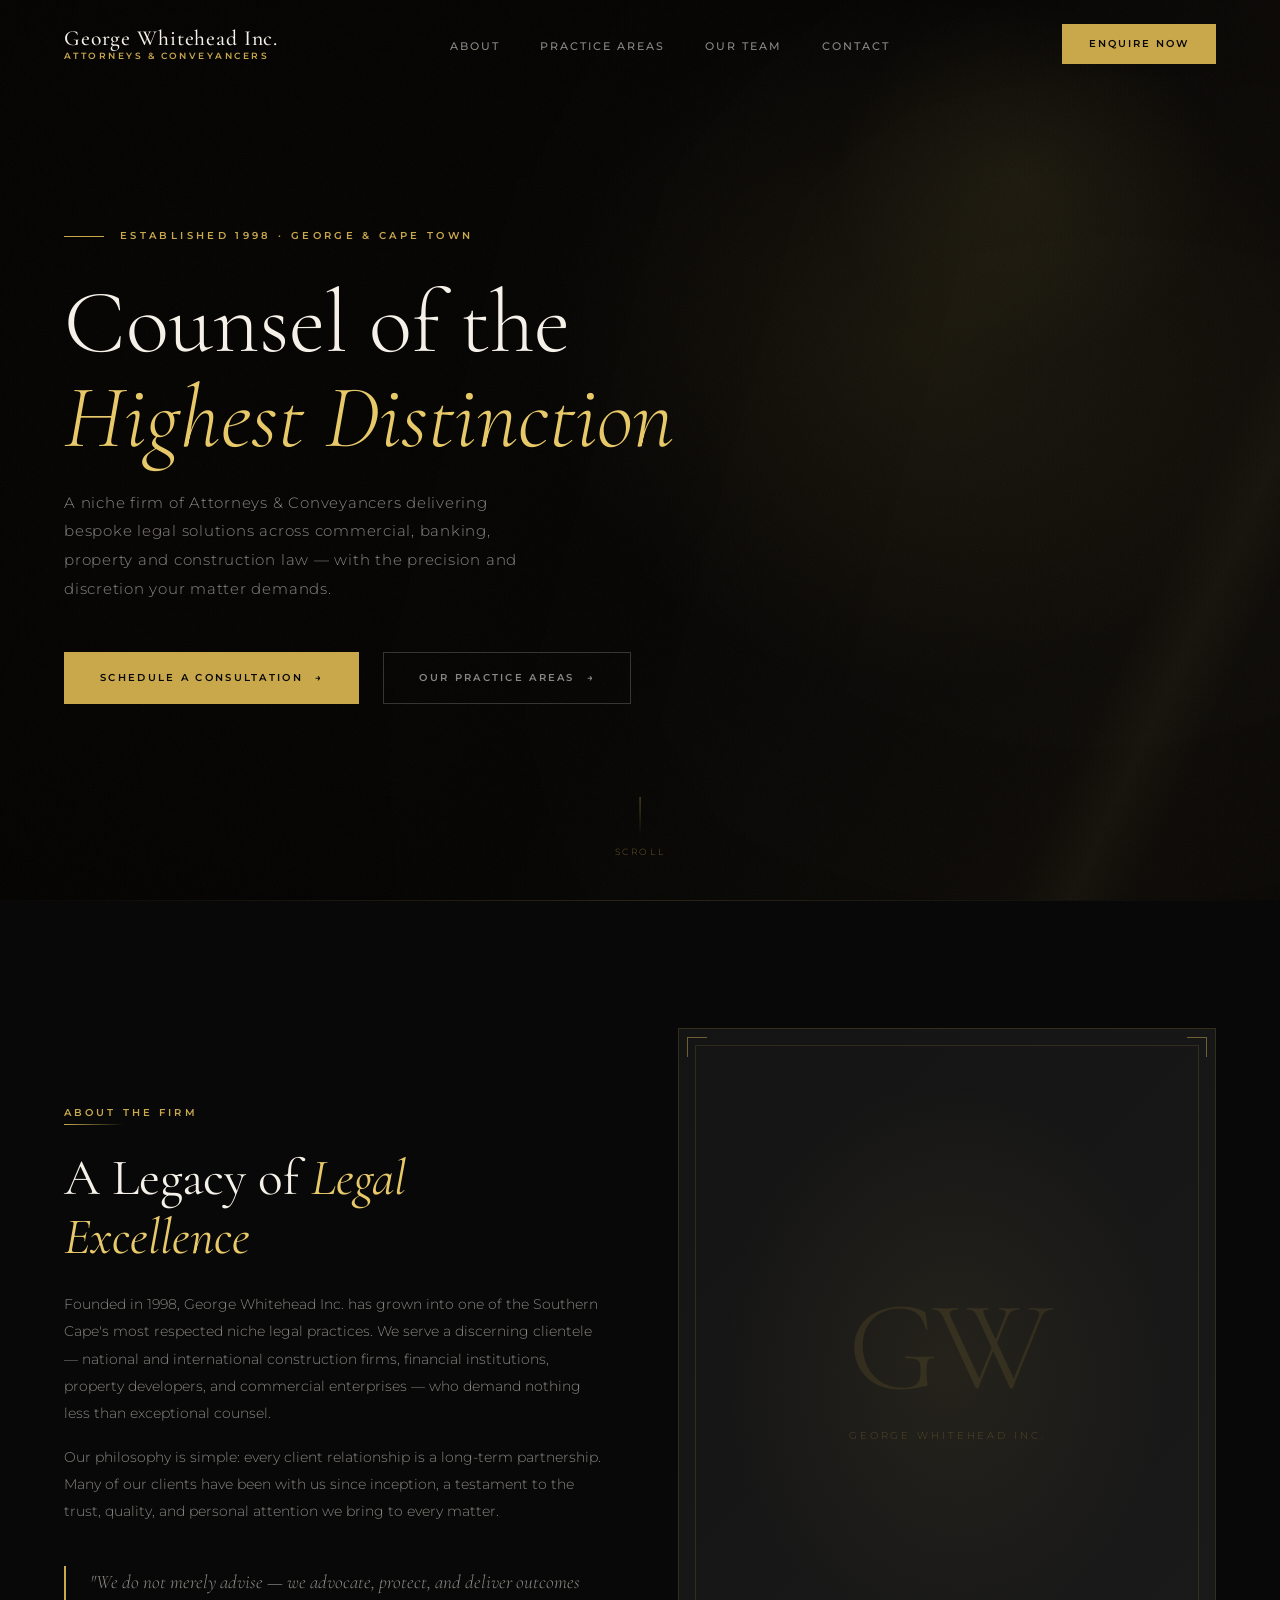
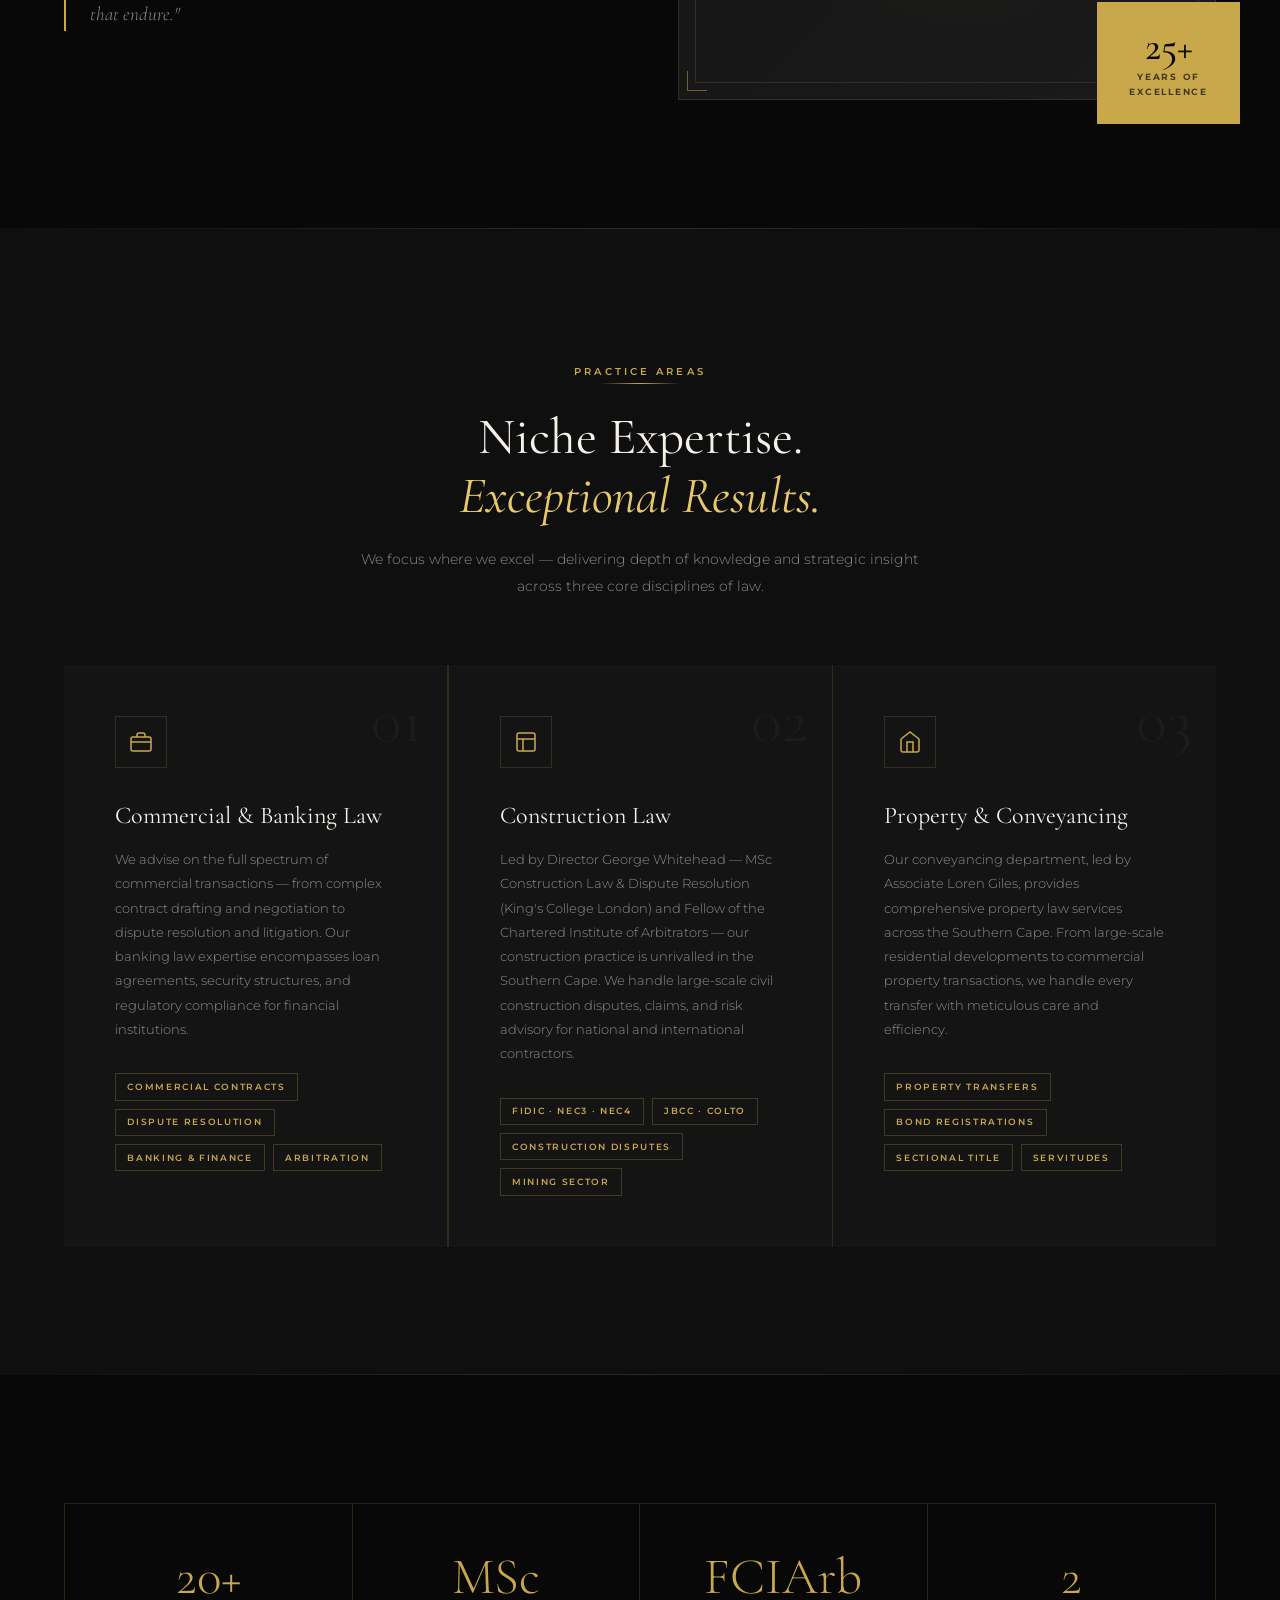
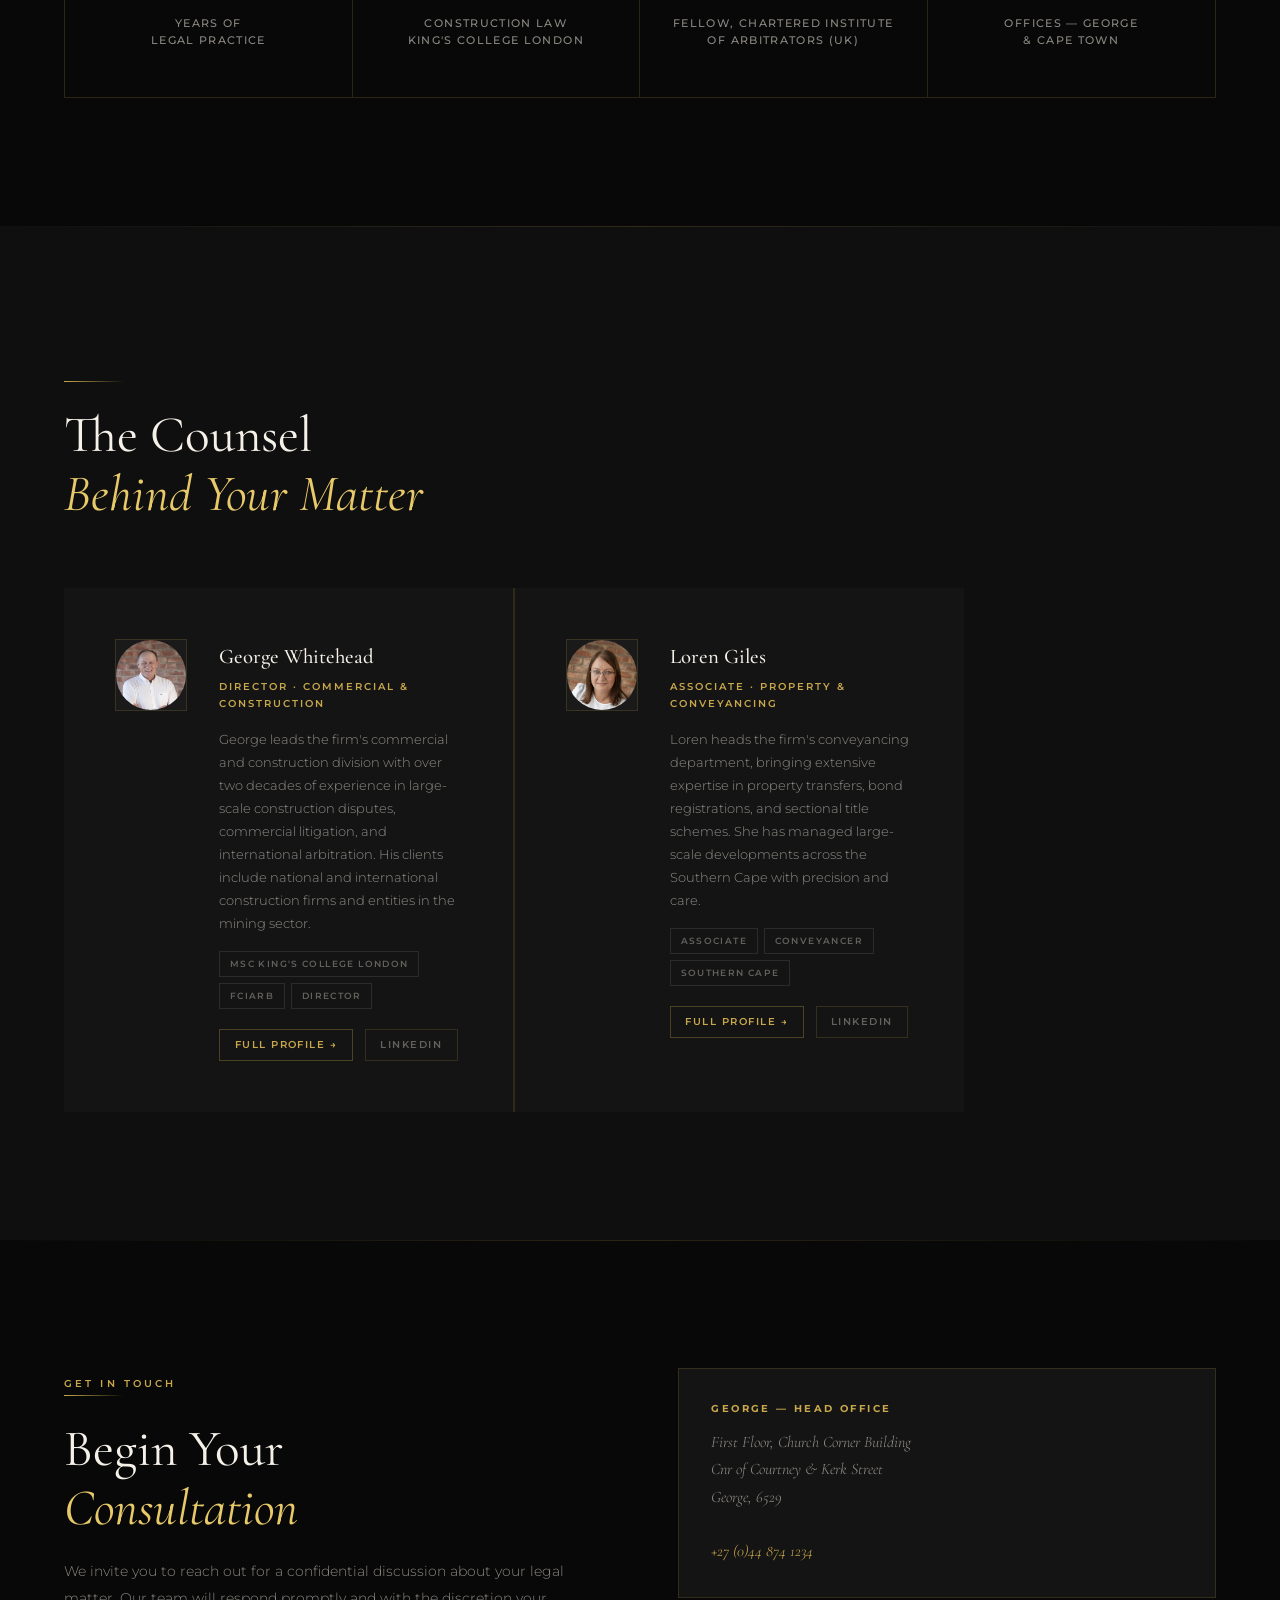
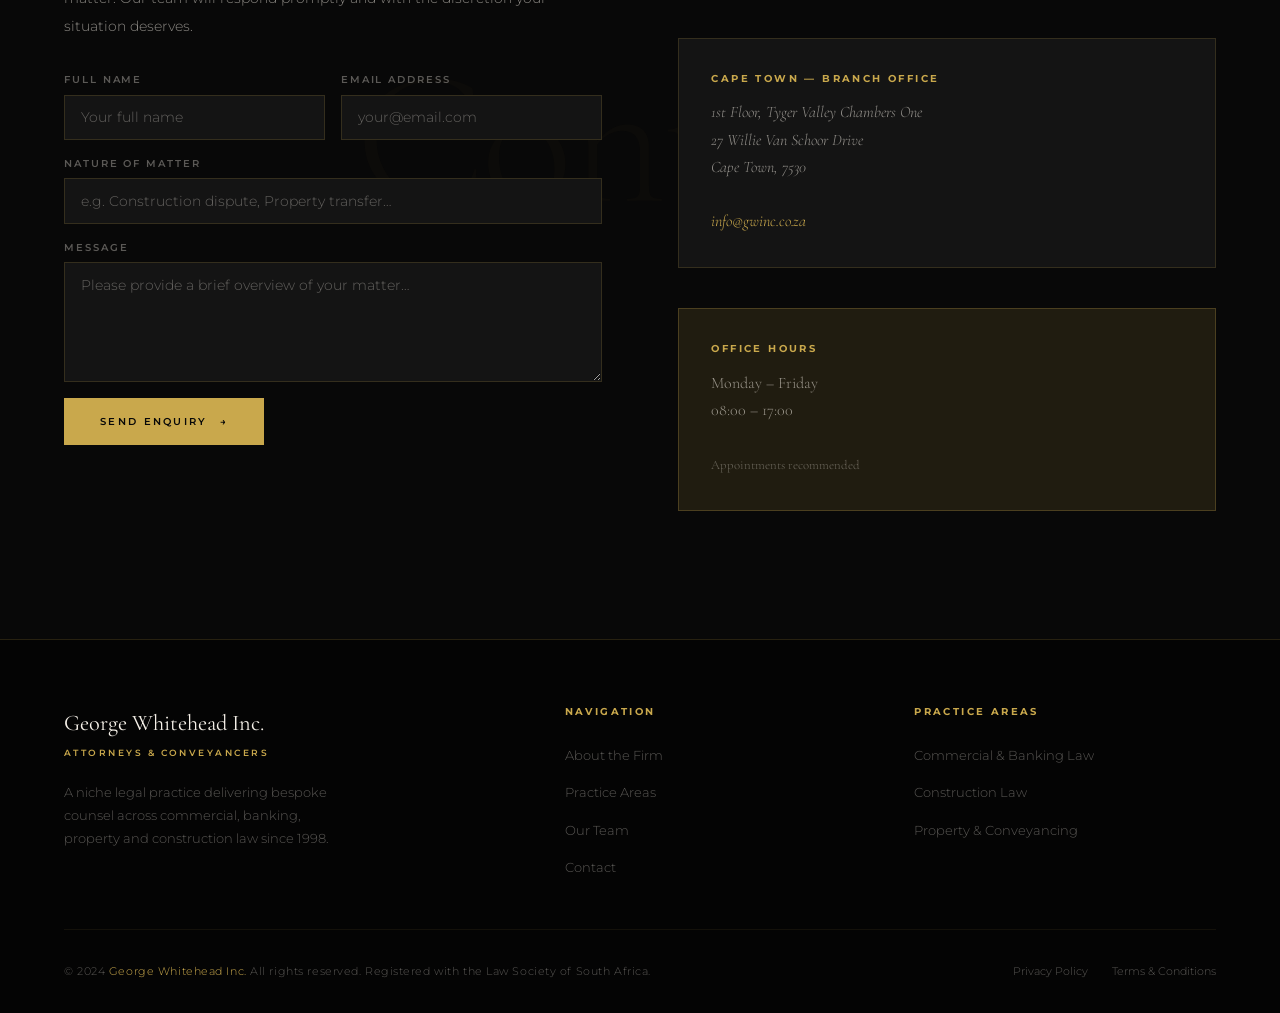
<file: index.html>
<!DOCTYPE html>
<html lang="en">

<head>
  <meta charset="UTF-8" />
  <meta name="viewport" content="width=device-width, initial-scale=1.0" />
  <title>George Whitehead Inc. | Attorneys & Conveyancers | George &amp; Cape Town</title>
  <meta name="description"
    content="George Whitehead Inc. — a niche firm of Attorneys & Conveyancers established in 1998, specialising in commercial, banking, property and construction law. Offices in George and Cape Town, South Africa." />
  <link rel="stylesheet" href="styles.css" />
  <link rel="preconnect" href="https://fonts.googleapis.com" />
  <link rel="preconnect" href="https://fonts.gstatic.com" crossorigin />
</head>

<body>

  <!-- ══════════════════════════════════════════
       NAVIGATION
  ══════════════════════════════════════════ -->
  <header class="nav" role="banner">
    <div class="container">
      <div class="nav__inner">

        <a href="#home" class="nav__logo" aria-label="George Whitehead Inc. — Home">
          <span class="nav__logo-main">George Whitehead Inc.</span>
          <span class="nav__logo-sub">Attorneys &amp; Conveyancers</span>
        </a>

        <nav aria-label="Primary navigation">
          <ul class="nav__links">
            <li><a href="about.html" class="nav__link">About</a></li>
            <li><a href="practice.html" class="nav__link">Practice Areas</a></li>
            <li><a href="team.html" class="nav__link">Our Team</a></li>
            <li><a href="contact.html" class="nav__link">Contact</a></li>
          </ul>
        </nav>

        <a href="contact.html" class="nav__cta" id="nav-cta">Enquire Now</a>

        <button class="nav__hamburger" aria-label="Open menu" aria-expanded="false" aria-controls="nav-links">
          <span></span>
          <span></span>
          <span></span>
        </button>

      </div>
    </div>
  </header>

  <main>

    <!-- ══════════════════════════════════════════
         HERO
    ══════════════════════════════════════════ -->
    <section class="hero" id="home" aria-label="Hero">

      <div class="hero__photo" aria-hidden="true"></div>
      <div class="hero__bg" aria-hidden="true"></div>


      <div class="container hero__content">

        <div class="hero__est reveal">
          <span class="hero__est-line" aria-hidden="true"></span>
          <span class="hero__est-text">Established 1998 · George &amp; Cape Town</span>
        </div>

        <h1 class="hero__title reveal reveal-delay-1">
          Counsel of the
          <em>Highest Distinction</em>
        </h1>

        <p class="hero__subtitle reveal reveal-delay-2">
          A niche firm of Attorneys &amp; Conveyancers delivering bespoke legal solutions across commercial, banking,
          property and construction law — with the precision and discretion your matter demands.
        </p>

        <div class="hero__actions reveal reveal-delay-3">
          <a href="#contact" class="btn-primary" id="hero-cta-primary">
            Schedule a Consultation
            <span class="btn-arrow" aria-hidden="true">→</span>
          </a>
          <a href="#practice" class="btn-ghost" id="hero-cta-secondary">
            Our Practice Areas
            <span class="btn-arrow" aria-hidden="true">→</span>
          </a>
        </div>

      </div>

      <div class="hero__scroll" aria-hidden="true">
        <span class="hero__scroll-line"></span>
        <span class="hero__scroll-text">Scroll</span>
      </div>

    </section>

    <!-- ══════════════════════════════════════════
         ABOUT
    ══════════════════════════════════════════ -->
    <section class="about" id="about" aria-labelledby="about-heading">
      <div class="container">
        <div class="about__grid">

          <div class="about__left">
            <span class="section-label reveal">About the Firm</span>
            <span class="gold-line reveal reveal-delay-1" aria-hidden="true"></span>
            <h2 class="section-title reveal reveal-delay-1" id="about-heading">
              A Legacy of <em>Legal Excellence</em>
            </h2>
            <div class="about__body">
              <p class="section-body reveal reveal-delay-2">
                Founded in 1998, George Whitehead Inc. has grown into one of the Southern Cape's most respected niche
                legal practices. We serve a discerning clientele — national and international construction firms,
                financial institutions, property developers, and commercial enterprises — who demand nothing less than
                exceptional counsel.
              </p>
              <p class="section-body reveal reveal-delay-3" style="margin-top:1rem;">
                Our philosophy is simple: every client relationship is a long-term partnership. Many of our clients have
                been with us since inception, a testament to the trust, quality, and personal attention we bring to
                every matter.
              </p>
            </div>

            <blockquote class="about__quote reveal reveal-delay-4">
              <p class="about__quote-text">
                "We do not merely advise — we advocate, protect, and deliver outcomes that endure."
              </p>
            </blockquote>
          </div>

          <div class="about__right reveal reveal-delay-2">
            <div class="about__image-frame">
              <div class="about__corner about__corner--tl" aria-hidden="true"></div>
              <div class="about__corner about__corner--tr" aria-hidden="true"></div>
              <div class="about__corner about__corner--bl" aria-hidden="true"></div>
              <div class="about__corner about__corner--br" aria-hidden="true"></div>
              <div class="about__frame-inner">
                <span class="about__monogram" aria-hidden="true">GW</span>
                <span class="about__frame-text">George Whitehead Inc.</span>
              </div>
            </div>
            <div class="about__stat-strip" aria-label="25 years of legal excellence">
              <span class="about__stat-num">25+</span>
              <span class="about__stat-label">Years of<br>Excellence</span>
            </div>
          </div>

        </div>
      </div>
    </section>

    <!-- ══════════════════════════════════════════
         PRACTICE AREAS
    ══════════════════════════════════════════ -->
    <section class="practice" id="practice" aria-labelledby="practice-heading">
      <div class="container">

        <header class="practice__header">
          <span class="section-label reveal">Practice Areas</span>
          <span class="gold-line gold-line--center reveal reveal-delay-1" aria-hidden="true"></span>
          <h2 class="section-title reveal reveal-delay-1" id="practice-heading">
            Niche Expertise.<br><em>Exceptional Results.</em>
          </h2>
          <p class="section-body reveal reveal-delay-2">
            We focus where we excel — delivering depth of knowledge and strategic insight across three core disciplines
            of law.
          </p>
        </header>

        <div class="practice__grid">

          <!-- Card 1: Commercial & Banking -->
          <article class="practice-card reveal" aria-labelledby="pa-commercial">
            <span class="practice-card__num" aria-hidden="true">01</span>
            <div class="practice-card__icon" aria-hidden="true">
              <!-- Briefcase icon -->
              <svg viewBox="0 0 24 24" aria-hidden="true">
                <rect x="2" y="7" width="20" height="14" rx="2" ry="2" />
                <path d="M16 7V5a2 2 0 0 0-2-2h-4a2 2 0 0 0-2 2v2" />
                <line x1="12" y1="12" x2="12" y2="12" />
                <line x1="2" y1="12" x2="22" y2="12" />
              </svg>
            </div>
            <h3 class="practice-card__title" id="pa-commercial">Commercial &amp; Banking Law</h3>
            <p class="practice-card__body">
              We advise on the full spectrum of commercial transactions — from complex contract drafting and negotiation
              to dispute resolution and litigation. Our banking law expertise encompasses loan agreements, security
              structures, and regulatory compliance for financial institutions.
            </p>
            <ul class="practice-card__tags" aria-label="Areas of focus">
              <li class="practice-card__tag">Commercial Contracts</li>
              <li class="practice-card__tag">Dispute Resolution</li>
              <li class="practice-card__tag">Banking &amp; Finance</li>
              <li class="practice-card__tag">Arbitration</li>
            </ul>
          </article>

          <!-- Card 2: Construction Law -->
          <article class="practice-card reveal reveal-delay-1" aria-labelledby="pa-construction">
            <span class="practice-card__num" aria-hidden="true">02</span>
            <div class="practice-card__icon" aria-hidden="true">
              <!-- Building icon -->
              <svg viewBox="0 0 24 24" aria-hidden="true">
                <rect x="3" y="3" width="18" height="18" rx="2" />
                <path d="M3 9h18" />
                <path d="M9 21V9" />
              </svg>
            </div>
            <h3 class="practice-card__title" id="pa-construction">Construction Law</h3>
            <p class="practice-card__body">
              Led by Director George Whitehead — MSc Construction Law &amp; Dispute Resolution (King's College London)
              and Fellow of the Chartered Institute of Arbitrators — our construction practice is unrivalled in the
              Southern Cape. We handle large-scale civil construction disputes, claims, and risk advisory for national
              and international contractors.
            </p>
            <ul class="practice-card__tags" aria-label="Areas of focus">
              <li class="practice-card__tag">FIDIC · NEC3 · NEC4</li>
              <li class="practice-card__tag">JBCC · COLTO</li>
              <li class="practice-card__tag">Construction Disputes</li>
              <li class="practice-card__tag">Mining Sector</li>
            </ul>
          </article>

          <!-- Card 3: Property & Conveyancing -->
          <article class="practice-card reveal reveal-delay-2" aria-labelledby="pa-property">
            <span class="practice-card__num" aria-hidden="true">03</span>
            <div class="practice-card__icon" aria-hidden="true">
              <!-- Home icon -->
              <svg viewBox="0 0 24 24" aria-hidden="true">
                <path d="M3 9l9-7 9 7v11a2 2 0 0 1-2 2H5a2 2 0 0 1-2-2z" />
                <polyline points="9 22 9 12 15 12 15 22" />
              </svg>
            </div>
            <h3 class="practice-card__title" id="pa-property">Property &amp; Conveyancing</h3>
            <p class="practice-card__body">
              Our conveyancing department, led by Associate Loren Giles, provides comprehensive property law services
              across the Southern Cape. From large-scale residential developments to commercial property transactions,
              we handle every transfer with meticulous care and efficiency.
            </p>
            <ul class="practice-card__tags" aria-label="Areas of focus">
              <li class="practice-card__tag">Property Transfers</li>
              <li class="practice-card__tag">Bond Registrations</li>
              <li class="practice-card__tag">Sectional Title</li>
              <li class="practice-card__tag">Servitudes</li>
            </ul>
          </article>

        </div>
      </div>
    </section>

    <!-- ══════════════════════════════════════════
         STATS / DIFFERENTIATORS
    ══════════════════════════════════════════ -->
    <section class="stats" aria-label="Firm credentials and statistics">
      <div class="container">
        <div class="stats__grid">

          <div class="stat-item reveal">
            <div class="stat-item__num" data-count="25" data-suffix="+">25+</div>
            <div class="stat-item__label">Years of<br>Legal Practice</div>
          </div>

          <div class="stat-item reveal reveal-delay-1">
            <div class="stat-item__num">MSc</div>
            <div class="stat-item__label">Construction Law<br>King's College London</div>
          </div>

          <div class="stat-item reveal reveal-delay-2">
            <div class="stat-item__num">FCIArb</div>
            <div class="stat-item__label">Fellow, Chartered Institute<br>of Arbitrators (UK)</div>
          </div>

          <div class="stat-item reveal reveal-delay-3">
            <div class="stat-item__num">2</div>
            <div class="stat-item__label">Offices — George<br>&amp; Cape Town</div>
          </div>

        </div>
      </div>
    </section>

    <!-- ══════════════════════════════════════════
         TEAM
    ══════════════════════════════════════════ -->
    <section class="team" id="team" aria-labelledby="team-heading">
      <div class="container">

        <header class="team__header">
          <span class="section-label reveal">Our Team</span>
          <span class="gold-line reveal reveal-delay-1" aria-hidden="true"></span>
          <h2 class="section-title reveal reveal-delay-1" id="team-heading">
            The Counsel<br><em>Behind Your Matter</em>
          </h2>
        </header>

        <div class="team__grid">

          <!-- George Whitehead -->
          <article class="team-card reveal" aria-labelledby="team-gw">
            <div class="team-card__avatar" aria-hidden="true">
              <img src="George-Whitehead.jpg" alt="George Whitehead"
                style="width:100%;height:100%;object-fit:cover;object-position:top;border-radius:50%;"
                onerror="this.style.display='none';this.parentElement.querySelector('.team-card__initials').style.display='flex';" />
              <span class="team-card__initials" style="display:none;">GW</span>
            </div>
            <div class="team-card__info">
              <h3 class="team-card__name" id="team-gw">George Whitehead</h3>
              <p class="team-card__role">Director · Commercial &amp; Construction</p>
              <p class="team-card__bio">
                George leads the firm's commercial and construction division with over two decades of experience in
                large-scale construction disputes, commercial litigation, and international arbitration. His clients
                include national and international construction firms and entities in the mining sector.
              </p>
              <ul class="team-card__credentials" aria-label="Credentials">
                <li class="team-card__cred">MSc King's College London</li>
                <li class="team-card__cred">FCIArb</li>
                <li class="team-card__cred">Director</li>
              </ul>
              <div style="display:flex;gap:0.75rem;margin-top:1.25rem;flex-wrap:wrap;">
                <a href="team.html"
                  style="font-size:0.62rem;font-weight:600;letter-spacing:0.15em;text-transform:uppercase;color:var(--clr-gold);border:1px solid rgba(201,168,76,0.3);padding:0.4rem 0.9rem;transition:background 0.3s,color 0.3s;"
                  onmouseover="this.style.background='var(--clr-gold)';this.style.color='var(--clr-bg)';"
                  onmouseout="this.style.background='';this.style.color='var(--clr-gold)';">Full Profile →</a>
                <a href="https://www.linkedin.com/in/george-whitehead-80679b160/" target="_blank"
                  rel="noopener noreferrer"
                  style="font-size:0.62rem;font-weight:600;letter-spacing:0.15em;text-transform:uppercase;color:var(--clr-text-subtle);border:1px solid var(--clr-border);padding:0.4rem 0.9rem;transition:color 0.3s;"
                  onmouseover="this.style.color='var(--clr-gold)';"
                  onmouseout="this.style.color='var(--clr-text-subtle)';">LinkedIn</a>
              </div>
            </div>
          </article>

          <!-- Loren Giles -->
          <article class="team-card reveal reveal-delay-1" aria-labelledby="team-lg">
            <div class="team-card__avatar" aria-hidden="true">
              <img src="Loren-Giles.jpg" alt="Loren Giles"
                style="width:100%;height:100%;object-fit:cover;object-position:top;border-radius:50%;"
                onerror="this.style.display='none';this.parentElement.querySelector('.team-card__initials').style.display='flex';" />
              <span class="team-card__initials" style="display:none;">LG</span>
            </div>
            <div class="team-card__info">
              <h3 class="team-card__name" id="team-lg">Loren Giles</h3>
              <p class="team-card__role">Associate · Property &amp; Conveyancing</p>
              <p class="team-card__bio">
                Loren heads the firm's conveyancing department, bringing extensive expertise in property transfers, bond
                registrations, and sectional title schemes. She has managed large-scale developments across the Southern
                Cape with precision and care.
              </p>
              <ul class="team-card__credentials" aria-label="Credentials">
                <li class="team-card__cred">Associate</li>
                <li class="team-card__cred">Conveyancer</li>
                <li class="team-card__cred">Southern Cape</li>
              </ul>
              <div style="display:flex;gap:0.75rem;margin-top:1.25rem;flex-wrap:wrap;">
                <a href="team.html"
                  style="font-size:0.62rem;font-weight:600;letter-spacing:0.15em;text-transform:uppercase;color:var(--clr-gold);border:1px solid rgba(201,168,76,0.3);padding:0.4rem 0.9rem;transition:background 0.3s,color 0.3s;"
                  onmouseover="this.style.background='var(--clr-gold)';this.style.color='var(--clr-bg)';"
                  onmouseout="this.style.background='';this.style.color='var(--clr-gold)';">Full Profile →</a>
                <a href="https://www.linkedin.com/in/loren-giles-1b86869a/" target="_blank" rel="noopener noreferrer"
                  style="font-size:0.62rem;font-weight:600;letter-spacing:0.15em;text-transform:uppercase;color:var(--clr-text-subtle);border:1px solid var(--clr-border);padding:0.4rem 0.9rem;transition:color 0.3s;"
                  onmouseover="this.style.color='var(--clr-gold)';"
                  onmouseout="this.style.color='var(--clr-text-subtle)';">LinkedIn</a>
              </div>
            </div>
          </article>

        </div>

      </div>
    </section>

    <!-- ══════════════════════════════════════════
         CONTACT
    ══════════════════════════════════════════ -->
    <section class="contact" id="contact" aria-labelledby="contact-heading">
      <div class="container">

        <div class="contact__bg-text" aria-hidden="true">Contact</div>

        <div class="contact__inner">

          <div class="contact__left">
            <span class="section-label reveal">Get in Touch</span>
            <span class="gold-line reveal reveal-delay-1" aria-hidden="true"></span>
            <h2 class="section-title reveal reveal-delay-1" id="contact-heading">
              Begin Your<br><em>Consultation</em>
            </h2>
            <p class="section-body reveal reveal-delay-2" style="margin-top:1.25rem;">
              We invite you to reach out for a confidential discussion about your legal matter. Our team will respond
              promptly and with the discretion your situation deserves.
            </p>

            <form class="contact__form reveal reveal-delay-3" novalidate aria-label="Contact form">
              <div class="form-row">
                <div class="form-group">
                  <label class="form-label" for="form-name">Full Name</label>
                  <input class="form-input" type="text" id="form-name" name="name" placeholder="Your full name" required
                    autocomplete="name" />
                </div>
                <div class="form-group">
                  <label class="form-label" for="form-email">Email Address</label>
                  <input class="form-input" type="email" id="form-email" name="email" placeholder="your@email.com"
                    required autocomplete="email" />
                </div>
              </div>
              <div class="form-group">
                <label class="form-label" for="form-matter">Nature of Matter</label>
                <input class="form-input" type="text" id="form-matter" name="matter"
                  placeholder="e.g. Construction dispute, Property transfer…" />
              </div>
              <div class="form-group">
                <label class="form-label" for="form-message">Message</label>
                <textarea class="form-textarea" id="form-message" name="message"
                  placeholder="Please provide a brief overview of your matter…" rows="5"></textarea>
              </div>
              <button type="submit" class="btn-primary" id="form-submit" style="align-self:flex-start;">
                Send Enquiry
                <span class="btn-arrow" aria-hidden="true">→</span>
              </button>
            </form>
          </div>

          <div class="contact__right reveal reveal-delay-2">

            <div class="contact__office">
              <p class="contact__office-city">George — Head Office</p>
              <address class="contact__office-addr">
                First Floor, Church Corner Building<br>
                Cnr of Courtney &amp; Kerk Street<br>
                George, 6529<br>
                <br>
                <a href="tel:+27448741234" style="color:var(--clr-gold);">+27 (0)44 874 1234</a>
              </address>
            </div>

            <div class="contact__office">
              <p class="contact__office-city">Cape Town — Branch Office</p>
              <address class="contact__office-addr">
                1st Floor, Tyger Valley Chambers One<br>
                27 Willie Van Schoor Drive<br>
                Cape Town, 7530<br>
                <br>
                <a href="mailto:info@gwinc.co.za" style="color:var(--clr-gold);">info@gwinc.co.za</a>
              </address>
            </div>

            <div class="contact__office" style="border-color:rgba(201,168,76,0.25); background:var(--clr-gold-dim);">
              <p class="contact__office-city">Office Hours</p>
              <p class="contact__office-addr">
                Monday – Friday<br>
                08:00 – 17:00<br>
                <br>
                <span style="color:var(--clr-text-subtle); font-size:0.8rem;">Appointments recommended</span>
              </p>
            </div>

          </div>

        </div>
      </div>
    </section>

  </main>

  <!-- ══════════════════════════════════════════
       FOOTER
  ══════════════════════════════════════════ -->
  <footer class="footer" role="contentinfo">
    <div class="container">

      <div class="footer__top">

        <div class="footer__brand">
          <p class="footer__brand-name">George Whitehead Inc.</p>
          <p class="footer__brand-tag">Attorneys &amp; Conveyancers</p>
          <p class="footer__brand-desc">
            A niche legal practice delivering bespoke counsel across commercial, banking, property and construction law
            since 1998.
          </p>
        </div>

        <div>
          <p class="footer__col-title">Navigation</p>
          <ul class="footer__links">
            <li><a href="about.html" class="footer__link">About the Firm</a></li>
            <li><a href="practice.html" class="footer__link">Practice Areas</a></li>
            <li><a href="team.html" class="footer__link">Our Team</a></li>
            <li><a href="contact.html" class="footer__link">Contact</a></li>
          </ul>
        </div>

        <div>
          <p class="footer__col-title">Practice Areas</p>
          <ul class="footer__links">
            <li><a href="practice.html#commercial" class="footer__link">Commercial &amp; Banking Law</a></li>
            <li><a href="practice.html#construction" class="footer__link">Construction Law</a></li>
            <li><a href="practice.html#conveyancing" class="footer__link">Property &amp; Conveyancing</a></li>
          </ul>
        </div>

      </div>

      <div class="footer__bottom">
        <p class="footer__copy">
          &copy; 2024 <span>George Whitehead Inc.</span> All rights reserved. Registered with the Law Society of South
          Africa.
        </p>
        <nav class="footer__legal" aria-label="Legal links">
          <a href="privacy-policy.html">Privacy Policy</a>
          <a href="terms-conditions.html">Terms &amp; Conditions</a>
        </nav>
      </div>

    </div>
  </footer>

  <script src="script.js"></script>
</body>

</html>
</file>
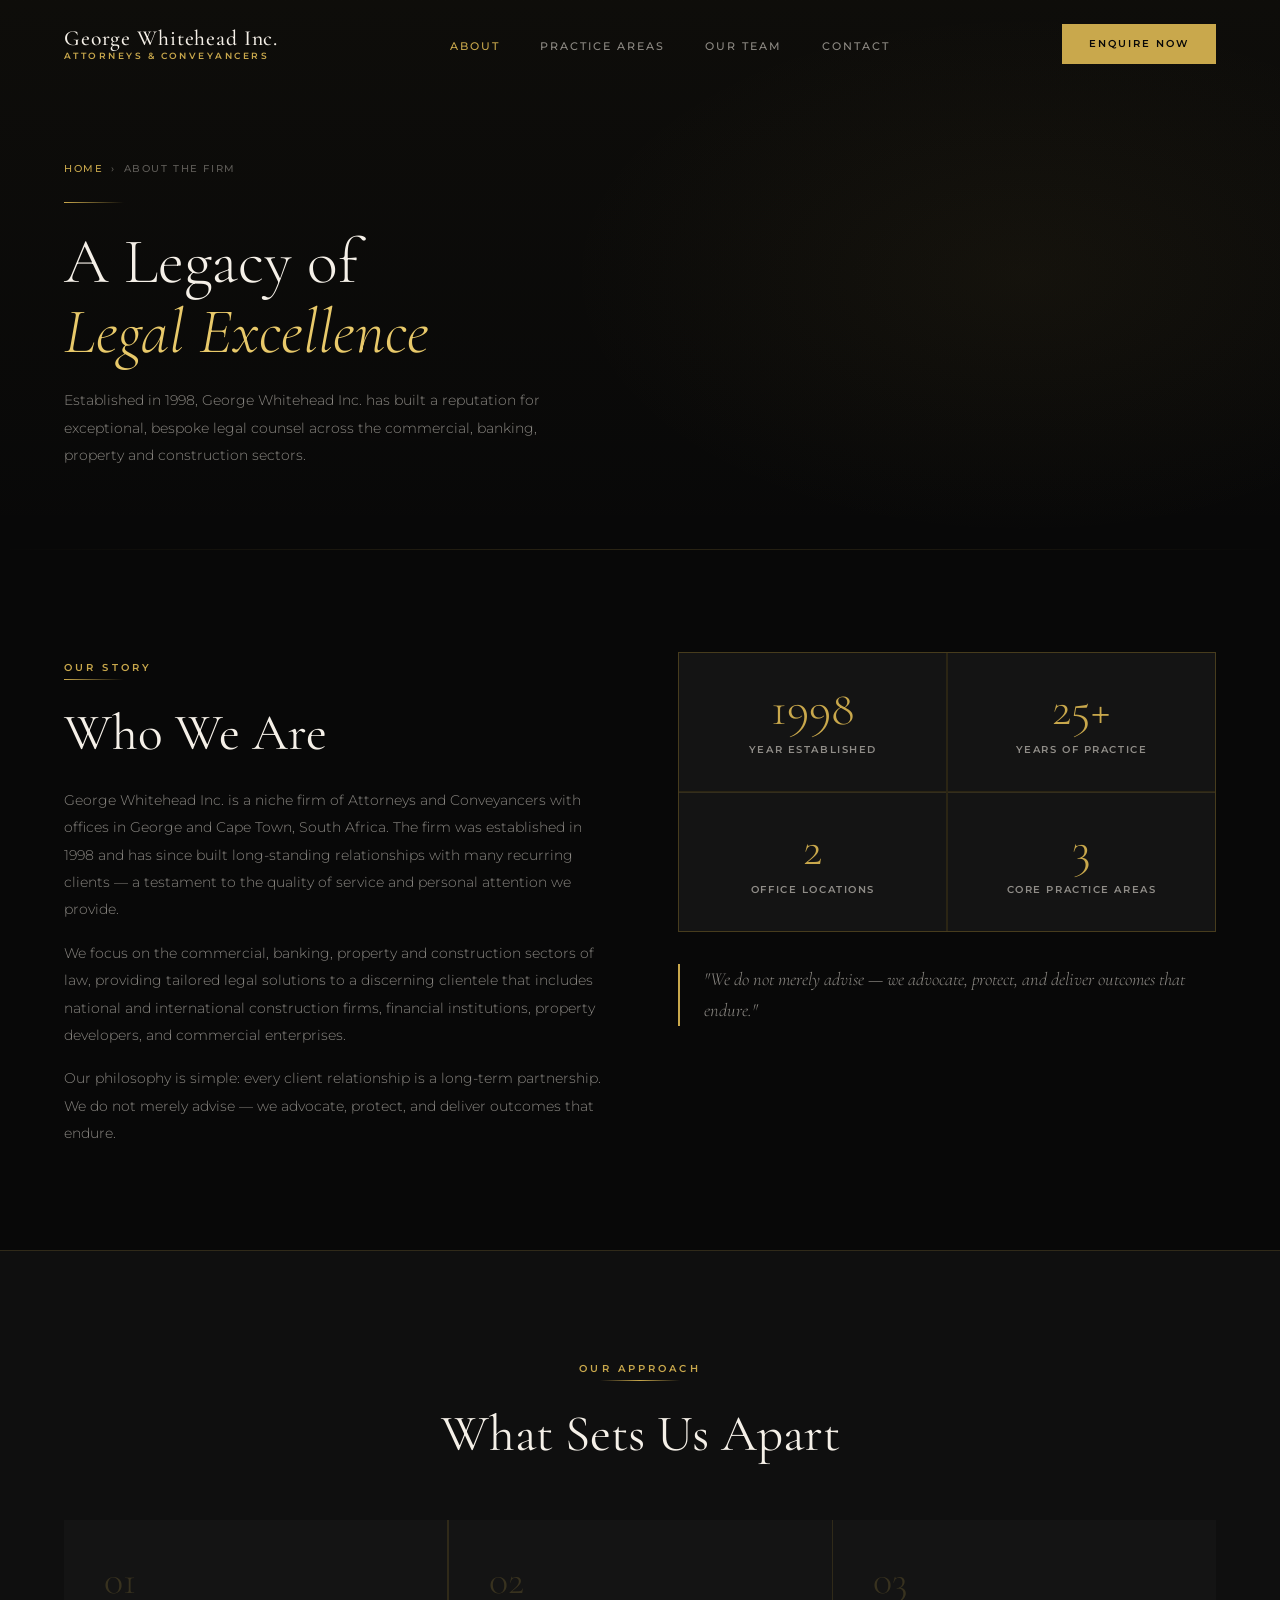
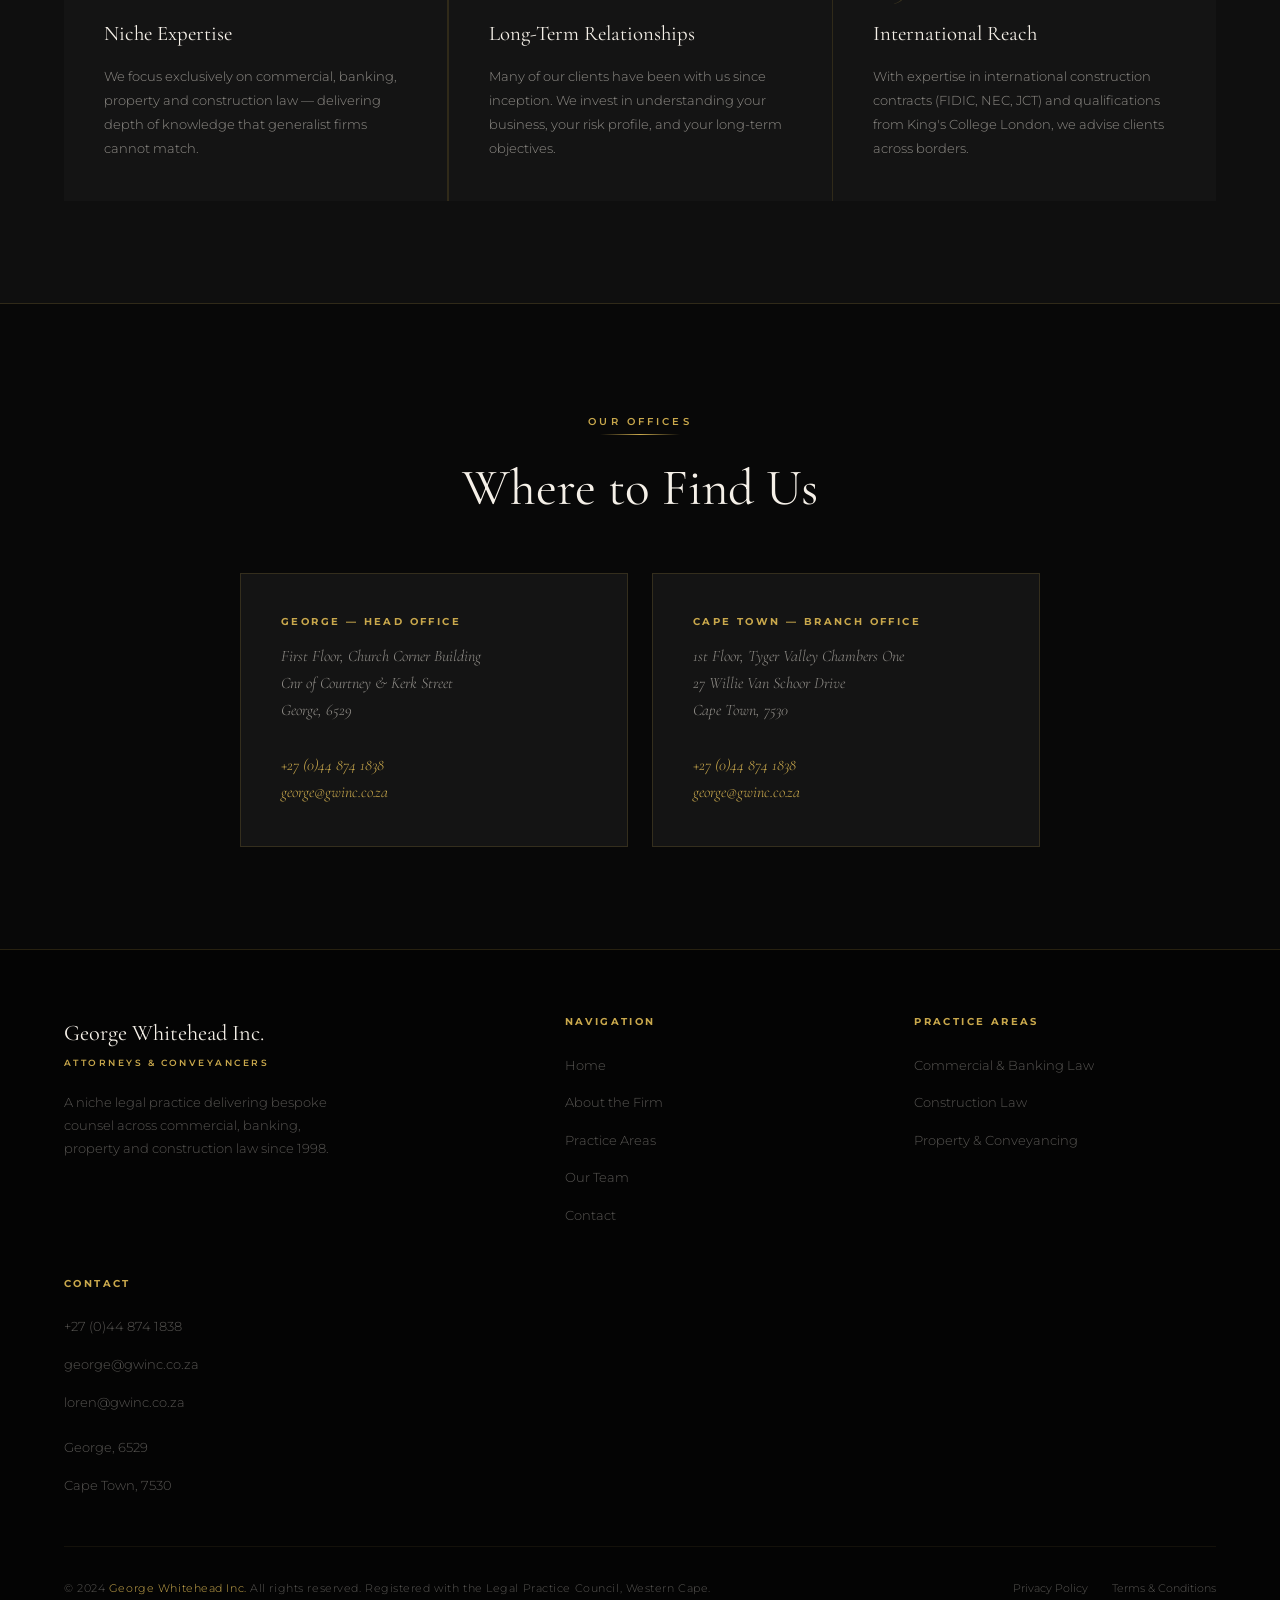
<file: about.html>
<!DOCTYPE html>
<html lang="en">

<head>
    <meta charset="UTF-8" />
    <meta name="viewport" content="width=device-width, initial-scale=1.0" />
    <title>About the Firm | George Whitehead Inc. — Attorneys &amp; Conveyancers</title>
    <meta name="description"
        content="George Whitehead Inc. — a niche firm of Attorneys & Conveyancers established in 1998, specialising in commercial, banking, property and construction law. Offices in George and Cape Town." />
    <link rel="stylesheet" href="styles.css" />
    <link rel="stylesheet" href="pages.css" />
    <link rel="preconnect" href="https://fonts.googleapis.com" />
    <link rel="preconnect" href="https://fonts.gstatic.com" crossorigin />
</head>

<body>

    <main>

        <!-- ── Page Hero ── -->
        <section class="page-hero">
            <div class="container page-hero__inner">
                <div class="page-hero__breadcrumb">
                    <a href="index.html">Home</a>
                    <span class="page-hero__breadcrumb-sep">›</span>
                    <span>About the Firm</span>
                </div>
                <span class="gold-line"></span>
                <h1 class="page-hero__title">
                    A Legacy of<br><em>Legal Excellence</em>
                </h1>
                <p class="page-hero__subtitle">
                    Established in 1998, George Whitehead Inc. has built a reputation for exceptional, bespoke legal
                    counsel across the commercial, banking, property and construction sectors.
                </p>
            </div>
        </section>

        <!-- ── About Body ── -->
        <section style="padding: clamp(4rem,8vw,7rem) 0; background: var(--clr-bg);">
            <div class="container">
                <div style="display:grid; grid-template-columns:1fr 1fr; gap: clamp(3rem,6vw,7rem); align-items:start;">

                    <div class="reveal">
                        <span class="section-label">Our Story</span>
                        <span class="gold-line"></span>
                        <h2 class="section-title" style="margin-bottom:1.5rem;">Who We Are</h2>
                        <p class="section-body" style="margin-bottom:1rem;">
                            George Whitehead Inc. is a niche firm of Attorneys and Conveyancers with offices in George
                            and Cape Town, South Africa. The firm was established in 1998 and has since built
                            long-standing relationships with many recurring clients — a testament to the quality of
                            service and personal attention we provide.
                        </p>
                        <p class="section-body" style="margin-bottom:1rem;">
                            We focus on the commercial, banking, property and construction sectors of law, providing
                            tailored legal solutions to a discerning clientele that includes national and international
                            construction firms, financial institutions, property developers, and commercial enterprises.
                        </p>
                        <p class="section-body">
                            Our philosophy is simple: every client relationship is a long-term partnership. We do not
                            merely advise — we advocate, protect, and deliver outcomes that endure.
                        </p>
                    </div>

                    <div class="reveal reveal-delay-1">
                        <!-- Stat grid -->
                        <div
                            style="display:grid; grid-template-columns:1fr 1fr; gap:1.5px; background:var(--clr-border); border:1px solid var(--clr-border); margin-bottom:2rem;">
                            <div style="background:var(--clr-surface); padding:2rem; text-align:center;">
                                <div
                                    style="font-family:var(--ff-serif); font-size:3rem; font-weight:300; color:var(--clr-gold); line-height:1;">
                                    1998</div>
                                <div
                                    style="font-size:0.65rem; font-weight:600; letter-spacing:0.15em; text-transform:uppercase; color:var(--clr-text-muted); margin-top:0.5rem;">
                                    Year Established</div>
                            </div>
                            <div style="background:var(--clr-surface); padding:2rem; text-align:center;">
                                <div
                                    style="font-family:var(--ff-serif); font-size:3rem; font-weight:300; color:var(--clr-gold); line-height:1;">
                                    25+</div>
                                <div
                                    style="font-size:0.65rem; font-weight:600; letter-spacing:0.15em; text-transform:uppercase; color:var(--clr-text-muted); margin-top:0.5rem;">
                                    Years of Practice</div>
                            </div>
                            <div
                                style="background:var(--clr-surface); padding:2rem; text-align:center; border-top:1.5px solid var(--clr-border);">
                                <div
                                    style="font-family:var(--ff-serif); font-size:3rem; font-weight:300; color:var(--clr-gold); line-height:1;">
                                    2</div>
                                <div
                                    style="font-size:0.65rem; font-weight:600; letter-spacing:0.15em; text-transform:uppercase; color:var(--clr-text-muted); margin-top:0.5rem;">
                                    Office Locations</div>
                            </div>
                            <div
                                style="background:var(--clr-surface); padding:2rem; text-align:center; border-top:1.5px solid var(--clr-border);">
                                <div
                                    style="font-family:var(--ff-serif); font-size:3rem; font-weight:300; color:var(--clr-gold); line-height:1;">
                                    3</div>
                                <div
                                    style="font-size:0.65rem; font-weight:600; letter-spacing:0.15em; text-transform:uppercase; color:var(--clr-text-muted); margin-top:0.5rem;">
                                    Core Practice Areas</div>
                            </div>
                        </div>

                        <blockquote style="padding-left:1.5rem; border-left:2px solid var(--clr-gold);">
                            <p
                                style="font-family:var(--ff-serif); font-size:1.15rem; font-style:italic; font-weight:300; color:var(--clr-text-muted); line-height:1.7;">
                                "We do not merely advise — we advocate, protect, and deliver outcomes that endure."
                            </p>
                        </blockquote>
                    </div>

                </div>
            </div>
        </section>

        <!-- ── Values ── -->
        <section
            style="padding: clamp(4rem,8vw,7rem) 0; background: var(--clr-bg-2); border-top:1px solid var(--clr-border); border-bottom:1px solid var(--clr-border);">
            <div class="container">
                <div style="text-align:center; margin-bottom:3.5rem;">
                    <span class="section-label reveal">Our Approach</span>
                    <span class="gold-line gold-line--center reveal reveal-delay-1"></span>
                    <h2 class="section-title reveal reveal-delay-1">What Sets Us Apart</h2>
                </div>
                <div
                    style="display:grid; grid-template-columns:repeat(3,1fr); gap:1.5px; background:var(--clr-border);">

                    <div class="reveal" style="background:var(--clr-surface); padding:2.5rem;">
                        <div
                            style="font-family:var(--ff-serif); font-size:2.5rem; font-weight:300; color:rgba(201,168,76,0.2); margin-bottom:1rem; line-height:1;">
                            01</div>
                        <h3
                            style="font-family:var(--ff-serif); font-size:1.3rem; font-weight:400; color:var(--clr-text); margin-bottom:0.75rem;">
                            Niche Expertise</h3>
                        <p style="font-size:0.82rem; line-height:1.85; color:var(--clr-text-muted);">We focus
                            exclusively on commercial, banking, property and construction law — delivering depth of
                            knowledge that generalist firms cannot match.</p>
                    </div>

                    <div class="reveal reveal-delay-1" style="background:var(--clr-surface); padding:2.5rem;">
                        <div
                            style="font-family:var(--ff-serif); font-size:2.5rem; font-weight:300; color:rgba(201,168,76,0.2); margin-bottom:1rem; line-height:1;">
                            02</div>
                        <h3
                            style="font-family:var(--ff-serif); font-size:1.3rem; font-weight:400; color:var(--clr-text); margin-bottom:0.75rem;">
                            Long-Term Relationships</h3>
                        <p style="font-size:0.82rem; line-height:1.85; color:var(--clr-text-muted);">Many of our clients
                            have been with us since inception. We invest in understanding your business, your risk
                            profile, and your long-term objectives.</p>
                    </div>

                    <div class="reveal reveal-delay-2" style="background:var(--clr-surface); padding:2.5rem;">
                        <div
                            style="font-family:var(--ff-serif); font-size:2.5rem; font-weight:300; color:rgba(201,168,76,0.2); margin-bottom:1rem; line-height:1;">
                            03</div>
                        <h3
                            style="font-family:var(--ff-serif); font-size:1.3rem; font-weight:400; color:var(--clr-text); margin-bottom:0.75rem;">
                            International Reach</h3>
                        <p style="font-size:0.82rem; line-height:1.85; color:var(--clr-text-muted);">With expertise in
                            international construction contracts (FIDIC, NEC, JCT) and qualifications from King's
                            College London, we advise clients across borders.</p>
                    </div>

                </div>
            </div>
        </section>

        <!-- ── Offices ── -->
        <section style="padding: clamp(4rem,8vw,7rem) 0; background: var(--clr-bg);">
            <div class="container">
                <div style="text-align:center; margin-bottom:3.5rem;">
                    <span class="section-label reveal">Our Offices</span>
                    <span class="gold-line gold-line--center reveal reveal-delay-1"></span>
                    <h2 class="section-title reveal reveal-delay-1">Where to Find Us</h2>
                </div>
                <div style="display:grid; grid-template-columns:1fr 1fr; gap:1.5rem; max-width:800px; margin:0 auto;">

                    <div class="reveal contact__office" style="padding:2.5rem;">
                        <p class="contact__office-city">George — Head Office</p>
                        <address class="contact__office-addr">
                            First Floor, Church Corner Building<br>
                            Cnr of Courtney &amp; Kerk Street<br>
                            George, 6529<br><br>
                            <a href="tel:+27448741838" style="color:var(--clr-gold);">+27 (0)44 874 1838</a><br>
                            <a href="mailto:george@gwinc.co.za" style="color:var(--clr-gold);">george@gwinc.co.za</a>
                        </address>
                    </div>

                    <div class="reveal reveal-delay-1 contact__office" style="padding:2.5rem;">
                        <p class="contact__office-city">Cape Town — Branch Office</p>
                        <address class="contact__office-addr">
                            1st Floor, Tyger Valley Chambers One<br>
                            27 Willie Van Schoor Drive<br>
                            Cape Town, 7530<br><br>
                            <a href="tel:+27448741838" style="color:var(--clr-gold);">+27 (0)44 874 1838</a><br>
                            <a href="mailto:george@gwinc.co.za" style="color:var(--clr-gold);">george@gwinc.co.za</a>
                        </address>
                    </div>

                </div>
            </div>
        </section>

    </main>

    <script src="components.js"></script>
</body>

</html>
</file>
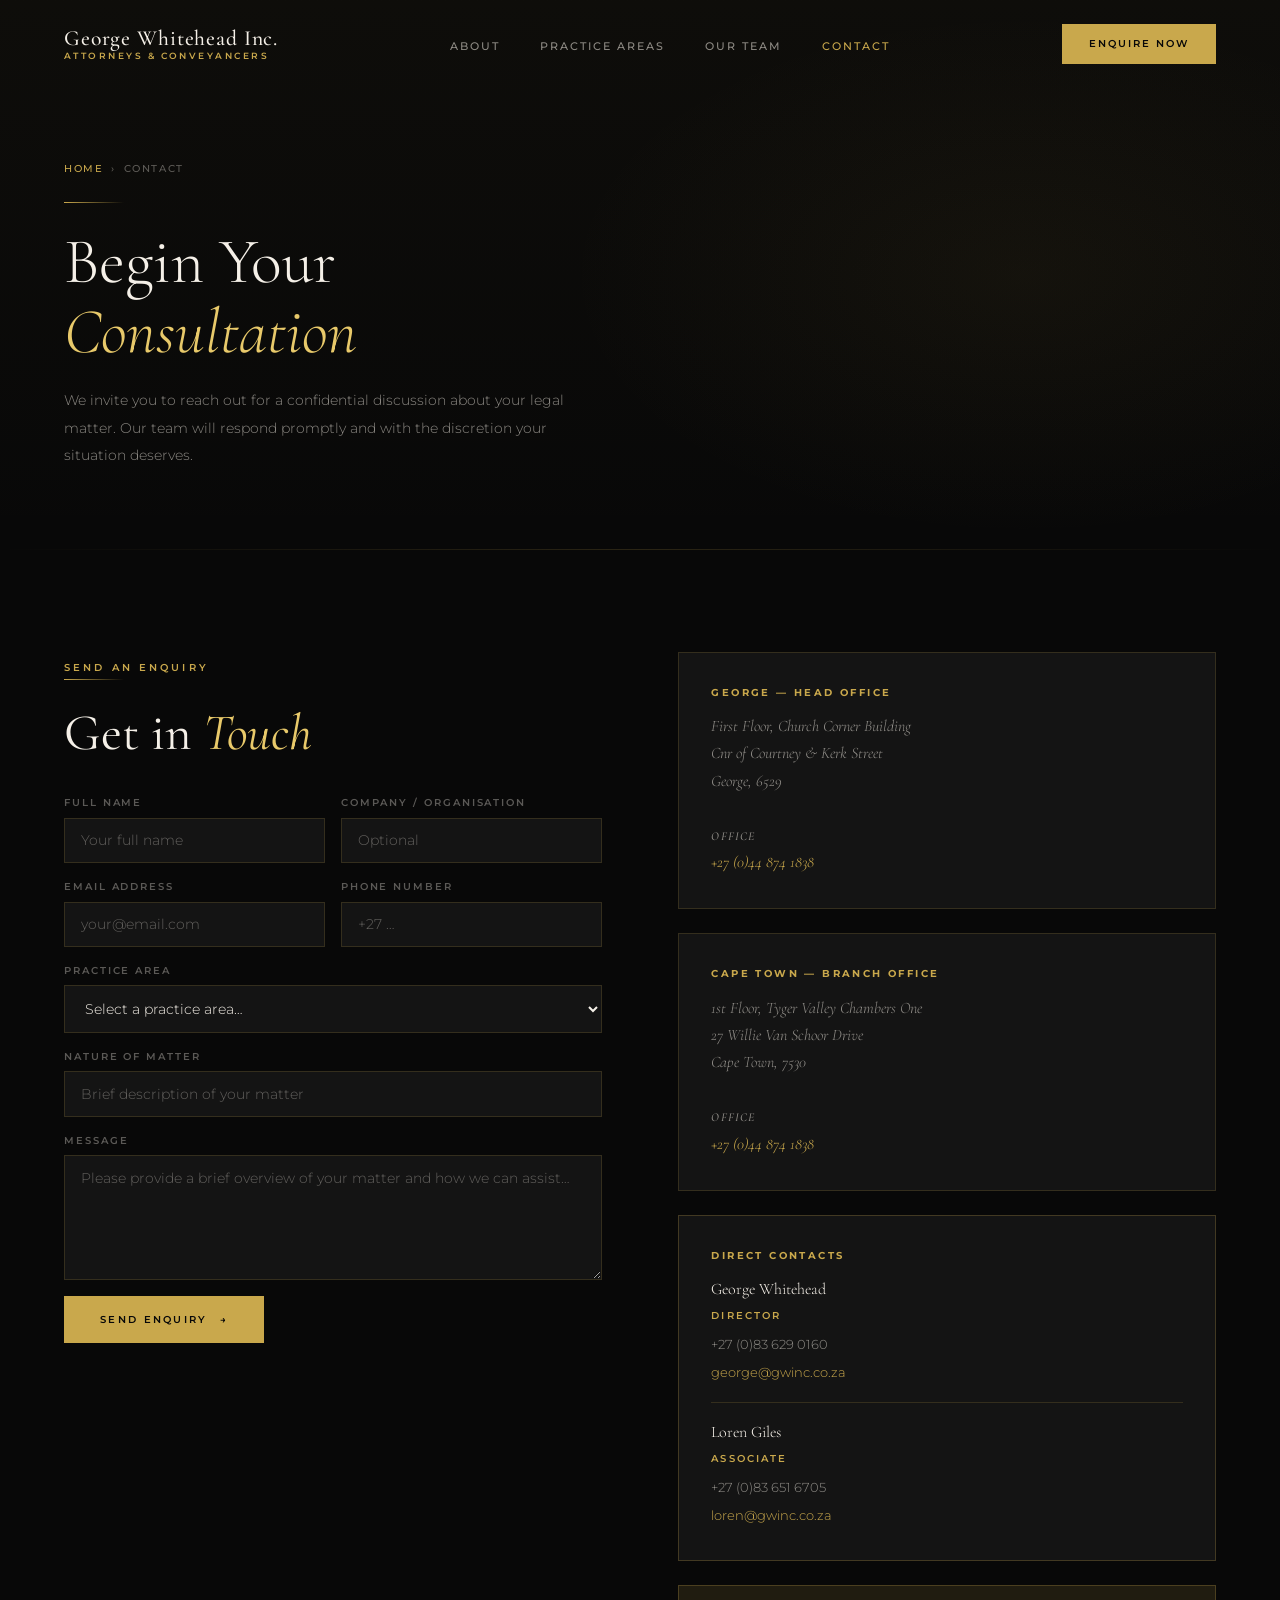
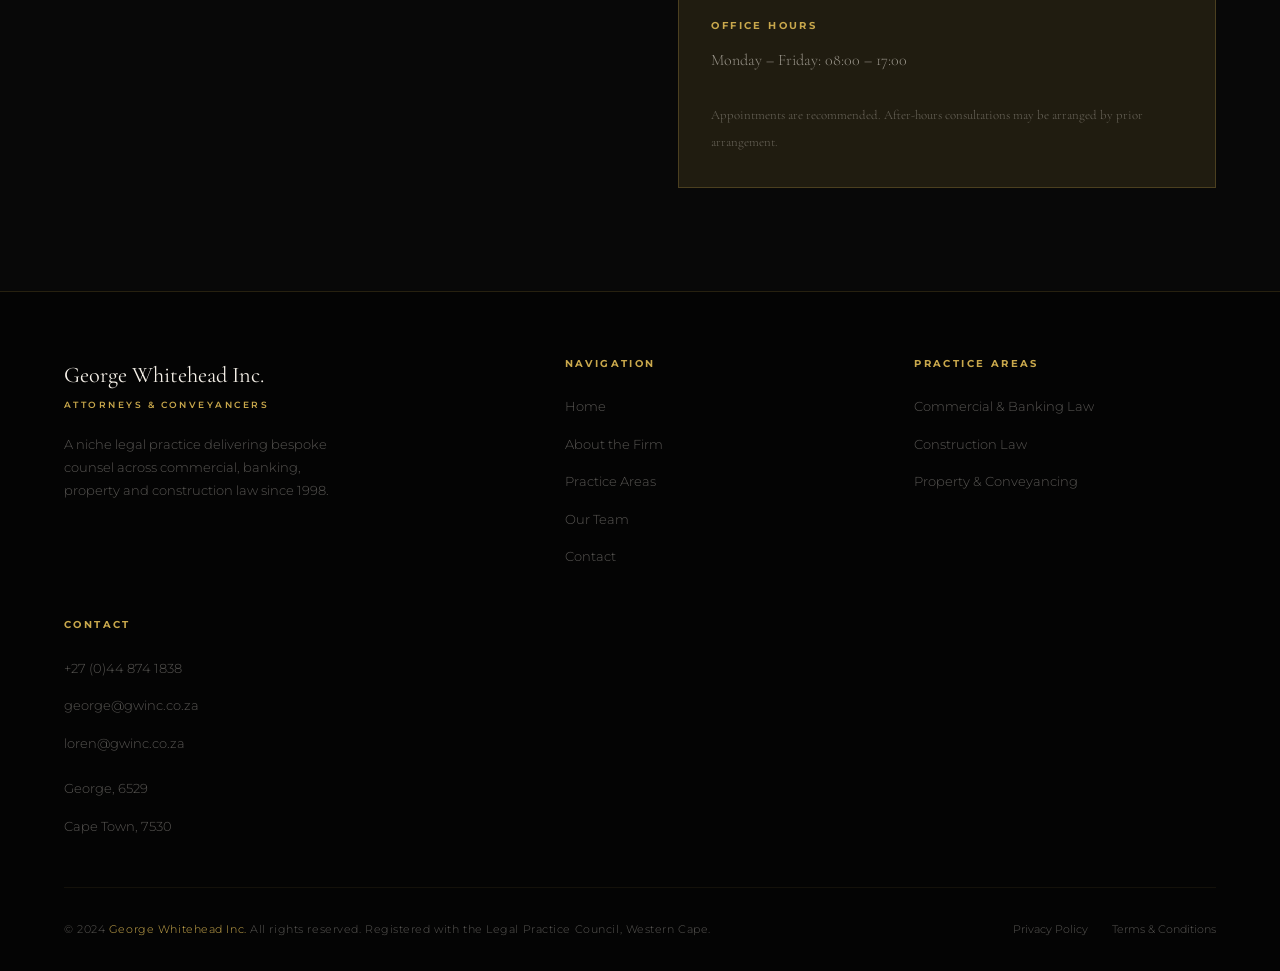
<file: contact.html>
<!DOCTYPE html>
<html lang="en">

<head>
    <meta charset="UTF-8" />
    <meta name="viewport" content="width=device-width, initial-scale=1.0" />
    <title>Contact Us | George Whitehead Inc. — Attorneys &amp; Conveyancers</title>
    <meta name="description"
        content="Contact George Whitehead Inc. — offices in George and Cape Town. Schedule a confidential consultation with our team of specialist attorneys and conveyancers." />
    <link rel="stylesheet" href="styles.css" />
    <link rel="stylesheet" href="pages.css" />
    <link rel="preconnect" href="https://fonts.googleapis.com" />
    <link rel="preconnect" href="https://fonts.gstatic.com" crossorigin />
</head>

<body>

    <main>

        <!-- ── Page Hero ── -->
        <section class="page-hero">
            <div class="container page-hero__inner">
                <div class="page-hero__breadcrumb">
                    <a href="index.html">Home</a>
                    <span class="page-hero__breadcrumb-sep">›</span>
                    <span>Contact</span>
                </div>
                <span class="gold-line"></span>
                <h1 class="page-hero__title">
                    Begin Your<br><em>Consultation</em>
                </h1>
                <p class="page-hero__subtitle">
                    We invite you to reach out for a confidential discussion about your legal matter. Our team will
                    respond promptly and with the discretion your situation deserves.
                </p>
            </div>
        </section>

        <!-- ── Contact Body ── -->
        <section style="padding: clamp(4rem,8vw,7rem) 0; background: var(--clr-bg);">
            <div class="container">
                <div style="display:grid; grid-template-columns:1fr 1fr; gap:clamp(3rem,6vw,7rem); align-items:start;">

                    <!-- Form -->
                    <div class="reveal">
                        <span class="section-label">Send an Enquiry</span>
                        <span class="gold-line"></span>
                        <h2 class="section-title" style="margin-bottom:1.5rem;">Get in <em>Touch</em></h2>

                        <form class="contact__form" id="contact-form" novalidate aria-label="Contact form">
                            <div class="form-row">
                                <div class="form-group">
                                    <label class="form-label" for="form-name">Full Name</label>
                                    <input class="form-input" type="text" id="form-name" name="name"
                                        placeholder="Your full name" required autocomplete="name" />
                                </div>
                                <div class="form-group">
                                    <label class="form-label" for="form-company">Company / Organisation</label>
                                    <input class="form-input" type="text" id="form-company" name="company"
                                        placeholder="Optional" autocomplete="organization" />
                                </div>
                            </div>
                            <div class="form-row">
                                <div class="form-group">
                                    <label class="form-label" for="form-email">Email Address</label>
                                    <input class="form-input" type="email" id="form-email" name="email"
                                        placeholder="your@email.com" required autocomplete="email" />
                                </div>
                                <div class="form-group">
                                    <label class="form-label" for="form-phone">Phone Number</label>
                                    <input class="form-input" type="tel" id="form-phone" name="phone"
                                        placeholder="+27 …" autocomplete="tel" />
                                </div>
                            </div>
                            <div class="form-group">
                                <label class="form-label" for="form-practice">Practice Area</label>
                                <select class="form-input" id="form-practice" name="practice" style="cursor:pointer;">
                                    <option value="" disabled selected>Select a practice area…</option>
                                    <option value="commercial">Commercial &amp; Banking Law</option>
                                    <option value="construction">Construction Law</option>
                                    <option value="conveyancing">Property &amp; Conveyancing</option>
                                    <option value="other">Other / General Enquiry</option>
                                </select>
                            </div>
                            <div class="form-group">
                                <label class="form-label" for="form-matter">Nature of Matter</label>
                                <input class="form-input" type="text" id="form-matter" name="matter"
                                    placeholder="Brief description of your matter" />
                            </div>
                            <div class="form-group">
                                <label class="form-label" for="form-message">Message</label>
                                <textarea class="form-textarea" id="form-message" name="message"
                                    placeholder="Please provide a brief overview of your matter and how we can assist…"
                                    rows="6"></textarea>
                            </div>
                            <button type="submit" class="btn-primary" id="form-submit" style="align-self:flex-start;">
                                Send Enquiry
                                <span class="btn-arrow">→</span>
                            </button>
                        </form>
                    </div>

                    <!-- Offices & Direct Contacts -->
                    <div class="reveal reveal-delay-1" style="display:flex; flex-direction:column; gap:1.5rem;">

                        <div class="contact__office">
                            <p class="contact__office-city">George — Head Office</p>
                            <address class="contact__office-addr">
                                First Floor, Church Corner Building<br>
                                Cnr of Courtney &amp; Kerk Street<br>
                                George, 6529<br><br>
                                <strong
                                    style="color:var(--clr-text-muted); font-size:0.75rem; font-weight:500; letter-spacing:0.1em; text-transform:uppercase;">Office</strong><br>
                                <a href="tel:+27448741838" style="color:var(--clr-gold);">+27 (0)44 874 1838</a>
                            </address>
                        </div>

                        <div class="contact__office">
                            <p class="contact__office-city">Cape Town — Branch Office</p>
                            <address class="contact__office-addr">
                                1st Floor, Tyger Valley Chambers One<br>
                                27 Willie Van Schoor Drive<br>
                                Cape Town, 7530<br><br>
                                <strong
                                    style="color:var(--clr-text-muted); font-size:0.75rem; font-weight:500; letter-spacing:0.1em; text-transform:uppercase;">Office</strong><br>
                                <a href="tel:+27448741838" style="color:var(--clr-gold);">+27 (0)44 874 1838</a>
                            </address>
                        </div>

                        <!-- Direct contacts -->
                        <div class="contact__office" style="border-color:rgba(201,168,76,0.25);">
                            <p class="contact__office-city">Direct Contacts</p>
                            <div style="display:flex; flex-direction:column; gap:1rem; margin-top:0.5rem;">
                                <div>
                                    <p
                                        style="font-family:var(--ff-serif); font-size:1rem; color:var(--clr-text); margin-bottom:0.25rem;">
                                        George Whitehead</p>
                                    <p
                                        style="font-size:0.65rem; font-weight:600; letter-spacing:0.2em; text-transform:uppercase; color:var(--clr-gold); margin-bottom:0.5rem;">
                                        Director</p>
                                    <a href="tel:+27836290160"
                                        style="display:block; font-size:0.82rem; color:var(--clr-text-muted); margin-bottom:0.2rem;">+27
                                        (0)83 629 0160</a>
                                    <a href="mailto:george@gwinc.co.za"
                                        style="font-size:0.82rem; color:var(--clr-gold);">george@gwinc.co.za</a>
                                </div>
                                <div style="border-top:1px solid var(--clr-border); padding-top:1rem;">
                                    <p
                                        style="font-family:var(--ff-serif); font-size:1rem; color:var(--clr-text); margin-bottom:0.25rem;">
                                        Loren Giles</p>
                                    <p
                                        style="font-size:0.65rem; font-weight:600; letter-spacing:0.2em; text-transform:uppercase; color:var(--clr-gold); margin-bottom:0.5rem;">
                                        Associate</p>
                                    <a href="tel:+27836516705"
                                        style="display:block; font-size:0.82rem; color:var(--clr-text-muted); margin-bottom:0.2rem;">+27
                                        (0)83 651 6705</a>
                                    <a href="mailto:loren@gwinc.co.za"
                                        style="font-size:0.82rem; color:var(--clr-gold);">loren@gwinc.co.za</a>
                                </div>
                            </div>
                        </div>

                        <div class="contact__office"
                            style="background:var(--clr-gold-dim); border-color:rgba(201,168,76,0.25);">
                            <p class="contact__office-city">Office Hours</p>
                            <p class="contact__office-addr">
                                Monday – Friday: 08:00 – 17:00<br><br>
                                <span style="color:var(--clr-text-subtle); font-size:0.8rem;">Appointments are
                                    recommended. After-hours consultations may be arranged by prior arrangement.</span>
                            </p>
                        </div>

                    </div>
                </div>
            </div>
        </section>

    </main>

    <script src="components.js"></script>
    <script>
        const form = document.getElementById('contact-form');
        if (form)
        {
            form.addEventListener('submit', function (e) {
                e.preventDefault();
                var btn = form.querySelector('[type="submit"]');
                var original = btn.innerHTML;
                btn.innerHTML = 'Message Sent ✓';
                btn.style.background = 'transparent';
                btn.style.color = 'var(--clr-gold)';
                btn.style.borderColor = 'var(--clr-gold)';
                btn.disabled = true;
                setTimeout(function () {
                    btn.innerHTML = original;
                    btn.style.cssText = '';
                    btn.disabled = false;
                    form.reset();
                }, 4000);
            });
        }
    </script>
</body>

</html>
</file>
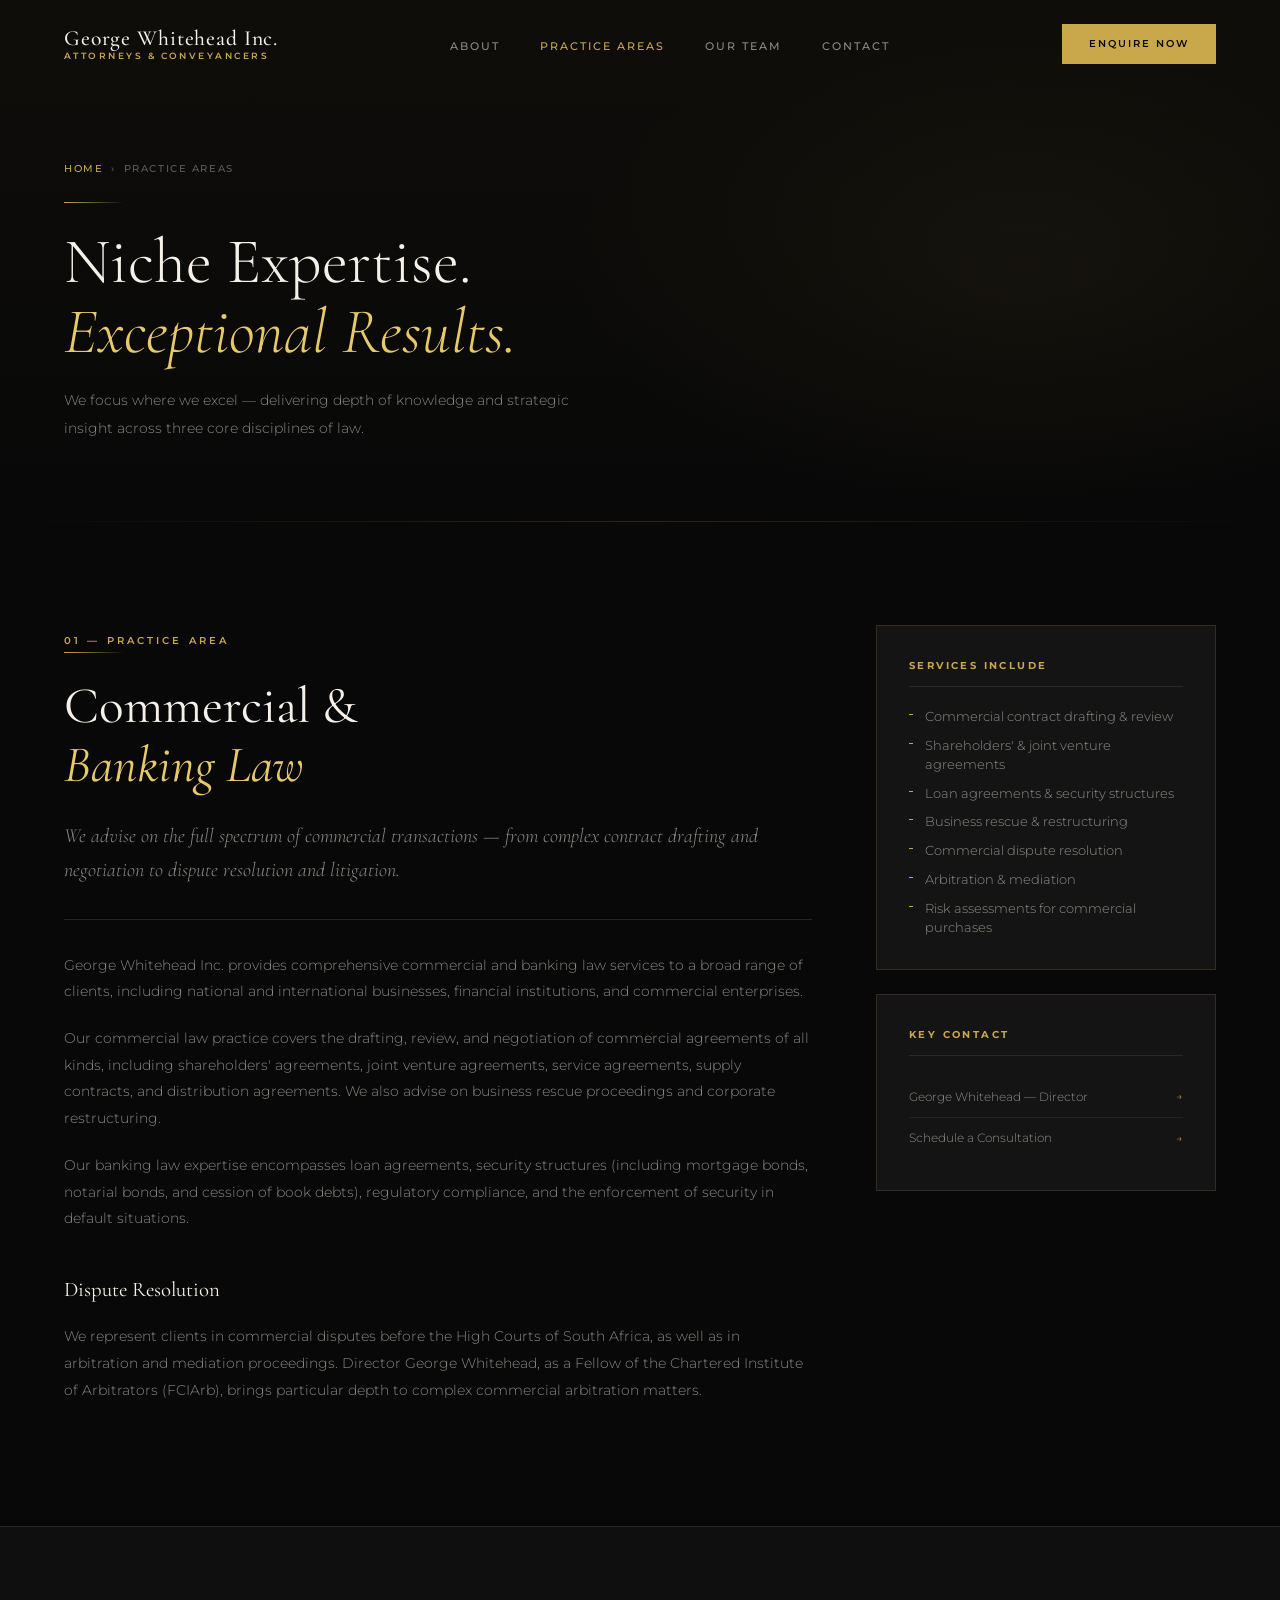
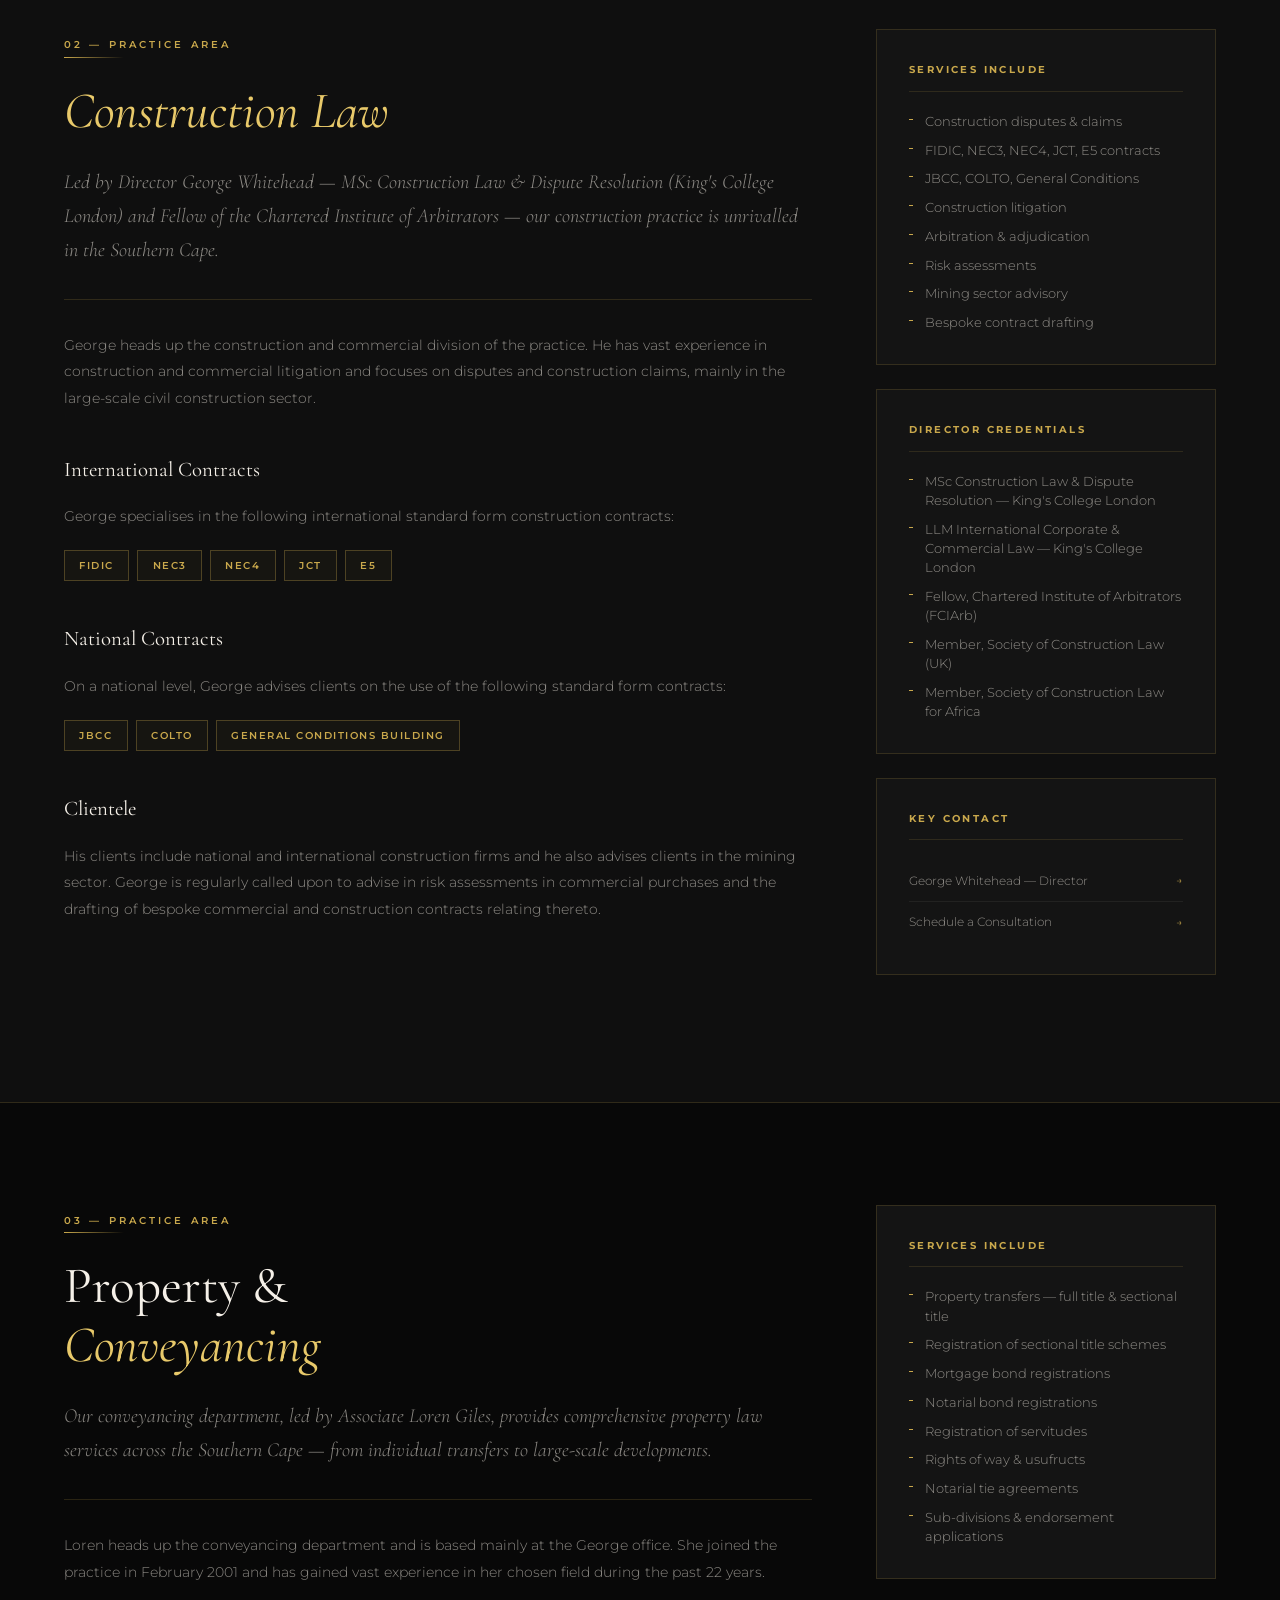
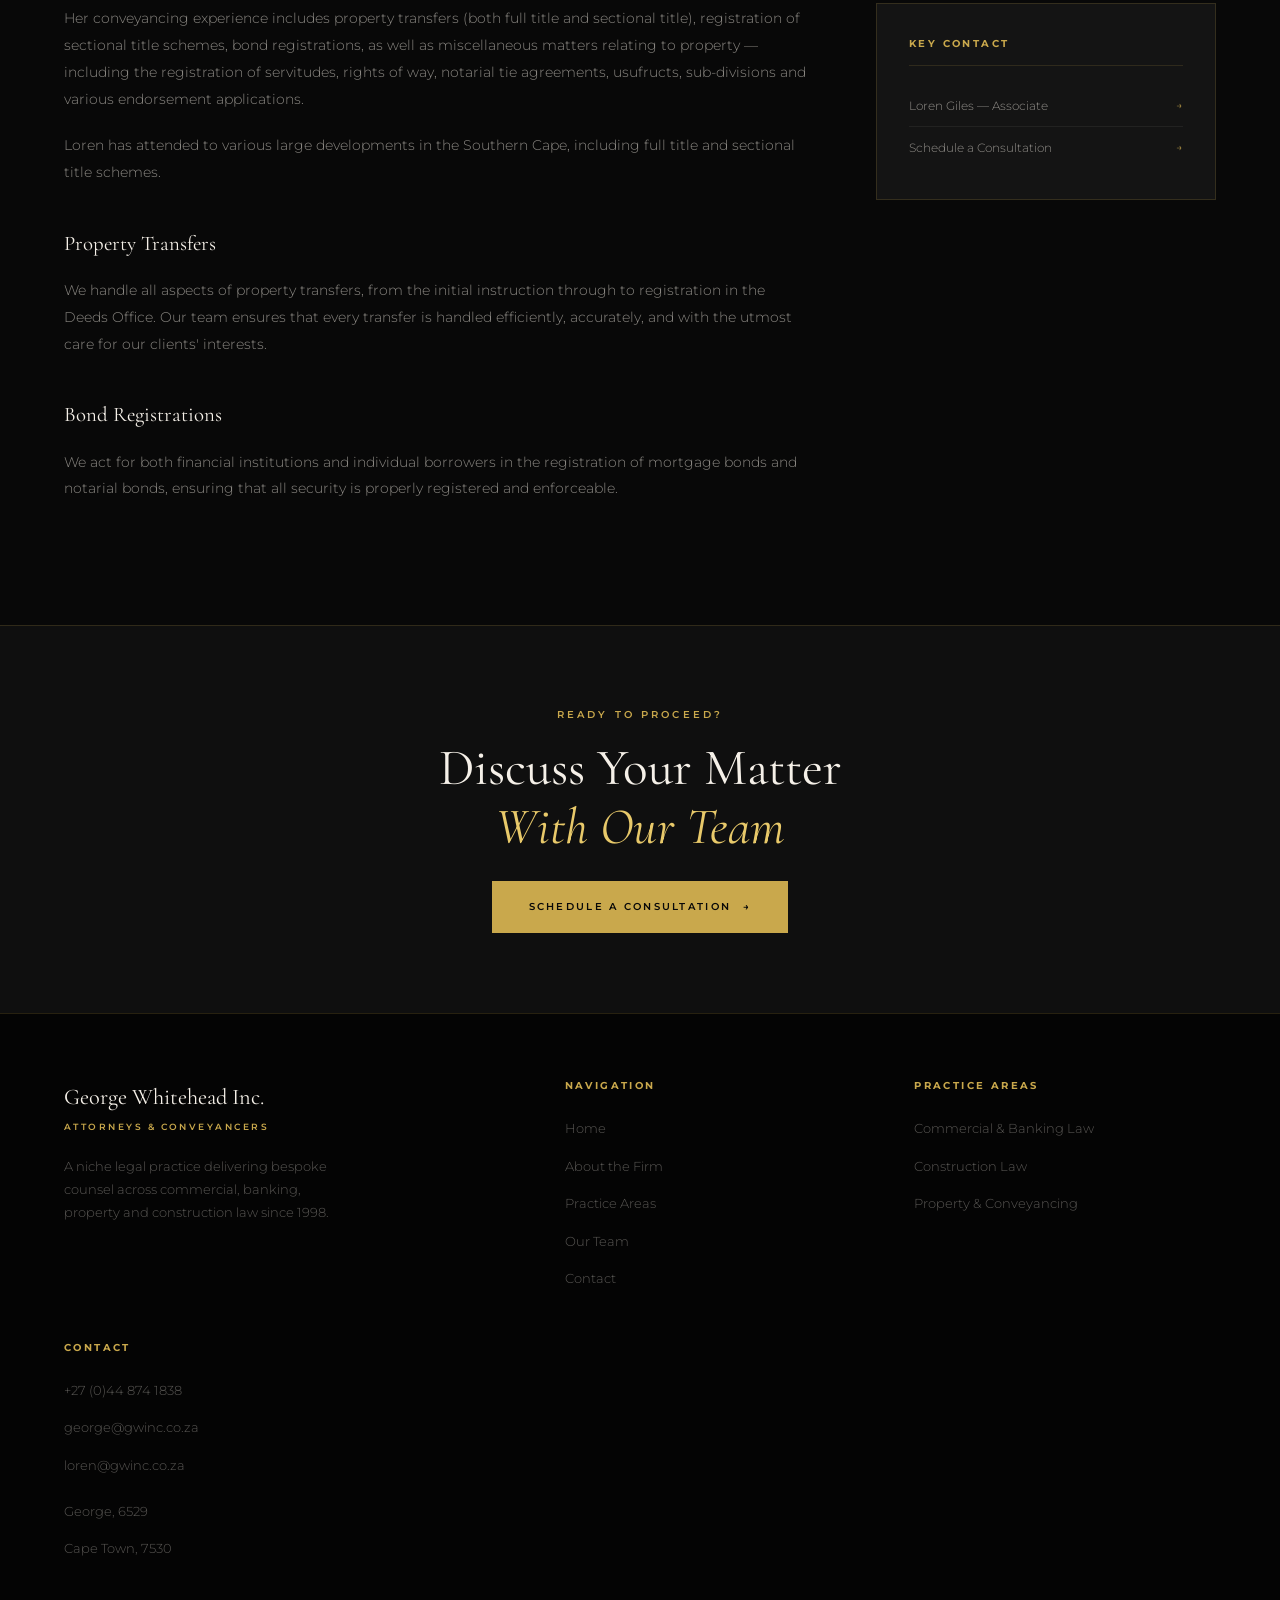
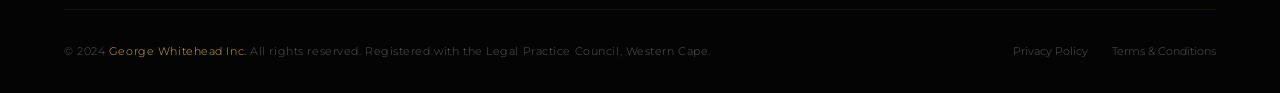
<file: practice.html>
<!DOCTYPE html>
<html lang="en">

<head>
    <meta charset="UTF-8" />
    <meta name="viewport" content="width=device-width, initial-scale=1.0" />
    <title>Practice Areas | George Whitehead Inc. — Attorneys &amp; Conveyancers</title>
    <meta name="description"
        content="George Whitehead Inc. specialises in Commercial & Banking Law, Construction Law (FIDIC, NEC, JBCC), and Property & Conveyancing. Offices in George and Cape Town." />
    <link rel="stylesheet" href="styles.css" />
    <link rel="stylesheet" href="pages.css" />
    <link rel="preconnect" href="https://fonts.googleapis.com" />
    <link rel="preconnect" href="https://fonts.gstatic.com" crossorigin />
</head>

<body>

    <main>

        <!-- ── Page Hero ── -->
        <section class="page-hero">
            <div class="container page-hero__inner">
                <div class="page-hero__breadcrumb">
                    <a href="index.html">Home</a>
                    <span class="page-hero__breadcrumb-sep">›</span>
                    <span>Practice Areas</span>
                </div>
                <span class="gold-line"></span>
                <h1 class="page-hero__title">
                    Niche Expertise.<br><em>Exceptional Results.</em>
                </h1>
                <p class="page-hero__subtitle">
                    We focus where we excel — delivering depth of knowledge and strategic insight across three core
                    disciplines of law.
                </p>
            </div>
        </section>

        <!-- ══════════════════════════════════════
         01 — COMMERCIAL & BANKING LAW
    ══════════════════════════════════════ -->
        <section id="commercial"
            style="padding: clamp(4rem,8vw,7rem) 0; background: var(--clr-bg); border-bottom:1px solid var(--clr-border);">
            <div class="container">
                <div class="practice-detail__grid">

                    <div class="practice-detail__main">
                        <span class="section-label reveal">01 — Practice Area</span>
                        <span class="gold-line reveal reveal-delay-1"></span>
                        <h2 class="section-title reveal reveal-delay-1" style="margin-bottom:1.5rem;">Commercial
                            &amp;<br><em>Banking Law</em></h2>

                        <p class="practice-detail__intro reveal reveal-delay-2">
                            We advise on the full spectrum of commercial transactions — from complex contract drafting
                            and negotiation to dispute resolution and litigation.
                        </p>

                        <div class="practice-detail__body reveal reveal-delay-2">
                            <p>George Whitehead Inc. provides comprehensive commercial and banking law services to a
                                broad range of clients, including national and international businesses, financial
                                institutions, and commercial enterprises.</p>
                            <p>Our commercial law practice covers the drafting, review, and negotiation of commercial
                                agreements of all kinds, including shareholders' agreements, joint venture agreements,
                                service agreements, supply contracts, and distribution agreements. We also advise on
                                business rescue proceedings and corporate restructuring.</p>
                            <p>Our banking law expertise encompasses loan agreements, security structures (including
                                mortgage bonds, notarial bonds, and cession of book debts), regulatory compliance, and
                                the enforcement of security in default situations.</p>

                            <h3>Dispute Resolution</h3>
                            <p>We represent clients in commercial disputes before the High Courts of South Africa, as
                                well as in arbitration and mediation proceedings. Director George Whitehead, as a Fellow
                                of the Chartered Institute of Arbitrators (FCIArb), brings particular depth to complex
                                commercial arbitration matters.</p>
                        </div>
                    </div>

                    <div class="practice-detail__sidebar">
                        <div class="sidebar-card reveal reveal-delay-1">
                            <p class="sidebar-card__title">Services Include</p>
                            <ul class="sidebar-card__list">
                                <li class="sidebar-card__item">Commercial contract drafting &amp; review</li>
                                <li class="sidebar-card__item">Shareholders' &amp; joint venture agreements</li>
                                <li class="sidebar-card__item">Loan agreements &amp; security structures</li>
                                <li class="sidebar-card__item">Business rescue &amp; restructuring</li>
                                <li class="sidebar-card__item">Commercial dispute resolution</li>
                                <li class="sidebar-card__item">Arbitration &amp; mediation</li>
                                <li class="sidebar-card__item">Risk assessments for commercial purchases</li>
                            </ul>
                        </div>
                        <div class="sidebar-card reveal reveal-delay-2">
                            <p class="sidebar-card__title">Key Contact</p>
                            <a href="team.html#gw-name" class="sidebar-card__link">
                                George Whitehead — Director
                                <span class="sidebar-card__link-arrow">→</span>
                            </a>
                            <a href="contact.html" class="sidebar-card__link">
                                Schedule a Consultation
                                <span class="sidebar-card__link-arrow">→</span>
                            </a>
                        </div>
                    </div>

                </div>
            </div>
        </section>

        <!-- ══════════════════════════════════════
         02 — CONSTRUCTION LAW
    ══════════════════════════════════════ -->
        <section id="construction"
            style="padding: clamp(4rem,8vw,7rem) 0; background: var(--clr-bg-2); border-bottom:1px solid var(--clr-border);">
            <div class="container">
                <div class="practice-detail__grid">

                    <div class="practice-detail__main">
                        <span class="section-label reveal">02 — Practice Area</span>
                        <span class="gold-line reveal reveal-delay-1"></span>
                        <h2 class="section-title reveal reveal-delay-1" style="margin-bottom:1.5rem;"><em>Construction
                                Law</em></h2>

                        <p class="practice-detail__intro reveal reveal-delay-2">
                            Led by Director George Whitehead — MSc Construction Law &amp; Dispute Resolution (King's
                            College London) and Fellow of the Chartered Institute of Arbitrators — our construction
                            practice is unrivalled in the Southern Cape.
                        </p>

                        <div class="practice-detail__body reveal reveal-delay-2">
                            <p>George heads up the construction and commercial division of the practice. He has vast
                                experience in construction and commercial litigation and focuses on disputes and
                                construction claims, mainly in the large-scale civil construction sector.</p>

                            <h3>International Contracts</h3>
                            <p>George specialises in the following international standard form construction contracts:
                            </p>
                            <div class="practice-detail__contracts">
                                <span class="practice-detail__contract-tag">FIDIC</span>
                                <span class="practice-detail__contract-tag">NEC3</span>
                                <span class="practice-detail__contract-tag">NEC4</span>
                                <span class="practice-detail__contract-tag">JCT</span>
                                <span class="practice-detail__contract-tag">E5</span>
                            </div>

                            <h3>National Contracts</h3>
                            <p>On a national level, George advises clients on the use of the following standard form
                                contracts:</p>
                            <div class="practice-detail__contracts">
                                <span class="practice-detail__contract-tag">JBCC</span>
                                <span class="practice-detail__contract-tag">COLTO</span>
                                <span class="practice-detail__contract-tag">General Conditions Building</span>
                            </div>

                            <h3>Clientele</h3>
                            <p>His clients include national and international construction firms and he also advises
                                clients in the mining sector. George is regularly called upon to advise in risk
                                assessments in commercial purchases and the drafting of bespoke commercial and
                                construction contracts relating thereto.</p>
                        </div>
                    </div>

                    <div class="practice-detail__sidebar">
                        <div class="sidebar-card reveal reveal-delay-1">
                            <p class="sidebar-card__title">Services Include</p>
                            <ul class="sidebar-card__list">
                                <li class="sidebar-card__item">Construction disputes &amp; claims</li>
                                <li class="sidebar-card__item">FIDIC, NEC3, NEC4, JCT, E5 contracts</li>
                                <li class="sidebar-card__item">JBCC, COLTO, General Conditions</li>
                                <li class="sidebar-card__item">Construction litigation</li>
                                <li class="sidebar-card__item">Arbitration &amp; adjudication</li>
                                <li class="sidebar-card__item">Risk assessments</li>
                                <li class="sidebar-card__item">Mining sector advisory</li>
                                <li class="sidebar-card__item">Bespoke contract drafting</li>
                            </ul>
                        </div>
                        <div class="sidebar-card reveal reveal-delay-2">
                            <p class="sidebar-card__title">Director Credentials</p>
                            <ul class="sidebar-card__list">
                                <li class="sidebar-card__item">MSc Construction Law &amp; Dispute Resolution — King's
                                    College London</li>
                                <li class="sidebar-card__item">LLM International Corporate &amp; Commercial Law — King's
                                    College London</li>
                                <li class="sidebar-card__item">Fellow, Chartered Institute of Arbitrators (FCIArb)</li>
                                <li class="sidebar-card__item">Member, Society of Construction Law (UK)</li>
                                <li class="sidebar-card__item">Member, Society of Construction Law for Africa</li>
                            </ul>
                        </div>
                        <div class="sidebar-card reveal reveal-delay-3">
                            <p class="sidebar-card__title">Key Contact</p>
                            <a href="team.html#gw-name" class="sidebar-card__link">
                                George Whitehead — Director
                                <span class="sidebar-card__link-arrow">→</span>
                            </a>
                            <a href="contact.html" class="sidebar-card__link">
                                Schedule a Consultation
                                <span class="sidebar-card__link-arrow">→</span>
                            </a>
                        </div>
                    </div>

                </div>
            </div>
        </section>

        <!-- ══════════════════════════════════════
         03 — PROPERTY & CONVEYANCING
    ══════════════════════════════════════ -->
        <section id="conveyancing" style="padding: clamp(4rem,8vw,7rem) 0; background: var(--clr-bg);">
            <div class="container">
                <div class="practice-detail__grid">

                    <div class="practice-detail__main">
                        <span class="section-label reveal">03 — Practice Area</span>
                        <span class="gold-line reveal reveal-delay-1"></span>
                        <h2 class="section-title reveal reveal-delay-1" style="margin-bottom:1.5rem;">Property
                            &amp;<br><em>Conveyancing</em></h2>

                        <p class="practice-detail__intro reveal reveal-delay-2">
                            Our conveyancing department, led by Associate Loren Giles, provides comprehensive property
                            law services across the Southern Cape — from individual transfers to large-scale
                            developments.
                        </p>

                        <div class="practice-detail__body reveal reveal-delay-2">
                            <p>Loren heads up the conveyancing department and is based mainly at the George office. She
                                joined the practice in February 2001 and has gained vast experience in her chosen field
                                during the past 22 years.</p>
                            <p>Her conveyancing experience includes property transfers (both full title and sectional
                                title), registration of sectional title schemes, bond registrations, as well as
                                miscellaneous matters relating to property — including the registration of servitudes,
                                rights of way, notarial tie agreements, usufructs, sub-divisions and various endorsement
                                applications.</p>
                            <p>Loren has attended to various large developments in the Southern Cape, including full
                                title and sectional title schemes.</p>

                            <h3>Property Transfers</h3>
                            <p>We handle all aspects of property transfers, from the initial instruction through to
                                registration in the Deeds Office. Our team ensures that every transfer is handled
                                efficiently, accurately, and with the utmost care for our clients' interests.</p>

                            <h3>Bond Registrations</h3>
                            <p>We act for both financial institutions and individual borrowers in the registration of
                                mortgage bonds and notarial bonds, ensuring that all security is properly registered and
                                enforceable.</p>
                        </div>
                    </div>

                    <div class="practice-detail__sidebar">
                        <div class="sidebar-card reveal reveal-delay-1">
                            <p class="sidebar-card__title">Services Include</p>
                            <ul class="sidebar-card__list">
                                <li class="sidebar-card__item">Property transfers — full title &amp; sectional title
                                </li>
                                <li class="sidebar-card__item">Registration of sectional title schemes</li>
                                <li class="sidebar-card__item">Mortgage bond registrations</li>
                                <li class="sidebar-card__item">Notarial bond registrations</li>
                                <li class="sidebar-card__item">Registration of servitudes</li>
                                <li class="sidebar-card__item">Rights of way &amp; usufructs</li>
                                <li class="sidebar-card__item">Notarial tie agreements</li>
                                <li class="sidebar-card__item">Sub-divisions &amp; endorsement applications</li>
                            </ul>
                        </div>
                        <div class="sidebar-card reveal reveal-delay-2">
                            <p class="sidebar-card__title">Key Contact</p>
                            <a href="team.html#lg-name" class="sidebar-card__link">
                                Loren Giles — Associate
                                <span class="sidebar-card__link-arrow">→</span>
                            </a>
                            <a href="contact.html" class="sidebar-card__link">
                                Schedule a Consultation
                                <span class="sidebar-card__link-arrow">→</span>
                            </a>
                        </div>
                    </div>

                </div>
            </div>
        </section>

        <!-- ── CTA ── -->
        <section
            style="padding:5rem 0; background:var(--clr-bg-2); border-top:1px solid var(--clr-border); text-align:center;">
            <div class="container">
                <span class="section-label" style="display:block; text-align:center;">Ready to Proceed?</span>
                <h2 class="section-title" style="text-align:center; margin-bottom:1.5rem;">
                    Discuss Your Matter<br><em>With Our Team</em>
                </h2>
                <a href="contact.html" class="btn-primary" style="margin:0 auto; display:inline-flex;">
                    Schedule a Consultation
                    <span class="btn-arrow">→</span>
                </a>
            </div>
        </section>

    </main>

    <script src="components.js"></script>
</body>

</html>
</file>
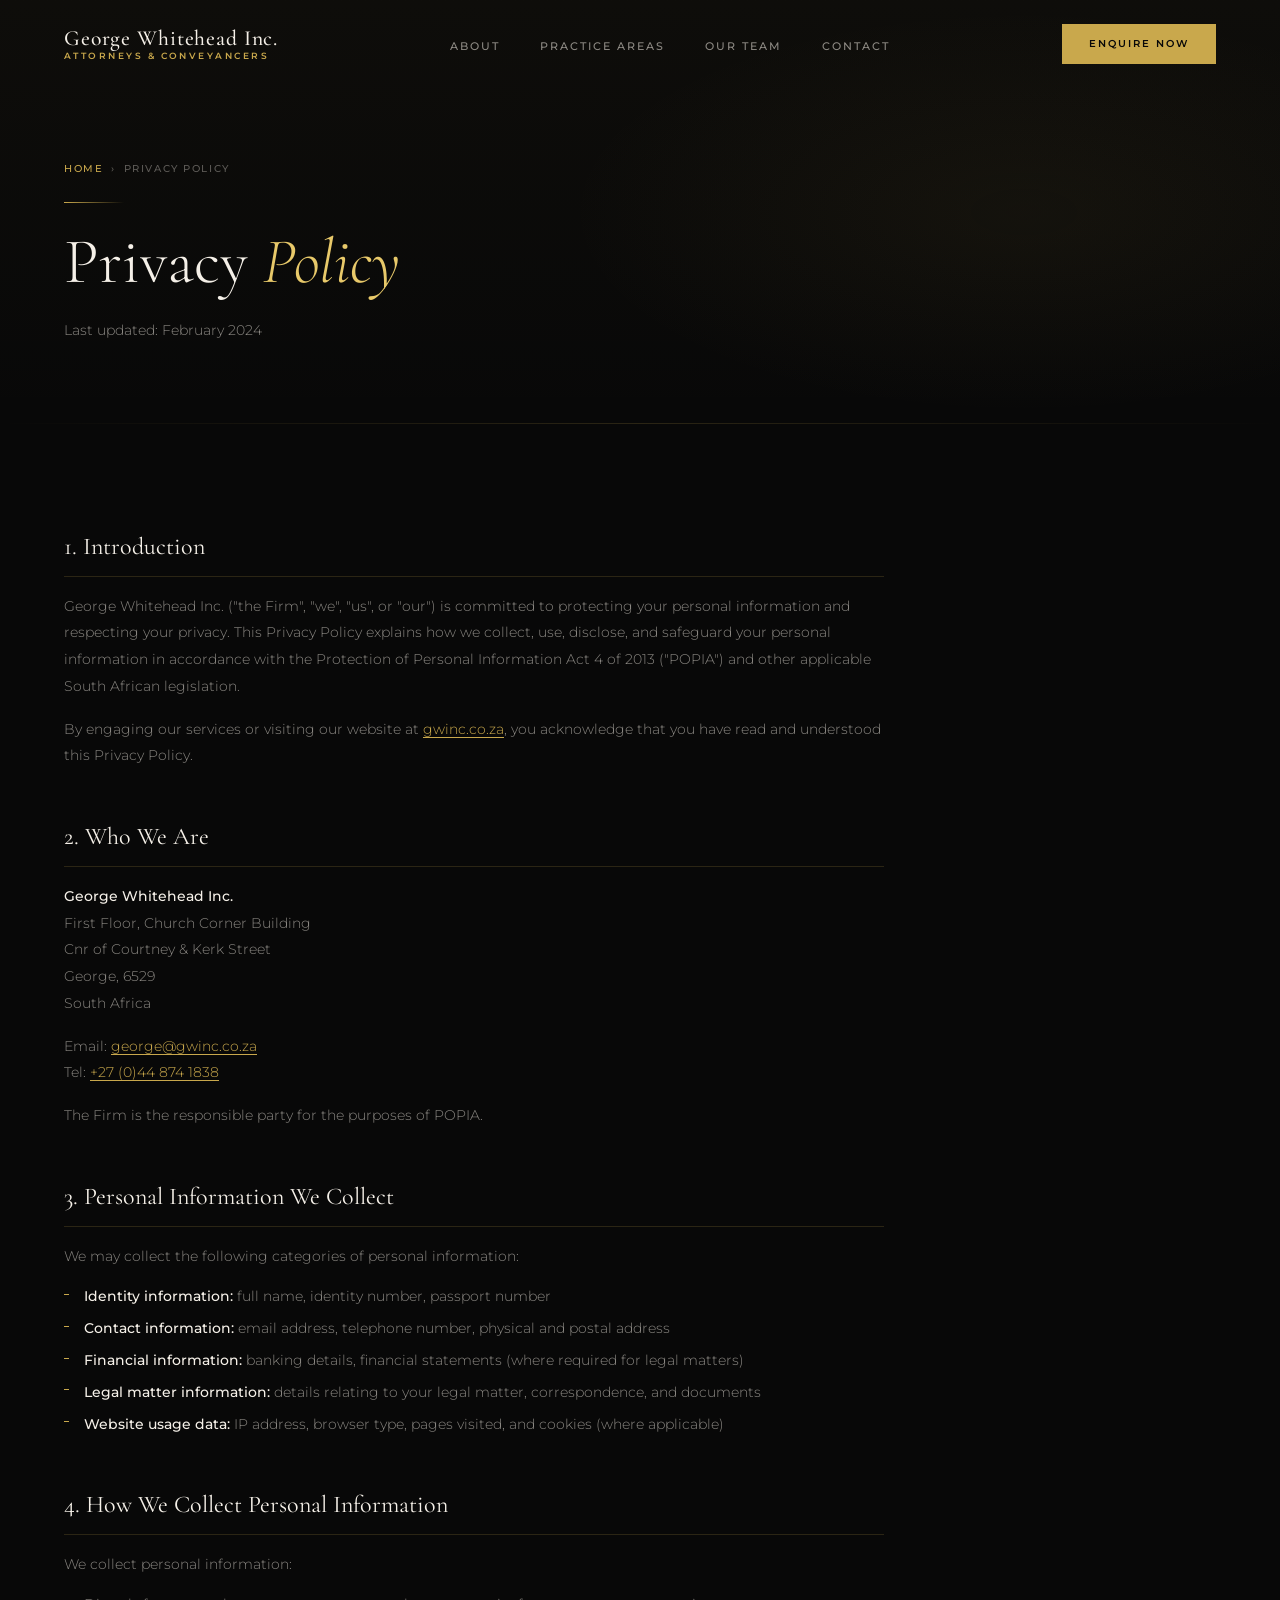
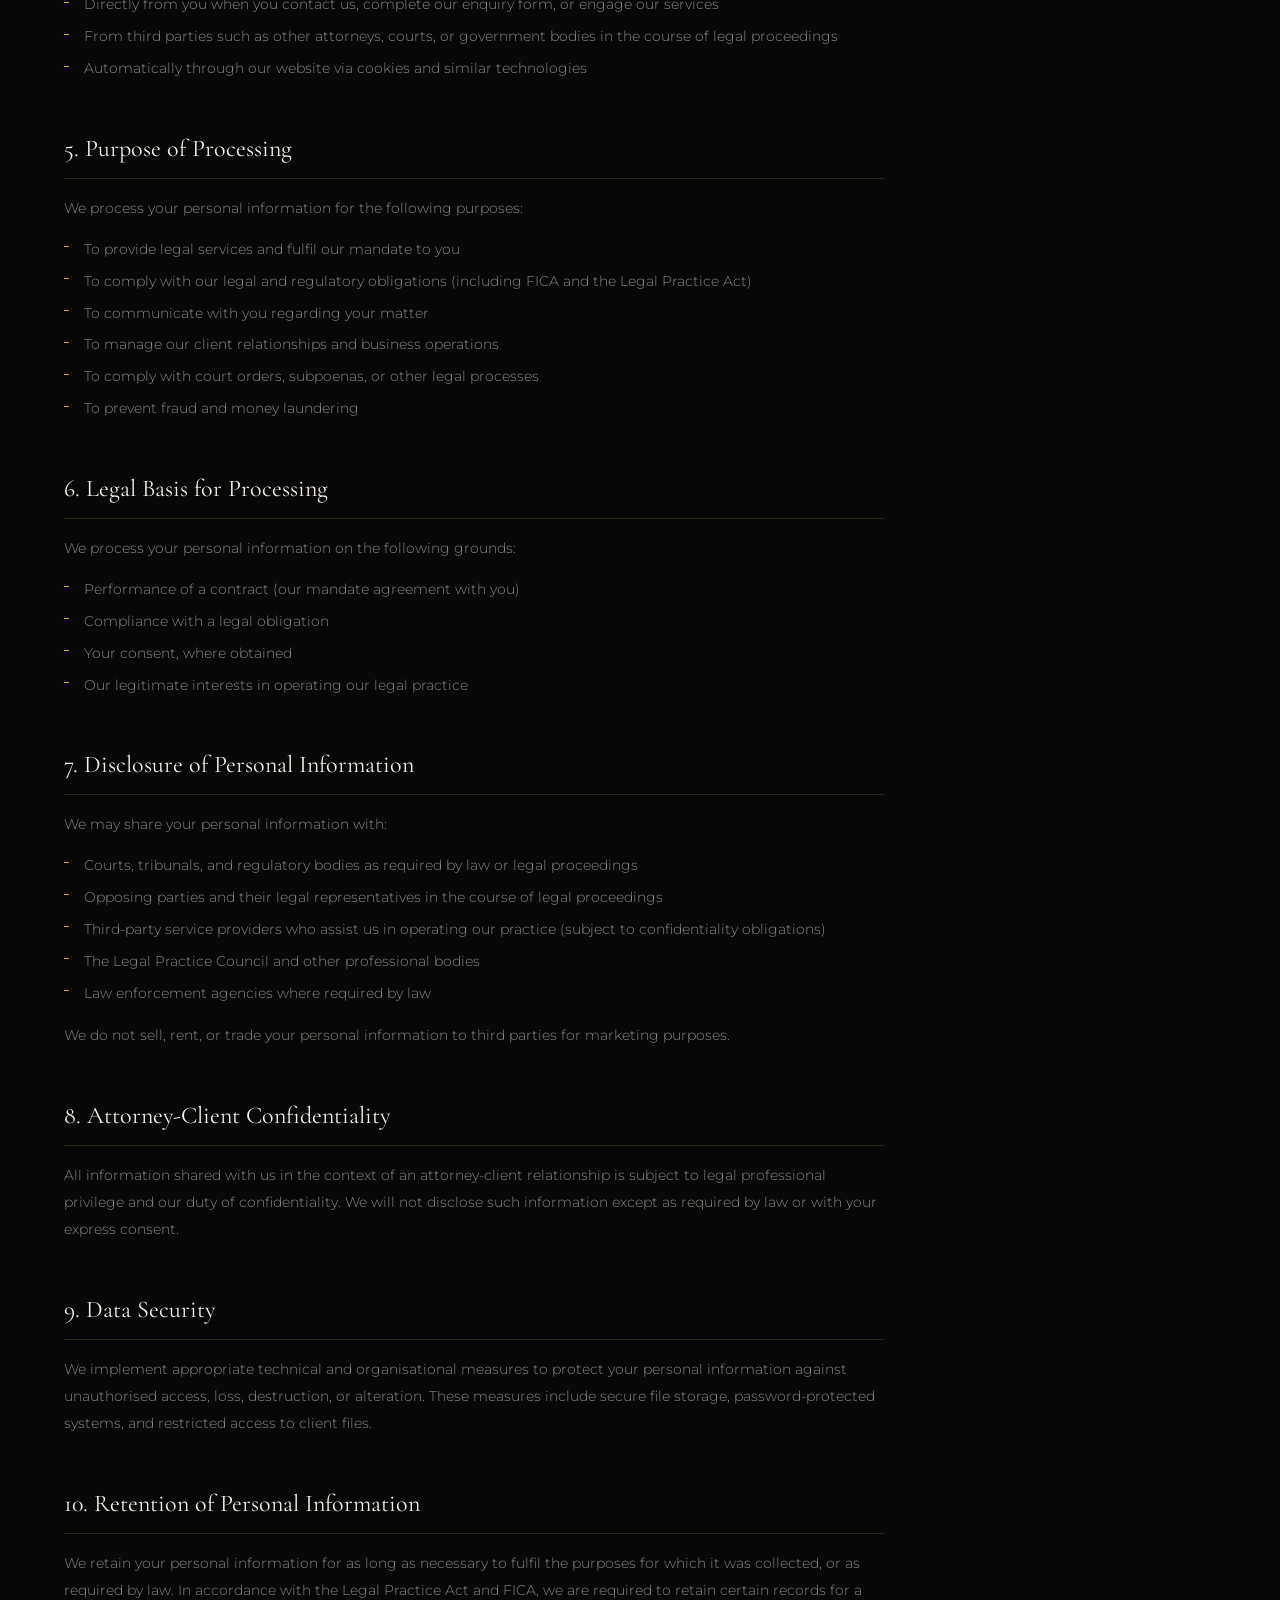
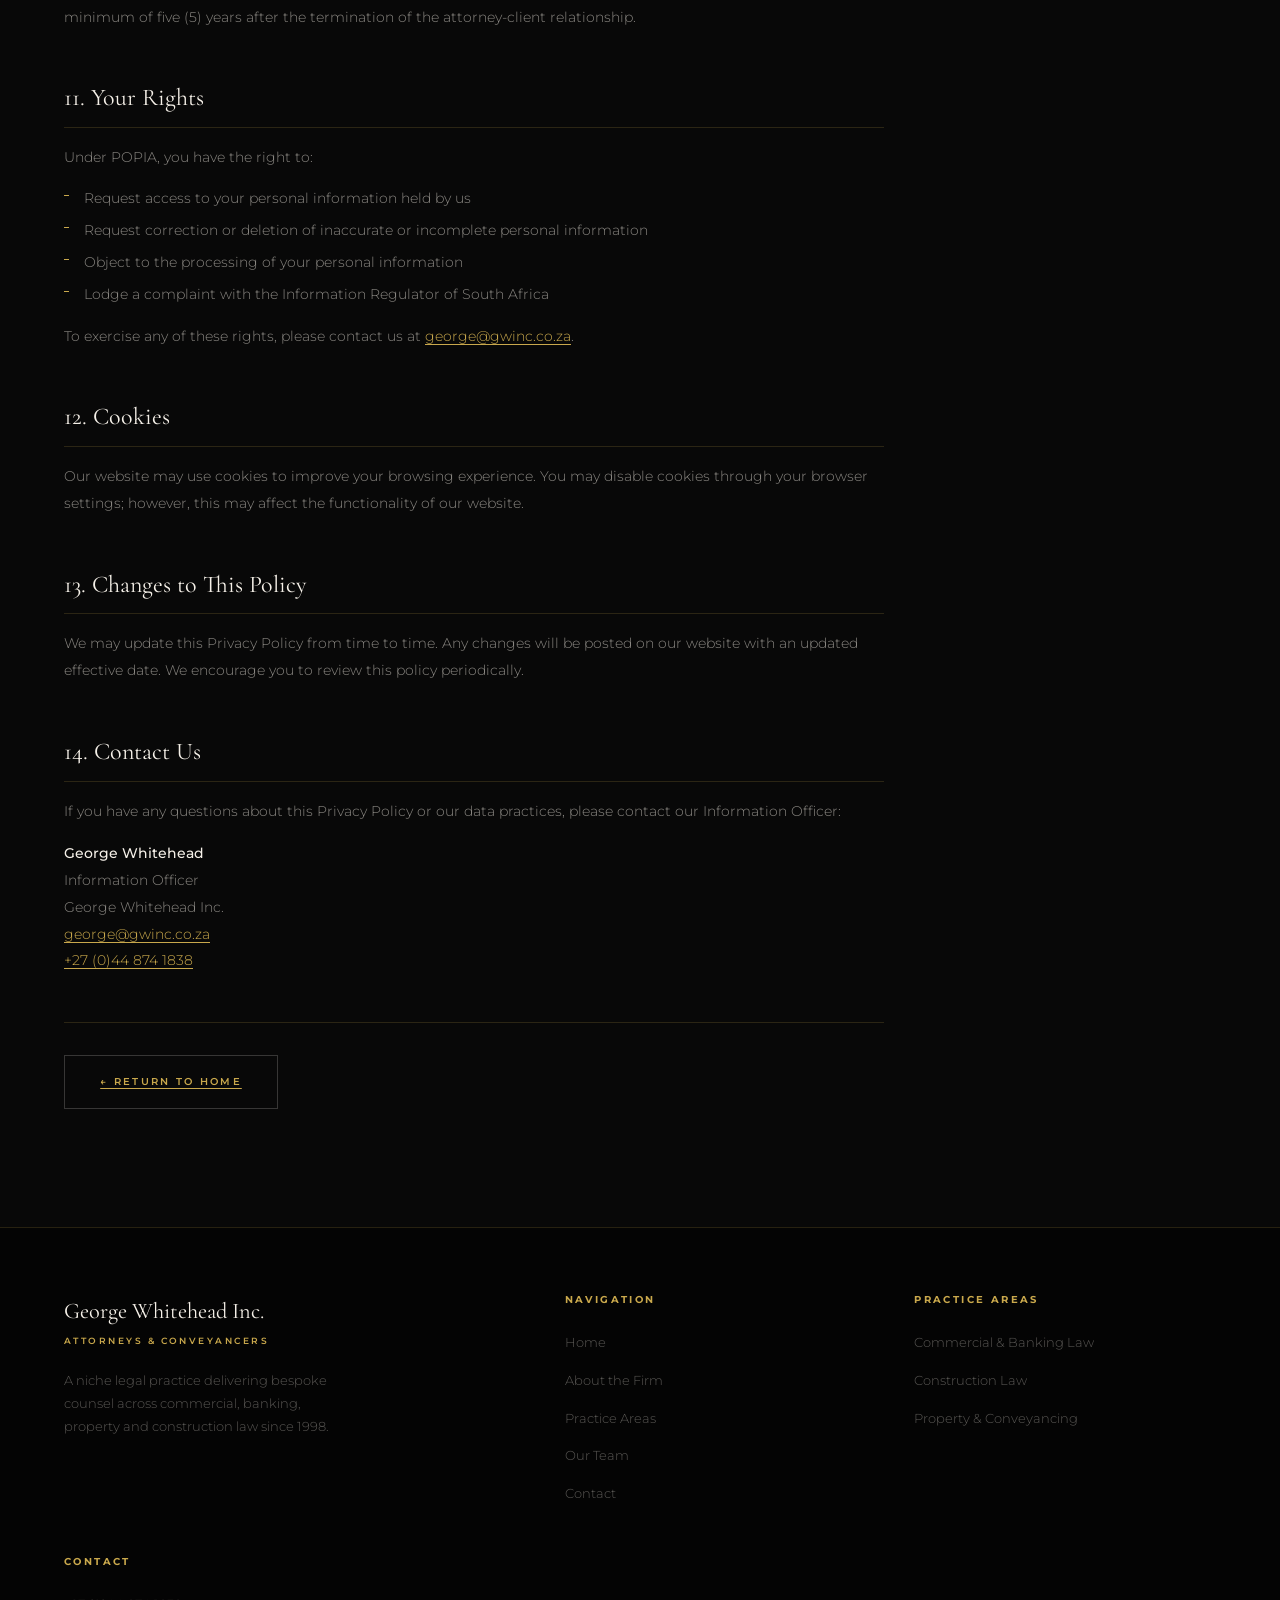
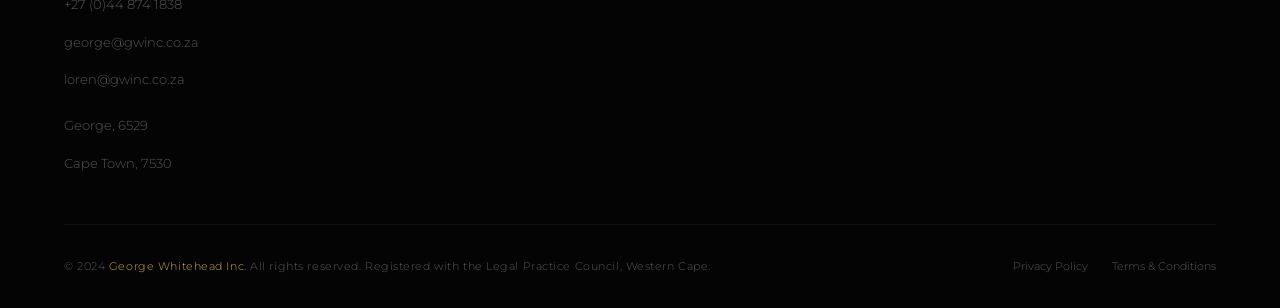
<file: privacy-policy.html>
<!DOCTYPE html>
<html lang="en">

<head>
    <meta charset="UTF-8" />
    <meta name="viewport" content="width=device-width, initial-scale=1.0" />
    <title>Privacy Policy | George Whitehead Inc. — Attorneys &amp; Conveyancers</title>
    <meta name="description"
        content="Privacy Policy for George Whitehead Inc. — how we collect, use, and protect your personal information in accordance with POPIA." />
    <link rel="stylesheet" href="styles.css" />
    <link rel="stylesheet" href="pages.css" />
    <link rel="preconnect" href="https://fonts.googleapis.com" />
    <link rel="preconnect" href="https://fonts.gstatic.com" crossorigin />
</head>

<body>

    <main>

        <section class="page-hero">
            <div class="container page-hero__inner">
                <div class="page-hero__breadcrumb">
                    <a href="index.html">Home</a>
                    <span class="page-hero__breadcrumb-sep">›</span>
                    <span>Privacy Policy</span>
                </div>
                <span class="gold-line"></span>
                <h1 class="page-hero__title">Privacy <em>Policy</em></h1>
                <p class="page-hero__subtitle">Last updated: February 2024</p>
            </div>
        </section>

        <section class="legal-content">
            <div class="container">
                <div class="legal-content__inner">

                    <h2>1. Introduction</h2>
                    <p>George Whitehead Inc. ("the Firm", "we", "us", or "our") is committed to protecting your personal
                        information and respecting your privacy. This Privacy Policy explains how we collect, use,
                        disclose, and safeguard your personal information in accordance with the Protection of Personal
                        Information Act 4 of 2013 ("POPIA") and other applicable South African legislation.</p>
                    <p>By engaging our services or visiting our website at <a
                            href="https://gwinc.co.za">gwinc.co.za</a>, you acknowledge that you have read and
                        understood this Privacy Policy.</p>

                    <h2>2. Who We Are</h2>
                    <p><strong>George Whitehead Inc.</strong><br>
                        First Floor, Church Corner Building<br>
                        Cnr of Courtney &amp; Kerk Street<br>
                        George, 6529<br>
                        South Africa</p>
                    <p>Email: <a href="mailto:george@gwinc.co.za">george@gwinc.co.za</a><br>
                        Tel: <a href="tel:+27448741838">+27 (0)44 874 1838</a></p>
                    <p>The Firm is the responsible party for the purposes of POPIA.</p>

                    <h2>3. Personal Information We Collect</h2>
                    <p>We may collect the following categories of personal information:</p>
                    <ul>
                        <li><strong>Identity information:</strong> full name, identity number, passport number</li>
                        <li><strong>Contact information:</strong> email address, telephone number, physical and postal
                            address</li>
                        <li><strong>Financial information:</strong> banking details, financial statements (where
                            required for legal matters)</li>
                        <li><strong>Legal matter information:</strong> details relating to your legal matter,
                            correspondence, and documents</li>
                        <li><strong>Website usage data:</strong> IP address, browser type, pages visited, and cookies
                            (where applicable)</li>
                    </ul>

                    <h2>4. How We Collect Personal Information</h2>
                    <p>We collect personal information:</p>
                    <ul>
                        <li>Directly from you when you contact us, complete our enquiry form, or engage our services
                        </li>
                        <li>From third parties such as other attorneys, courts, or government bodies in the course of
                            legal proceedings</li>
                        <li>Automatically through our website via cookies and similar technologies</li>
                    </ul>

                    <h2>5. Purpose of Processing</h2>
                    <p>We process your personal information for the following purposes:</p>
                    <ul>
                        <li>To provide legal services and fulfil our mandate to you</li>
                        <li>To comply with our legal and regulatory obligations (including FICA and the Legal Practice
                            Act)</li>
                        <li>To communicate with you regarding your matter</li>
                        <li>To manage our client relationships and business operations</li>
                        <li>To comply with court orders, subpoenas, or other legal processes</li>
                        <li>To prevent fraud and money laundering</li>
                    </ul>

                    <h2>6. Legal Basis for Processing</h2>
                    <p>We process your personal information on the following grounds:</p>
                    <ul>
                        <li>Performance of a contract (our mandate agreement with you)</li>
                        <li>Compliance with a legal obligation</li>
                        <li>Your consent, where obtained</li>
                        <li>Our legitimate interests in operating our legal practice</li>
                    </ul>

                    <h2>7. Disclosure of Personal Information</h2>
                    <p>We may share your personal information with:</p>
                    <ul>
                        <li>Courts, tribunals, and regulatory bodies as required by law or legal proceedings</li>
                        <li>Opposing parties and their legal representatives in the course of legal proceedings</li>
                        <li>Third-party service providers who assist us in operating our practice (subject to
                            confidentiality obligations)</li>
                        <li>The Legal Practice Council and other professional bodies</li>
                        <li>Law enforcement agencies where required by law</li>
                    </ul>
                    <p>We do not sell, rent, or trade your personal information to third parties for marketing purposes.
                    </p>

                    <h2>8. Attorney-Client Confidentiality</h2>
                    <p>All information shared with us in the context of an attorney-client relationship is subject to
                        legal professional privilege and our duty of confidentiality. We will not disclose such
                        information except as required by law or with your express consent.</p>

                    <h2>9. Data Security</h2>
                    <p>We implement appropriate technical and organisational measures to protect your personal
                        information against unauthorised access, loss, destruction, or alteration. These measures
                        include secure file storage, password-protected systems, and restricted access to client files.
                    </p>

                    <h2>10. Retention of Personal Information</h2>
                    <p>We retain your personal information for as long as necessary to fulfil the purposes for which it
                        was collected, or as required by law. In accordance with the Legal Practice Act and FICA, we are
                        required to retain certain records for a minimum of five (5) years after the termination of the
                        attorney-client relationship.</p>

                    <h2>11. Your Rights</h2>
                    <p>Under POPIA, you have the right to:</p>
                    <ul>
                        <li>Request access to your personal information held by us</li>
                        <li>Request correction or deletion of inaccurate or incomplete personal information</li>
                        <li>Object to the processing of your personal information</li>
                        <li>Lodge a complaint with the Information Regulator of South Africa</li>
                    </ul>
                    <p>To exercise any of these rights, please contact us at <a
                            href="mailto:george@gwinc.co.za">george@gwinc.co.za</a>.</p>

                    <h2>12. Cookies</h2>
                    <p>Our website may use cookies to improve your browsing experience. You may disable cookies through
                        your browser settings; however, this may affect the functionality of our website.</p>

                    <h2>13. Changes to This Policy</h2>
                    <p>We may update this Privacy Policy from time to time. Any changes will be posted on our website
                        with an updated effective date. We encourage you to review this policy periodically.</p>

                    <h2>14. Contact Us</h2>
                    <p>If you have any questions about this Privacy Policy or our data practices, please contact our
                        Information Officer:</p>
                    <p><strong>George Whitehead</strong><br>
                        Information Officer<br>
                        George Whitehead Inc.<br>
                        <a href="mailto:george@gwinc.co.za">george@gwinc.co.za</a><br>
                        <a href="tel:+27448741838">+27 (0)44 874 1838</a>
                    </p>

                    <p style="margin-top:3rem; padding-top:2rem; border-top:1px solid var(--clr-border);">
                        <a href="index.html" class="btn-ghost" style="display:inline-flex;">← Return to Home</a>
                    </p>

                </div>
            </div>
        </section>

    </main>

    <script src="components.js"></script>
</body>

</html>
</file>
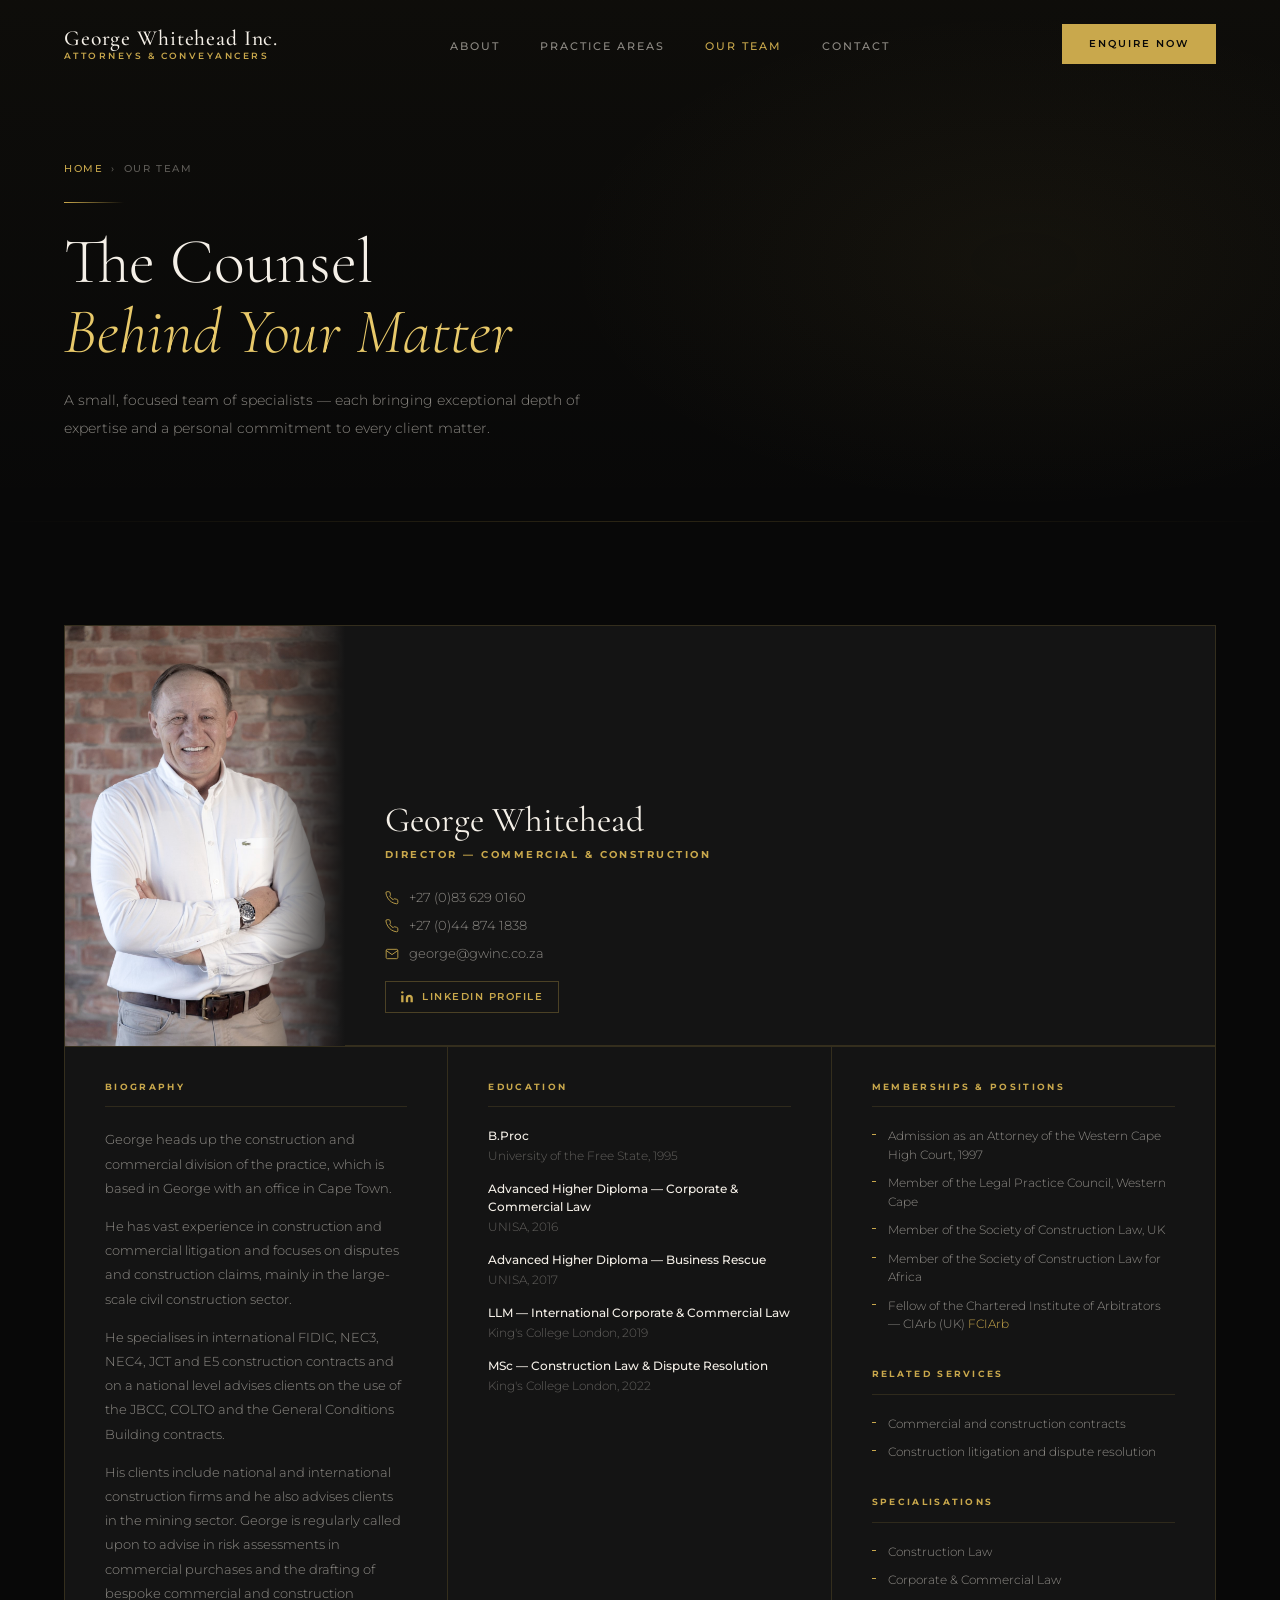
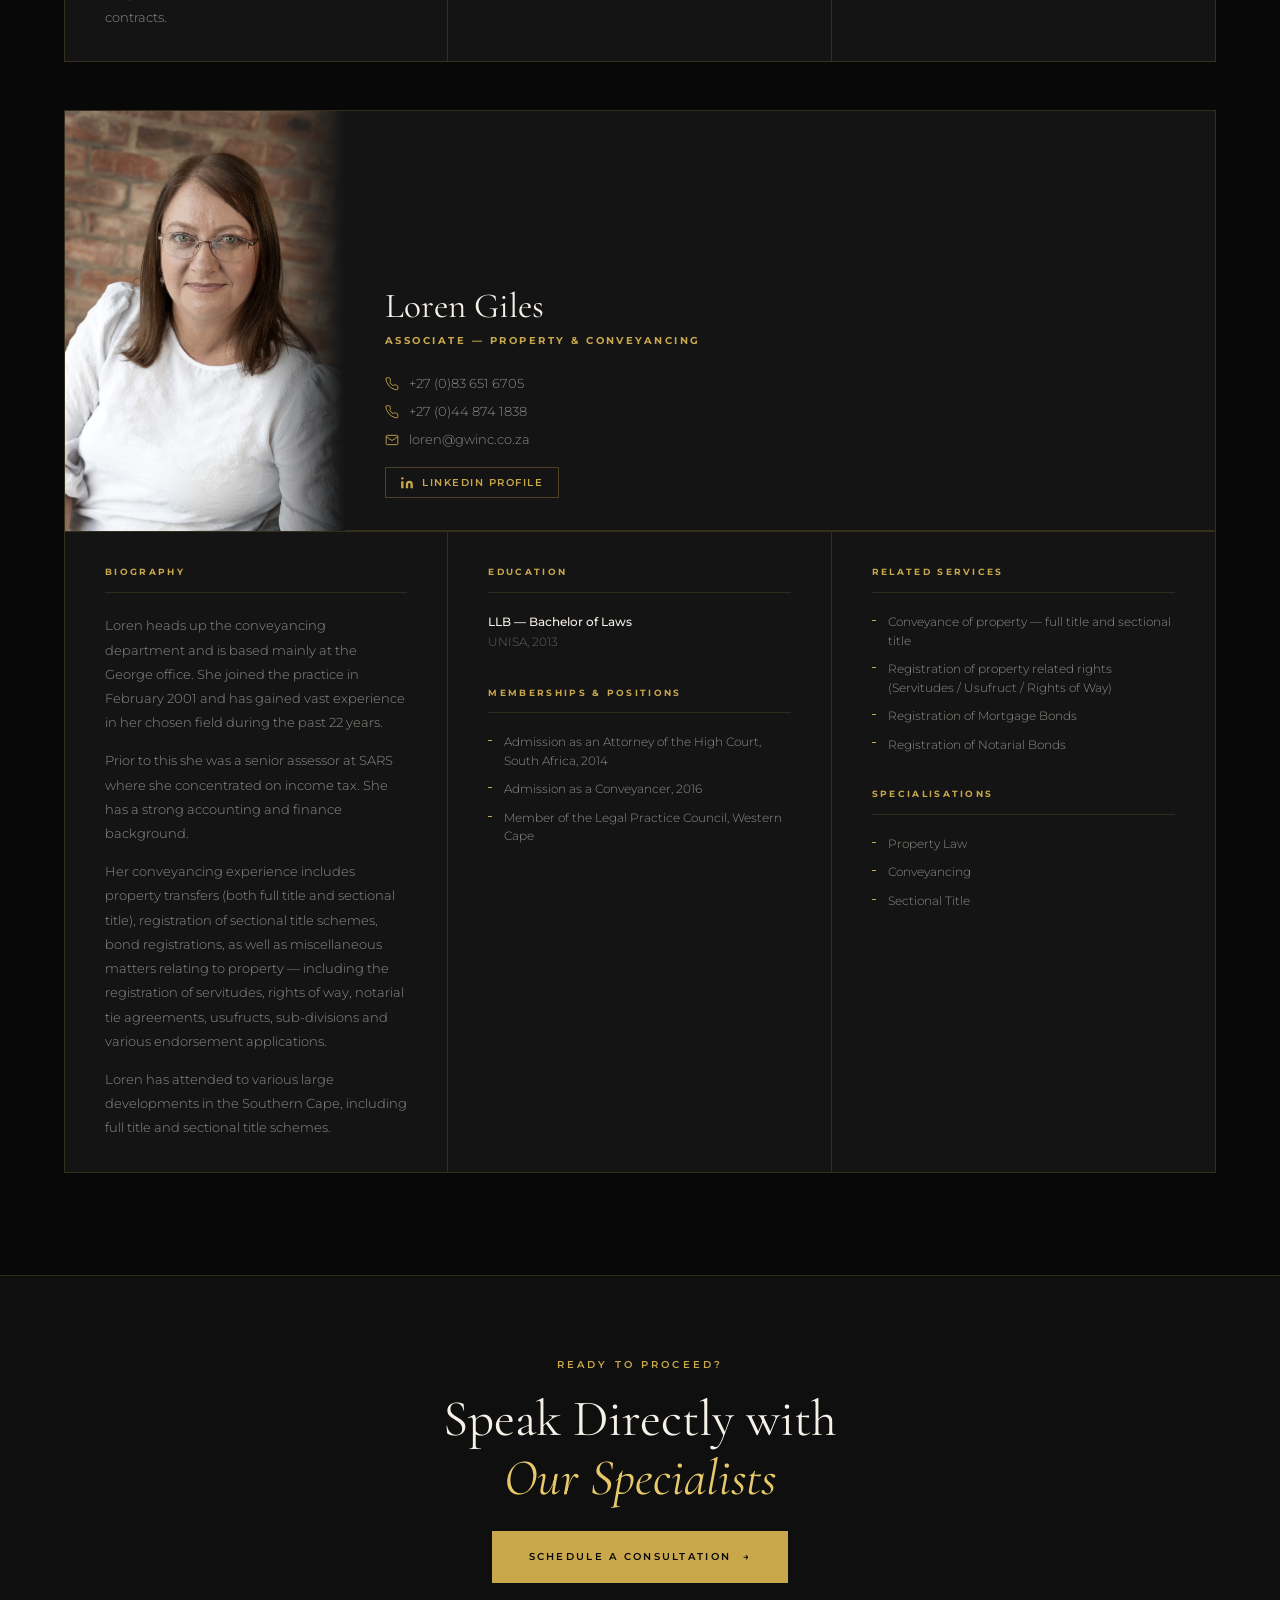
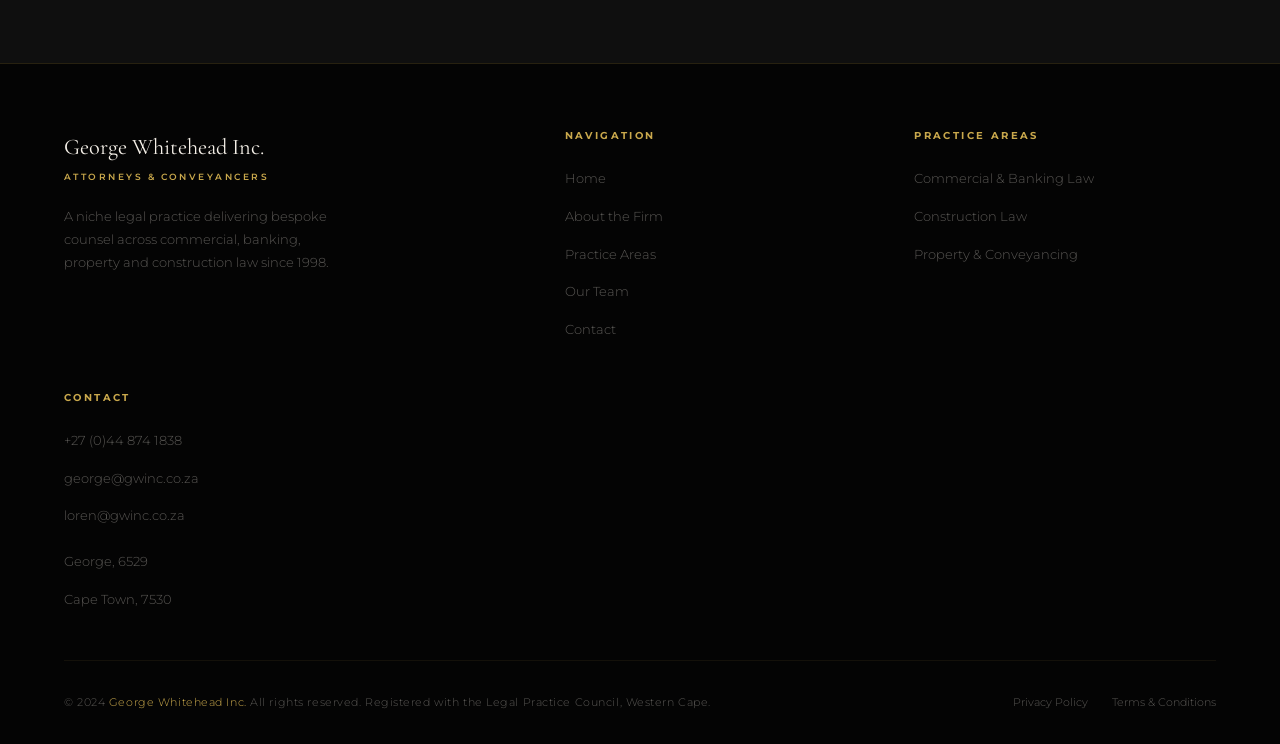
<file: team.html>
<!DOCTYPE html>
<html lang="en">

<head>
    <meta charset="UTF-8" />
    <meta name="viewport" content="width=device-width, initial-scale=1.0" />
    <title>Our Team | George Whitehead Inc. — Attorneys &amp; Conveyancers</title>
    <meta name="description"
        content="Meet the team at George Whitehead Inc. — Director George Whitehead (FCIArb, MSc King's College London) and Associate Loren Giles, leading attorneys and conveyancers based in George and Cape Town." />
    <link rel="stylesheet" href="styles.css" />
    <link rel="stylesheet" href="pages.css" />
    <link rel="preconnect" href="https://fonts.googleapis.com" />
    <link rel="preconnect" href="https://fonts.gstatic.com" crossorigin />
</head>

<body>

    <!-- Nav injected by components.js -->

    <main>

        <!-- ── Page Hero ── -->
        <section class="page-hero">
            <div class="container page-hero__inner">
                <div class="page-hero__breadcrumb">
                    <a href="index.html">Home</a>
                    <span class="page-hero__breadcrumb-sep">›</span>
                    <span>Our Team</span>
                </div>
                <span class="gold-line"></span>
                <h1 class="page-hero__title">
                    The Counsel<br><em>Behind Your Matter</em>
                </h1>
                <p class="page-hero__subtitle">
                    A small, focused team of specialists — each bringing exceptional depth of expertise and a personal
                    commitment to every client matter.
                </p>
            </div>
        </section>

        <!-- ── Team Section ── -->
        <section style="padding: clamp(4rem,8vw,7rem) 0; background: var(--clr-bg);">
            <div class="container">

                <!-- ════════════════════════════════════
             GEORGE WHITEHEAD
        ════════════════════════════════════ -->
                <article class="profile-card reveal" style="margin-bottom: 3rem;" aria-labelledby="gw-name">

                    <div class="profile-card__top">

                        <div class="profile-card__photo">
                            <img src="George-Whitehead.jpg" alt="George Whitehead — Director, George Whitehead Inc."
                                loading="eager" />
                            <div class="profile-card__photo-overlay"></div>
                        </div>

                        <div class="profile-card__header">
                            <div>
                                <h2 class="profile-card__name" id="gw-name">George Whitehead</h2>
                                <p class="profile-card__role">Director — Commercial &amp; Construction</p>

                                <div class="profile-card__contact">
                                    <a href="tel:+27836290160" class="profile-card__contact-item">
                                        <svg class="profile-card__contact-icon" viewBox="0 0 24 24">
                                            <path
                                                d="M22 16.92v3a2 2 0 0 1-2.18 2 19.79 19.79 0 0 1-8.63-3.07A19.5 19.5 0 0 1 4.69 12 19.79 19.79 0 0 1 1.61 3.4 2 2 0 0 1 3.6 1.22h3a2 2 0 0 1 2 1.72c.127.96.361 1.903.7 2.81a2 2 0 0 1-.45 2.11L7.91 8.81a16 16 0 0 0 6 6l.91-.91a2 2 0 0 1 2.11-.45c.907.339 1.85.573 2.81.7A2 2 0 0 1 21.73 16.92z" />
                                        </svg>
                                        +27 (0)83 629 0160
                                    </a>
                                    <a href="tel:+27448741838" class="profile-card__contact-item">
                                        <svg class="profile-card__contact-icon" viewBox="0 0 24 24">
                                            <path
                                                d="M22 16.92v3a2 2 0 0 1-2.18 2 19.79 19.79 0 0 1-8.63-3.07A19.5 19.5 0 0 1 4.69 12 19.79 19.79 0 0 1 1.61 3.4 2 2 0 0 1 3.6 1.22h3a2 2 0 0 1 2 1.72c.127.96.361 1.903.7 2.81a2 2 0 0 1-.45 2.11L7.91 8.81a16 16 0 0 0 6 6l.91-.91a2 2 0 0 1 2.11-.45c.907.339 1.85.573 2.81.7A2 2 0 0 1 21.73 16.92z" />
                                        </svg>
                                        +27 (0)44 874 1838
                                    </a>
                                    <a href="mailto:george@gwinc.co.za" class="profile-card__contact-item">
                                        <svg class="profile-card__contact-icon" viewBox="0 0 24 24">
                                            <path
                                                d="M4 4h16c1.1 0 2 .9 2 2v12c0 1.1-.9 2-2 2H4c-1.1 0-2-.9-2-2V6c0-1.1.9-2 2-2z" />
                                            <polyline points="22,6 12,13 2,6" />
                                        </svg>
                                        george@gwinc.co.za
                                    </a>
                                </div>

                                <a href="https://www.linkedin.com/in/george-whitehead-80679b160/" target="_blank"
                                    rel="noopener noreferrer" class="profile-card__linkedin">
                                    <svg width="14" height="14" viewBox="0 0 24 24" fill="currentColor">
                                        <path
                                            d="M16 8a6 6 0 0 1 6 6v7h-4v-7a2 2 0 0 0-2-2 2 2 0 0 0-2 2v7h-4v-7a6 6 0 0 1 6-6z" />
                                        <rect x="2" y="9" width="4" height="12" />
                                        <circle cx="4" cy="4" r="2" />
                                    </svg>
                                    LinkedIn Profile
                                </a>
                            </div>
                        </div>

                    </div>

                    <div class="profile-card__body">

                        <div class="profile-card__section">
                            <p class="profile-card__section-title">Biography</p>
                            <div class="profile-card__bio">
                                <p>George heads up the construction and commercial division of the practice, which is
                                    based in George with an office in Cape Town.</p>
                                <p>He has vast experience in construction and commercial litigation and focuses on
                                    disputes and construction claims, mainly in the large-scale civil construction
                                    sector.</p>
                                <p>He specialises in international FIDIC, NEC3, NEC4, JCT and E5 construction contracts
                                    and on a national level advises clients on the use of the JBCC, COLTO and the
                                    General Conditions Building contracts.</p>
                                <p>His clients include national and international construction firms and he also advises
                                    clients in the mining sector. George is regularly called upon to advise in risk
                                    assessments in commercial purchases and the drafting of bespoke commercial and
                                    construction contracts.</p>
                            </div>
                        </div>

                        <div class="profile-card__section">
                            <p class="profile-card__section-title">Education</p>
                            <div class="profile-card__edu-item">
                                <p class="profile-card__edu-degree">B.Proc</p>
                                <p class="profile-card__edu-detail">University of the Free State, 1995</p>
                            </div>
                            <div class="profile-card__edu-item">
                                <p class="profile-card__edu-degree">Advanced Higher Diploma — Corporate &amp; Commercial
                                    Law</p>
                                <p class="profile-card__edu-detail">UNISA, 2016</p>
                            </div>
                            <div class="profile-card__edu-item">
                                <p class="profile-card__edu-degree">Advanced Higher Diploma — Business Rescue</p>
                                <p class="profile-card__edu-detail">UNISA, 2017</p>
                            </div>
                            <div class="profile-card__edu-item">
                                <p class="profile-card__edu-degree">LLM — International Corporate &amp; Commercial Law
                                </p>
                                <p class="profile-card__edu-detail">King's College London, 2019</p>
                            </div>
                            <div class="profile-card__edu-item">
                                <p class="profile-card__edu-degree">MSc — Construction Law &amp; Dispute Resolution</p>
                                <p class="profile-card__edu-detail">King's College London, 2022</p>
                            </div>
                        </div>

                        <div class="profile-card__section">
                            <p class="profile-card__section-title">Memberships &amp; Positions</p>
                            <ul class="profile-card__list">
                                <li class="profile-card__list-item">Admission as an Attorney of the Western Cape High
                                    Court, 1997</li>
                                <li class="profile-card__list-item">Member of the Legal Practice Council, Western Cape
                                </li>
                                <li class="profile-card__list-item">Member of the Society of Construction Law, UK</li>
                                <li class="profile-card__list-item">Member of the Society of Construction Law for Africa
                                </li>
                                <li class="profile-card__list-item">Fellow of the Chartered Institute of Arbitrators —
                                    CIArb (UK) <em
                                        style="color:var(--clr-gold); font-style:normal; font-size:0.72rem;">FCIArb</em>
                                </li>
                            </ul>

                            <p class="profile-card__section-title" style="margin-top:2rem;">Related Services</p>
                            <ul class="profile-card__list">
                                <li class="profile-card__list-item">Commercial and construction contracts</li>
                                <li class="profile-card__list-item">Construction litigation and dispute resolution</li>
                            </ul>

                            <p class="profile-card__section-title" style="margin-top:2rem;">Specialisations</p>
                            <ul class="profile-card__list">
                                <li class="profile-card__list-item">Construction Law</li>
                                <li class="profile-card__list-item">Corporate &amp; Commercial Law</li>
                            </ul>
                        </div>

                    </div>
                </article>

                <!-- ════════════════════════════════════
             LOREN GILES
        ════════════════════════════════════ -->
                <article class="profile-card reveal reveal-delay-1" aria-labelledby="lg-name">

                    <div class="profile-card__top">

                        <div class="profile-card__photo">
                            <img src="Loren-Giles.jpg" alt="Loren Giles — Associate, George Whitehead Inc."
                                loading="lazy" />
                            <div class="profile-card__photo-overlay"></div>
                        </div>

                        <div class="profile-card__header">
                            <div>
                                <h2 class="profile-card__name" id="lg-name">Loren Giles</h2>
                                <p class="profile-card__role">Associate — Property &amp; Conveyancing</p>

                                <div class="profile-card__contact">
                                    <a href="tel:+27836516705" class="profile-card__contact-item">
                                        <svg class="profile-card__contact-icon" viewBox="0 0 24 24">
                                            <path
                                                d="M22 16.92v3a2 2 0 0 1-2.18 2 19.79 19.79 0 0 1-8.63-3.07A19.5 19.5 0 0 1 4.69 12 19.79 19.79 0 0 1 1.61 3.4 2 2 0 0 1 3.6 1.22h3a2 2 0 0 1 2 1.72c.127.96.361 1.903.7 2.81a2 2 0 0 1-.45 2.11L7.91 8.81a16 16 0 0 0 6 6l.91-.91a2 2 0 0 1 2.11-.45c.907.339 1.85.573 2.81.7A2 2 0 0 1 21.73 16.92z" />
                                        </svg>
                                        +27 (0)83 651 6705
                                    </a>
                                    <a href="tel:+27448741838" class="profile-card__contact-item">
                                        <svg class="profile-card__contact-icon" viewBox="0 0 24 24">
                                            <path
                                                d="M22 16.92v3a2 2 0 0 1-2.18 2 19.79 19.79 0 0 1-8.63-3.07A19.5 19.5 0 0 1 4.69 12 19.79 19.79 0 0 1 1.61 3.4 2 2 0 0 1 3.6 1.22h3a2 2 0 0 1 2 1.72c.127.96.361 1.903.7 2.81a2 2 0 0 1-.45 2.11L7.91 8.81a16 16 0 0 0 6 6l.91-.91a2 2 0 0 1 2.11-.45c.907.339 1.85.573 2.81.7A2 2 0 0 1 21.73 16.92z" />
                                        </svg>
                                        +27 (0)44 874 1838
                                    </a>
                                    <a href="mailto:loren@gwinc.co.za" class="profile-card__contact-item">
                                        <svg class="profile-card__contact-icon" viewBox="0 0 24 24">
                                            <path
                                                d="M4 4h16c1.1 0 2 .9 2 2v12c0 1.1-.9 2-2 2H4c-1.1 0-2-.9-2-2V6c0-1.1.9-2 2-2z" />
                                            <polyline points="22,6 12,13 2,6" />
                                        </svg>
                                        loren@gwinc.co.za
                                    </a>
                                </div>

                                <a href="https://www.linkedin.com/in/loren-giles-1b86869a/" target="_blank"
                                    rel="noopener noreferrer" class="profile-card__linkedin">
                                    <svg width="14" height="14" viewBox="0 0 24 24" fill="currentColor">
                                        <path
                                            d="M16 8a6 6 0 0 1 6 6v7h-4v-7a2 2 0 0 0-2-2 2 2 0 0 0-2 2v7h-4v-7a6 6 0 0 1 6-6z" />
                                        <rect x="2" y="9" width="4" height="12" />
                                        <circle cx="4" cy="4" r="2" />
                                    </svg>
                                    LinkedIn Profile
                                </a>
                            </div>
                        </div>

                    </div>

                    <div class="profile-card__body">

                        <div class="profile-card__section">
                            <p class="profile-card__section-title">Biography</p>
                            <div class="profile-card__bio">
                                <p>Loren heads up the conveyancing department and is based mainly at the George office.
                                    She joined the practice in February 2001 and has gained vast experience in her
                                    chosen field during the past 22 years.</p>
                                <p>Prior to this she was a senior assessor at SARS where she concentrated on income tax.
                                    She has a strong accounting and finance background.</p>
                                <p>Her conveyancing experience includes property transfers (both full title and
                                    sectional title), registration of sectional title schemes, bond registrations, as
                                    well as miscellaneous matters relating to property — including the registration of
                                    servitudes, rights of way, notarial tie agreements, usufructs, sub-divisions and
                                    various endorsement applications.</p>
                                <p>Loren has attended to various large developments in the Southern Cape, including full
                                    title and sectional title schemes.</p>
                            </div>
                        </div>

                        <div class="profile-card__section">
                            <p class="profile-card__section-title">Education</p>
                            <div class="profile-card__edu-item">
                                <p class="profile-card__edu-degree">LLB — Bachelor of Laws</p>
                                <p class="profile-card__edu-detail">UNISA, 2013</p>
                            </div>

                            <p class="profile-card__section-title" style="margin-top:2rem;">Memberships &amp; Positions
                            </p>
                            <ul class="profile-card__list">
                                <li class="profile-card__list-item">Admission as an Attorney of the High Court, South
                                    Africa, 2014</li>
                                <li class="profile-card__list-item">Admission as a Conveyancer, 2016</li>
                                <li class="profile-card__list-item">Member of the Legal Practice Council, Western Cape
                                </li>
                            </ul>
                        </div>

                        <div class="profile-card__section">
                            <p class="profile-card__section-title">Related Services</p>
                            <ul class="profile-card__list">
                                <li class="profile-card__list-item">Conveyance of property — full title and sectional
                                    title</li>
                                <li class="profile-card__list-item">Registration of property related rights (Servitudes
                                    / Usufruct / Rights of Way)</li>
                                <li class="profile-card__list-item">Registration of Mortgage Bonds</li>
                                <li class="profile-card__list-item">Registration of Notarial Bonds</li>
                            </ul>

                            <p class="profile-card__section-title" style="margin-top:2rem;">Specialisations</p>
                            <ul class="profile-card__list">
                                <li class="profile-card__list-item">Property Law</li>
                                <li class="profile-card__list-item">Conveyancing</li>
                                <li class="profile-card__list-item">Sectional Title</li>
                            </ul>
                        </div>

                    </div>
                </article>

            </div>
        </section>

        <!-- ── CTA Strip ── -->
        <section
            style="padding: 5rem 0; background: var(--clr-bg-2); border-top: 1px solid var(--clr-border); text-align:center;">
            <div class="container">
                <span class="section-label" style="display:block; text-align:center;">Ready to Proceed?</span>
                <h2 class="section-title" style="text-align:center; margin-bottom:1.5rem;">
                    Speak Directly with<br><em>Our Specialists</em>
                </h2>
                <a href="contact.html" class="btn-primary" style="margin:0 auto; display:inline-flex;">
                    Schedule a Consultation
                    <span class="btn-arrow">→</span>
                </a>
            </div>
        </section>

    </main>

    <script src="components.js"></script>
</body>

</html>
</file>
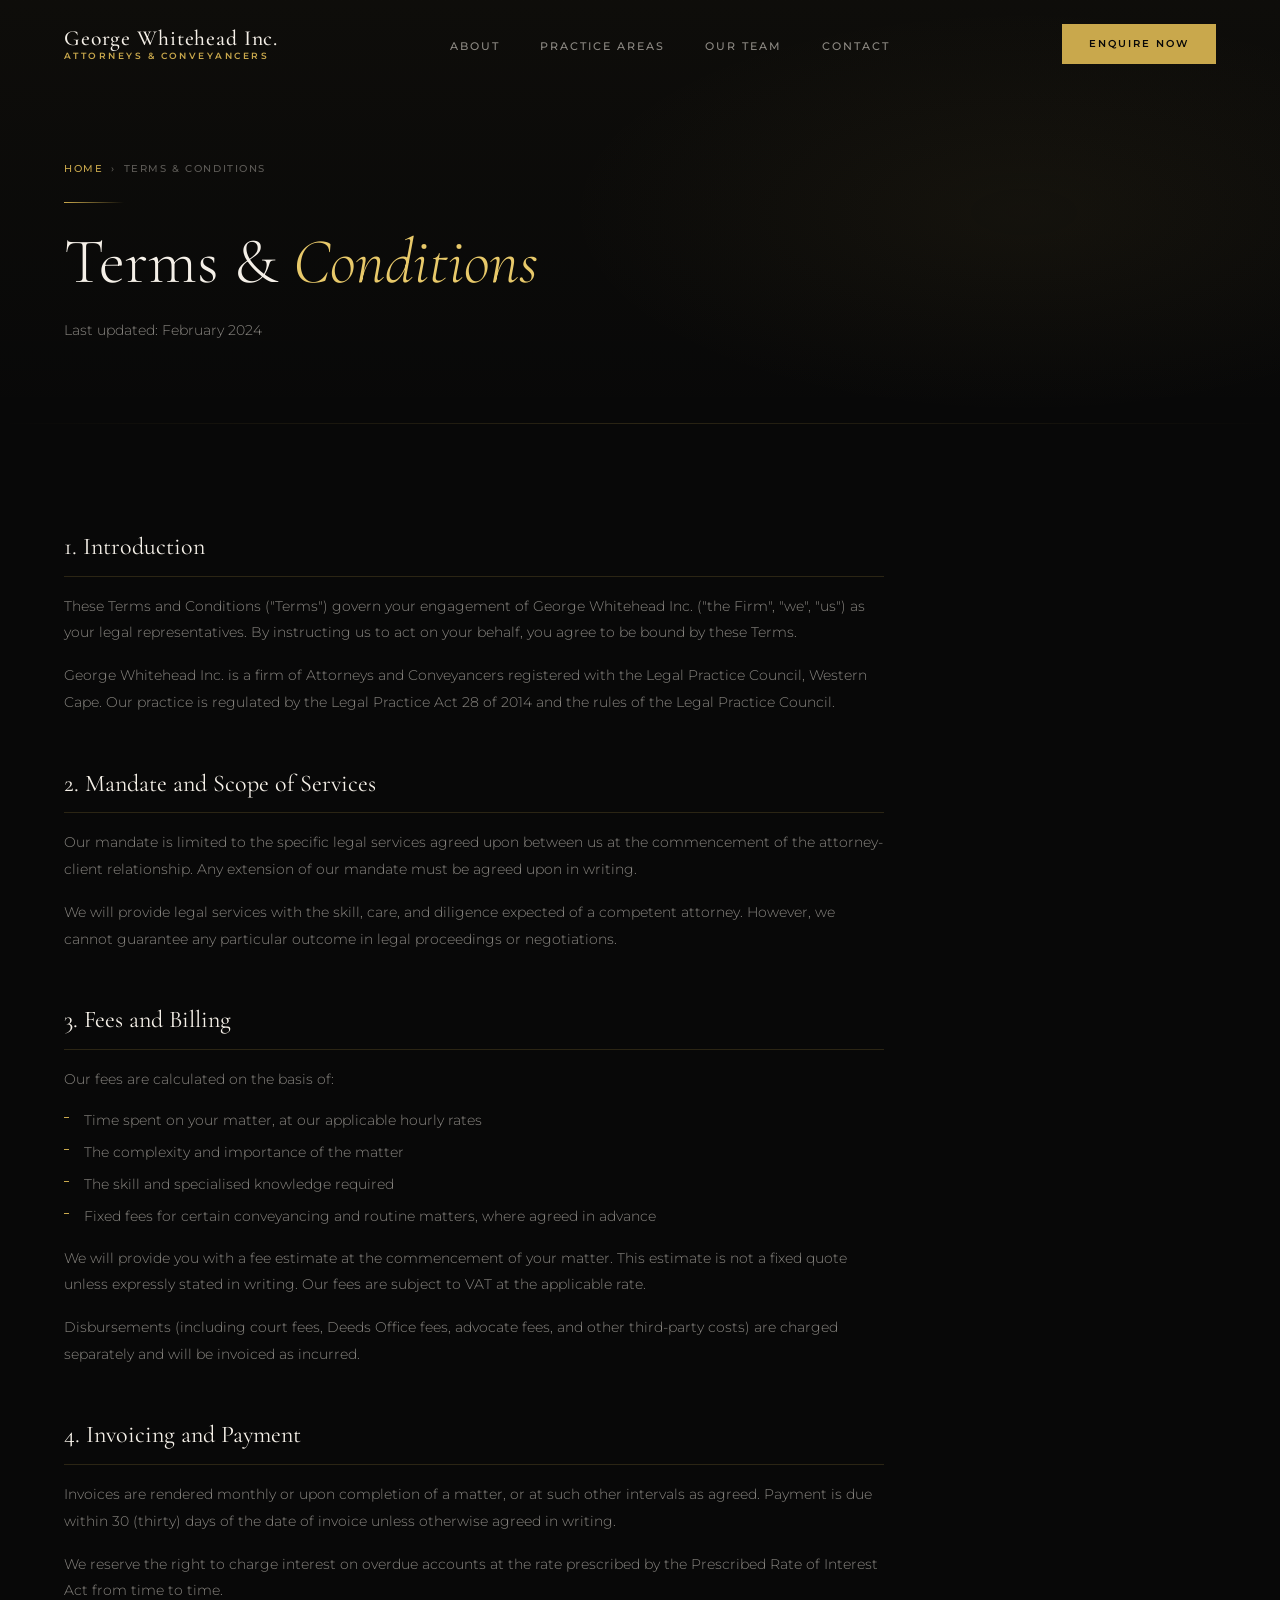
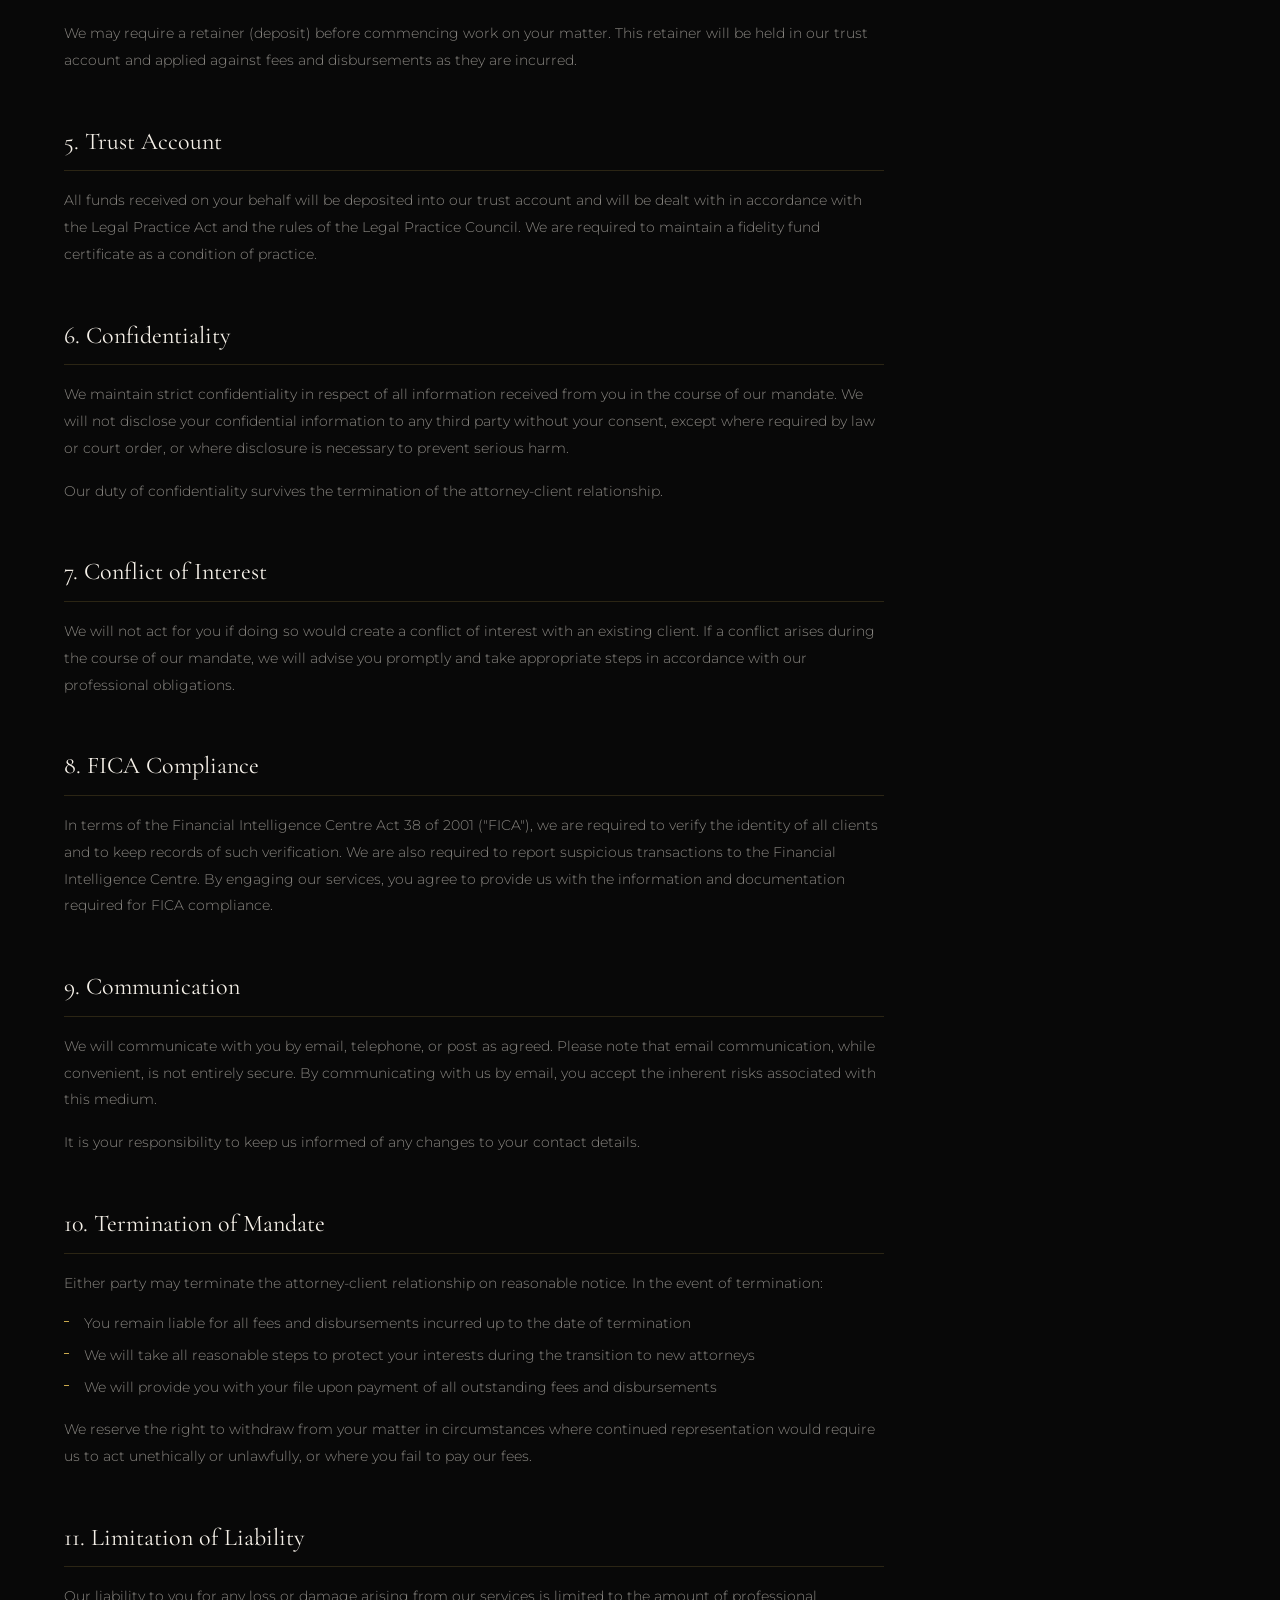
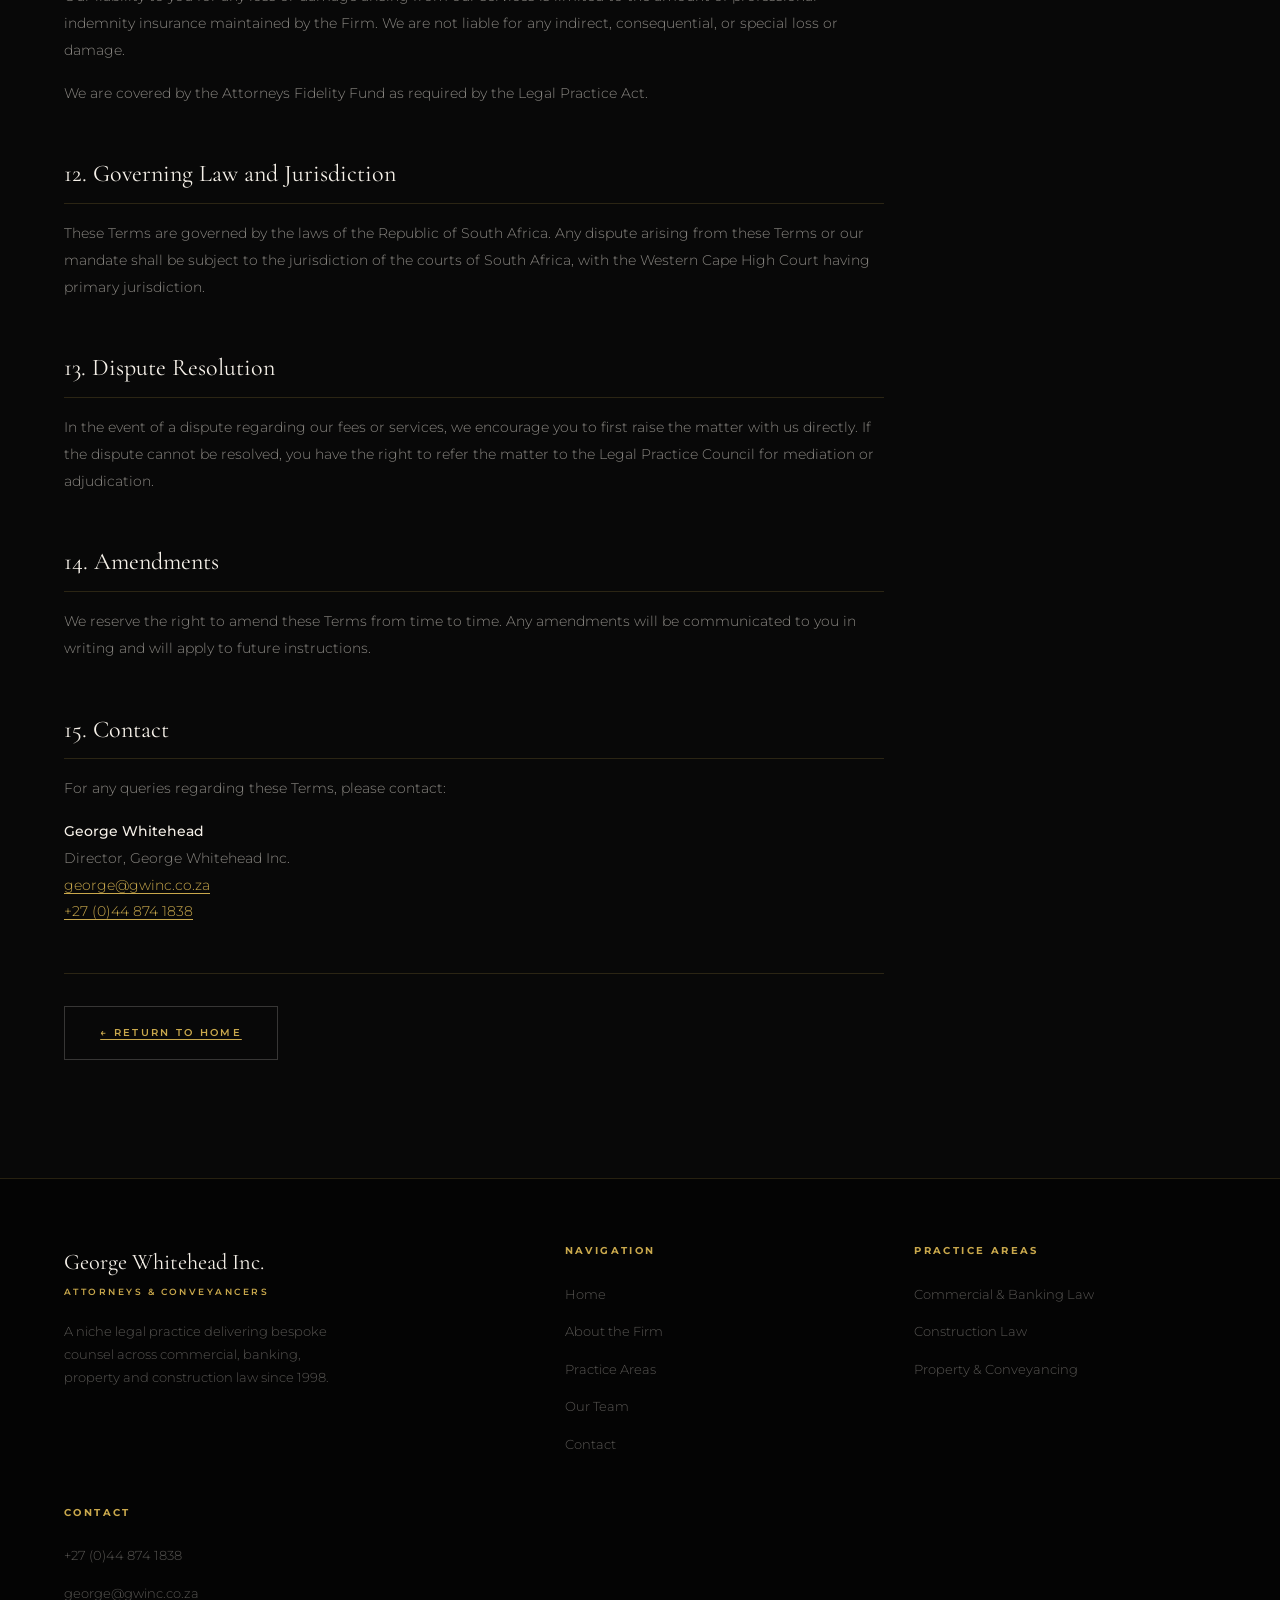
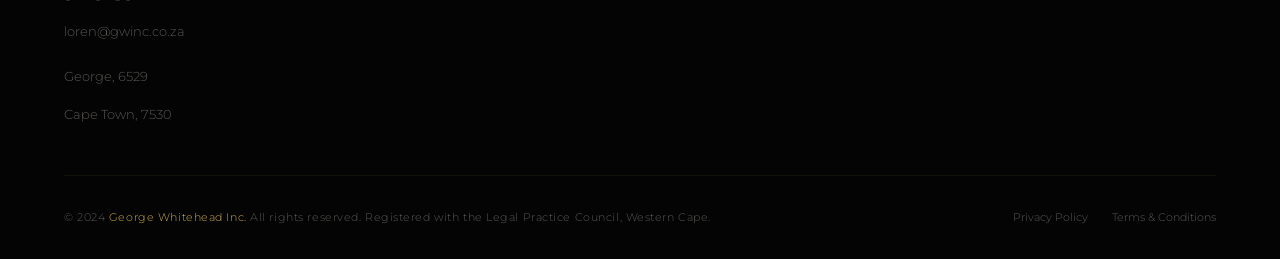
<file: terms-conditions.html>
<!DOCTYPE html>
<html lang="en">

<head>
    <meta charset="UTF-8" />
    <meta name="viewport" content="width=device-width, initial-scale=1.0" />
    <title>Terms &amp; Conditions | George Whitehead Inc. — Attorneys &amp; Conveyancers</title>
    <meta name="description"
        content="Terms and Conditions of engagement for George Whitehead Inc. — Attorneys & Conveyancers, George and Cape Town, South Africa." />
    <link rel="stylesheet" href="styles.css" />
    <link rel="stylesheet" href="pages.css" />
    <link rel="preconnect" href="https://fonts.googleapis.com" />
    <link rel="preconnect" href="https://fonts.gstatic.com" crossorigin />
</head>

<body>

    <main>

        <section class="page-hero">
            <div class="container page-hero__inner">
                <div class="page-hero__breadcrumb">
                    <a href="index.html">Home</a>
                    <span class="page-hero__breadcrumb-sep">›</span>
                    <span>Terms &amp; Conditions</span>
                </div>
                <span class="gold-line"></span>
                <h1 class="page-hero__title">Terms &amp; <em>Conditions</em></h1>
                <p class="page-hero__subtitle">Last updated: February 2024</p>
            </div>
        </section>

        <section class="legal-content">
            <div class="container">
                <div class="legal-content__inner">

                    <h2>1. Introduction</h2>
                    <p>These Terms and Conditions ("Terms") govern your engagement of George Whitehead Inc. ("the Firm",
                        "we", "us") as your legal representatives. By instructing us to act on your behalf, you agree to
                        be bound by these Terms.</p>
                    <p>George Whitehead Inc. is a firm of Attorneys and Conveyancers registered with the Legal Practice
                        Council, Western Cape. Our practice is regulated by the Legal Practice Act 28 of 2014 and the
                        rules of the Legal Practice Council.</p>

                    <h2>2. Mandate and Scope of Services</h2>
                    <p>Our mandate is limited to the specific legal services agreed upon between us at the commencement
                        of the attorney-client relationship. Any extension of our mandate must be agreed upon in
                        writing.</p>
                    <p>We will provide legal services with the skill, care, and diligence expected of a competent
                        attorney. However, we cannot guarantee any particular outcome in legal proceedings or
                        negotiations.</p>

                    <h2>3. Fees and Billing</h2>
                    <p>Our fees are calculated on the basis of:</p>
                    <ul>
                        <li>Time spent on your matter, at our applicable hourly rates</li>
                        <li>The complexity and importance of the matter</li>
                        <li>The skill and specialised knowledge required</li>
                        <li>Fixed fees for certain conveyancing and routine matters, where agreed in advance</li>
                    </ul>
                    <p>We will provide you with a fee estimate at the commencement of your matter. This estimate is not
                        a fixed quote unless expressly stated in writing. Our fees are subject to VAT at the applicable
                        rate.</p>
                    <p>Disbursements (including court fees, Deeds Office fees, advocate fees, and other third-party
                        costs) are charged separately and will be invoiced as incurred.</p>

                    <h2>4. Invoicing and Payment</h2>
                    <p>Invoices are rendered monthly or upon completion of a matter, or at such other intervals as
                        agreed. Payment is due within 30 (thirty) days of the date of invoice unless otherwise agreed in
                        writing.</p>
                    <p>We reserve the right to charge interest on overdue accounts at the rate prescribed by the
                        Prescribed Rate of Interest Act from time to time.</p>
                    <p>We may require a retainer (deposit) before commencing work on your matter. This retainer will be
                        held in our trust account and applied against fees and disbursements as they are incurred.</p>

                    <h2>5. Trust Account</h2>
                    <p>All funds received on your behalf will be deposited into our trust account and will be dealt with
                        in accordance with the Legal Practice Act and the rules of the Legal Practice Council. We are
                        required to maintain a fidelity fund certificate as a condition of practice.</p>

                    <h2>6. Confidentiality</h2>
                    <p>We maintain strict confidentiality in respect of all information received from you in the course
                        of our mandate. We will not disclose your confidential information to any third party without
                        your consent, except where required by law or court order, or where disclosure is necessary to
                        prevent serious harm.</p>
                    <p>Our duty of confidentiality survives the termination of the attorney-client relationship.</p>

                    <h2>7. Conflict of Interest</h2>
                    <p>We will not act for you if doing so would create a conflict of interest with an existing client.
                        If a conflict arises during the course of our mandate, we will advise you promptly and take
                        appropriate steps in accordance with our professional obligations.</p>

                    <h2>8. FICA Compliance</h2>
                    <p>In terms of the Financial Intelligence Centre Act 38 of 2001 ("FICA"), we are required to verify
                        the identity of all clients and to keep records of such verification. We are also required to
                        report suspicious transactions to the Financial Intelligence Centre. By engaging our services,
                        you agree to provide us with the information and documentation required for FICA compliance.</p>

                    <h2>9. Communication</h2>
                    <p>We will communicate with you by email, telephone, or post as agreed. Please note that email
                        communication, while convenient, is not entirely secure. By communicating with us by email, you
                        accept the inherent risks associated with this medium.</p>
                    <p>It is your responsibility to keep us informed of any changes to your contact details.</p>

                    <h2>10. Termination of Mandate</h2>
                    <p>Either party may terminate the attorney-client relationship on reasonable notice. In the event of
                        termination:</p>
                    <ul>
                        <li>You remain liable for all fees and disbursements incurred up to the date of termination</li>
                        <li>We will take all reasonable steps to protect your interests during the transition to new
                            attorneys</li>
                        <li>We will provide you with your file upon payment of all outstanding fees and disbursements
                        </li>
                    </ul>
                    <p>We reserve the right to withdraw from your matter in circumstances where continued representation
                        would require us to act unethically or unlawfully, or where you fail to pay our fees.</p>

                    <h2>11. Limitation of Liability</h2>
                    <p>Our liability to you for any loss or damage arising from our services is limited to the amount of
                        professional indemnity insurance maintained by the Firm. We are not liable for any indirect,
                        consequential, or special loss or damage.</p>
                    <p>We are covered by the Attorneys Fidelity Fund as required by the Legal Practice Act.</p>

                    <h2>12. Governing Law and Jurisdiction</h2>
                    <p>These Terms are governed by the laws of the Republic of South Africa. Any dispute arising from
                        these Terms or our mandate shall be subject to the jurisdiction of the courts of South Africa,
                        with the Western Cape High Court having primary jurisdiction.</p>

                    <h2>13. Dispute Resolution</h2>
                    <p>In the event of a dispute regarding our fees or services, we encourage you to first raise the
                        matter with us directly. If the dispute cannot be resolved, you have the right to refer the
                        matter to the Legal Practice Council for mediation or adjudication.</p>

                    <h2>14. Amendments</h2>
                    <p>We reserve the right to amend these Terms from time to time. Any amendments will be communicated
                        to you in writing and will apply to future instructions.</p>

                    <h2>15. Contact</h2>
                    <p>For any queries regarding these Terms, please contact:</p>
                    <p><strong>George Whitehead</strong><br>
                        Director, George Whitehead Inc.<br>
                        <a href="mailto:george@gwinc.co.za">george@gwinc.co.za</a><br>
                        <a href="tel:+27448741838">+27 (0)44 874 1838</a>
                    </p>

                    <p style="margin-top:3rem; padding-top:2rem; border-top:1px solid var(--clr-border);">
                        <a href="index.html" class="btn-ghost" style="display:inline-flex;">← Return to Home</a>
                    </p>

                </div>
            </div>
        </section>

    </main>

    <script src="components.js"></script>
</body>

</html>
</file>
<file: styles.css>
/* ============================================================
   GEORGE WHITEHEAD INC. — LUXURY DESIGN SYSTEM
   ============================================================ */

@import url('https://fonts.googleapis.com/css2?family=Cormorant+Garamond:ital,wght@0,300;0,400;0,500;0,600;0,700;1,300;1,400;1,500&family=Montserrat:wght@300;400;500;600;700&display=swap');

/* ── Design Tokens ── */
:root {
  --clr-bg: #080808;
  --clr-bg-2: #0f0f0f;
  --clr-surface: #141414;
  --clr-surface-2: #1a1a1a;
  --clr-border: rgba(201, 168, 76, 0.18);
  --clr-gold: #C9A84C;
  --clr-gold-light: #E8C96A;
  --clr-gold-dim: rgba(201, 168, 76, 0.12);
  --clr-text: #F5F0E8;
  --clr-text-muted: rgba(245, 240, 232, 0.55);
  --clr-text-subtle: rgba(245, 240, 232, 0.35);
  --ff-serif: 'Cormorant Garamond', Georgia, serif;
  --ff-sans: 'Montserrat', sans-serif;
  --transition: 0.4s cubic-bezier(0.25, 0.46, 0.45, 0.94);
  --radius: 2px;
  --max-w: 1280px;
}

/* ── Reset & Base ── */
*,
*::before,
*::after {
  box-sizing: border-box;
  margin: 0;
  padding: 0;
}

html {
  scroll-behavior: smooth;
  font-size: 16px;
}

body {
  background-color: var(--clr-bg);
  color: var(--clr-text);
  font-family: var(--ff-sans);
  font-weight: 300;
  line-height: 1.7;
  overflow-x: hidden;
  -webkit-font-smoothing: antialiased;
}

img {
  display: block;
  max-width: 100%;
}

a {
  color: inherit;
  text-decoration: none;
}

ul {
  list-style: none;
}

/* ── Utility ── */
.container {
  width: 100%;
  max-width: var(--max-w);
  margin-inline: auto;
  padding-inline: clamp(1.5rem, 5vw, 5rem);
}

.gold-line {
  display: block;
  width: 60px;
  height: 1px;
  background: linear-gradient(90deg, var(--clr-gold), transparent);
  margin-bottom: 1.5rem;
}

.gold-line--center {
  margin-inline: auto;
  background: linear-gradient(90deg, transparent, var(--clr-gold), transparent);
  width: 80px;
}

.section-label {
  font-family: var(--ff-sans);
  font-size: 0.65rem;
  font-weight: 600;
  letter-spacing: 0.3em;
  text-transform: uppercase;
  color: var(--clr-gold);
  margin-bottom: 1rem;
}

.section-title {
  font-family: var(--ff-serif);
  font-size: clamp(2.2rem, 4vw, 3.5rem);
  font-weight: 400;
  line-height: 1.15;
  color: var(--clr-text);
}

.section-title em {
  font-style: italic;
  color: var(--clr-gold-light);
}

.section-body {
  font-size: 0.9rem;
  line-height: 1.9;
  color: var(--clr-text-muted);
  max-width: 560px;
}

/* ── Scroll Reveal ── */
.reveal {
  opacity: 0;
  transform: translateY(32px);
  transition: opacity 0.8s ease, transform 0.8s ease;
}

.reveal.visible {
  opacity: 1;
  transform: translateY(0);
}

.reveal-delay-1 {
  transition-delay: 0.1s;
}

.reveal-delay-2 {
  transition-delay: 0.2s;
}

.reveal-delay-3 {
  transition-delay: 0.3s;
}

.reveal-delay-4 {
  transition-delay: 0.4s;
}

.reveal-delay-5 {
  transition-delay: 0.5s;
}

/* ============================================================
   NAVIGATION
   ============================================================ */
.nav {
  position: fixed;
  top: 0;
  left: 0;
  right: 0;
  z-index: 1000;
  padding: 1.5rem 0;
  transition: background var(--transition), padding var(--transition), backdrop-filter var(--transition);
}

.nav.scrolled {
  background: rgba(8, 8, 8, 0.92);
  backdrop-filter: blur(20px);
  -webkit-backdrop-filter: blur(20px);
  padding: 1rem 0;
  border-bottom: 1px solid var(--clr-border);
}

.nav__inner {
  display: flex;
  align-items: center;
  justify-content: space-between;
  gap: 2rem;
}

.nav__logo {
  display: flex;
  flex-direction: column;
  line-height: 1;
}

.nav__logo-main {
  font-family: var(--ff-serif);
  font-size: 1.35rem;
  font-weight: 500;
  letter-spacing: 0.04em;
  color: var(--clr-text);
}

.nav__logo-sub {
  font-family: var(--ff-sans);
  font-size: 0.55rem;
  font-weight: 600;
  letter-spacing: 0.28em;
  text-transform: uppercase;
  color: var(--clr-gold);
  margin-top: 3px;
}

.nav__links {
  display: flex;
  align-items: center;
  gap: 2.5rem;
}

.nav__link {
  font-size: 0.7rem;
  font-weight: 500;
  letter-spacing: 0.18em;
  text-transform: uppercase;
  color: var(--clr-text-muted);
  position: relative;
  transition: color var(--transition);
}

.nav__link::after {
  content: '';
  position: absolute;
  bottom: -4px;
  left: 0;
  width: 0;
  height: 1px;
  background: var(--clr-gold);
  transition: width var(--transition);
}

.nav__link:hover {
  color: var(--clr-text);
}

.nav__link:hover::after {
  width: 100%;
}

.nav__cta {
  font-size: 0.65rem;
  font-weight: 600;
  letter-spacing: 0.2em;
  text-transform: uppercase;
  color: var(--clr-bg);
  background: var(--clr-gold);
  padding: 0.65rem 1.6rem;
  border: 1px solid var(--clr-gold);
  transition: background var(--transition), color var(--transition);
}

.nav__cta:hover {
  background: transparent;
  color: var(--clr-gold);
}

.nav__hamburger {
  display: none;
  flex-direction: column;
  gap: 5px;
  cursor: pointer;
  padding: 4px;
}

.nav__hamburger span {
  display: block;
  width: 24px;
  height: 1px;
  background: var(--clr-text);
  transition: var(--transition);
}

/* ============================================================
   HERO
   ============================================================ */
.hero {
  position: relative;
  min-height: 100vh;
  display: flex;
  align-items: center;
  overflow: hidden;
}

/* ── Photo layer ── */
.hero__photo {
  position: absolute;
  inset: 0;
  background-image: url('https://images.unsplash.com/photo-1589829545856-d10d557cf95f?w=1920&q=80&auto=format&fit=crop');
  background-size: cover;
  background-position: center 30%;
  transform-origin: center;
  will-change: transform;
}

/* ── Dark directional overlay — left side stays readable ── */
.hero__photo::before {
  content: '';
  position: absolute;
  inset: 0;
  background:
    linear-gradient(105deg,
      rgba(5, 4, 2, 0.97) 0%,
      rgba(5, 4, 2, 0.88) 38%,
      rgba(5, 4, 2, 0.55) 62%,
      rgba(5, 4, 2, 0.25) 100%);
}

/* ── Radial vignette ── */
.hero__photo::after {
  content: '';
  position: absolute;
  inset: 0;
  background: radial-gradient(ellipse 120% 100% at 50% 50%,
      transparent 30%,
      rgba(3, 2, 1, 0.6) 70%,
      rgba(3, 2, 1, 0.9) 100%);
}

/* ── Gold atmospheric light bloom ── */
.hero__bg {
  position: absolute;
  inset: 0;
  z-index: 1;
  pointer-events: none;
  background:
    radial-gradient(ellipse 55% 70% at 72% 38%, rgba(201, 168, 76, 0.09) 0%, transparent 55%),
    radial-gradient(ellipse 30% 40% at 80% 20%, rgba(232, 201, 106, 0.06) 0%, transparent 50%);
}

/* ── Animated gold light sweep ── */
.hero__bg::before {
  content: '';
  position: absolute;
  inset: 0;
  background: linear-gradient(115deg,
      transparent 30%,
      rgba(201, 168, 76, 0.04) 48%,
      rgba(232, 201, 106, 0.07) 50%,
      rgba(201, 168, 76, 0.04) 52%,
      transparent 70%);
  background-size: 200% 100%;
  animation: goldSweep 8s ease-in-out infinite alternate;
}

/* ── Fine noise texture for depth ── */
.hero__bg::after {
  content: '';
  position: absolute;
  inset: 0;
  opacity: 0.035;
  background-image: url("data:image/svg+xml,%3Csvg viewBox='0 0 256 256' xmlns='http://www.w3.org/2000/svg'%3E%3Cfilter id='noise'%3E%3CfeTurbulence type='fractalNoise' baseFrequency='0.9' numOctaves='4' stitchTiles='stitch'/%3E%3C/filter%3E%3Crect width='100%25' height='100%25' filter='url(%23noise)'/%3E%3C/svg%3E");
  background-repeat: repeat;
  background-size: 200px 200px;
}

@keyframes goldSweep {
  0% {
    background-position: -50% 0;
  }

  100% {
    background-position: 150% 0;
  }
}

/* Decorative scales of justice silhouette */
.hero__ornament {
  position: absolute;
  right: 6%;
  top: 50%;
  transform: translateY(-50%);
  width: clamp(280px, 35vw, 520px);
  height: clamp(280px, 35vw, 520px);
  opacity: 0.055;
  z-index: 2;
  filter: drop-shadow(0 0 40px rgba(201, 168, 76, 0.15));
}

.hero__ornament svg {
  width: 100%;
  height: 100%;
  fill: var(--clr-gold);
}

.hero__content {
  position: relative;
  z-index: 3;
  padding-top: 8rem;
  padding-bottom: 6rem;
}

.hero__est {
  display: flex;
  align-items: center;
  gap: 1rem;
  margin-bottom: 2rem;
}

.hero__est-line {
  width: 40px;
  height: 1px;
  background: var(--clr-gold);
}

.hero__est-text {
  font-size: 0.6rem;
  font-weight: 600;
  letter-spacing: 0.35em;
  text-transform: uppercase;
  color: var(--clr-gold);
}

.hero__title {
  font-family: var(--ff-serif);
  font-size: clamp(3rem, 7vw, 6.5rem);
  font-weight: 300;
  line-height: 1.05;
  color: var(--clr-text);
  margin-bottom: 1.5rem;
  max-width: 700px;
}

.hero__title em {
  font-style: italic;
  color: var(--clr-gold-light);
  display: block;
}

.hero__subtitle {
  font-size: clamp(0.8rem, 1.2vw, 0.95rem);
  font-weight: 300;
  letter-spacing: 0.05em;
  color: var(--clr-text-muted);
  max-width: 480px;
  margin-bottom: 3rem;
  line-height: 1.9;
}

.hero__actions {
  display: flex;
  align-items: center;
  gap: 1.5rem;
  flex-wrap: wrap;
}

.btn-primary {
  display: inline-flex;
  align-items: center;
  gap: 0.75rem;
  font-family: var(--ff-sans);
  font-size: 0.65rem;
  font-weight: 600;
  letter-spacing: 0.22em;
  text-transform: uppercase;
  color: var(--clr-bg);
  background: var(--clr-gold);
  padding: 1rem 2.2rem;
  border: 1px solid var(--clr-gold);
  transition: background var(--transition), color var(--transition), box-shadow var(--transition);
  position: relative;
  overflow: hidden;
}

.btn-primary::before {
  content: '';
  position: absolute;
  inset: 0;
  background: linear-gradient(135deg, rgba(255, 255, 255, 0.15) 0%, transparent 60%);
  opacity: 0;
  transition: opacity var(--transition);
}

.btn-primary:hover {
  background: var(--clr-gold-light);
  box-shadow: 0 8px 32px rgba(201, 168, 76, 0.3);
}

.btn-primary:hover::before {
  opacity: 1;
}

.btn-ghost {
  display: inline-flex;
  align-items: center;
  gap: 0.75rem;
  font-family: var(--ff-sans);
  font-size: 0.65rem;
  font-weight: 600;
  letter-spacing: 0.22em;
  text-transform: uppercase;
  color: var(--clr-text-muted);
  background: transparent;
  padding: 1rem 2.2rem;
  border: 1px solid rgba(245, 240, 232, 0.2);
  transition: color var(--transition), border-color var(--transition);
}

.btn-ghost:hover {
  color: var(--clr-text);
  border-color: rgba(245, 240, 232, 0.5);
}

.btn-arrow {
  display: inline-block;
  transition: transform var(--transition);
}

.btn-primary:hover .btn-arrow,
.btn-ghost:hover .btn-arrow {
  transform: translateX(4px);
}

.hero__scroll {
  position: absolute;
  bottom: 2.5rem;
  left: 50%;
  transform: translateX(-50%);
  z-index: 3;
  display: flex;
  flex-direction: column;
  align-items: center;
  gap: 0.5rem;
  opacity: 0.5;
  animation: scrollBounce 2.5s ease-in-out infinite;
}

.hero__scroll-line {
  width: 1px;
  height: 40px;
  background: linear-gradient(to bottom, var(--clr-gold), transparent);
}

.hero__scroll-text {
  font-size: 0.55rem;
  letter-spacing: 0.3em;
  text-transform: uppercase;
  color: var(--clr-gold);
}

@keyframes scrollBounce {

  0%,
  100% {
    transform: translateX(-50%) translateY(0);
  }

  50% {
    transform: translateX(-50%) translateY(8px);
  }
}

/* ============================================================
   ABOUT
   ============================================================ */
.about {
  padding: clamp(5rem, 10vw, 9rem) 0;
  background: var(--clr-bg);
  position: relative;
}

.about::before {
  content: '';
  position: absolute;
  top: 0;
  left: 0;
  right: 0;
  height: 1px;
  background: linear-gradient(90deg, transparent, var(--clr-border), transparent);
}

.about__grid {
  display: grid;
  grid-template-columns: 1fr 1fr;
  gap: clamp(3rem, 6vw, 7rem);
  align-items: center;
}

.about__left {}

.about__right {
  position: relative;
}

.about__image-frame {
  position: relative;
  aspect-ratio: 4/5;
  background: var(--clr-surface);
  border: 1px solid var(--clr-border);
  overflow: hidden;
}

.about__image-frame::before {
  content: '';
  position: absolute;
  inset: 0;
  background:
    radial-gradient(ellipse 60% 60% at 50% 50%, rgba(201, 168, 76, 0.08) 0%, transparent 70%),
    linear-gradient(135deg, var(--clr-surface) 0%, var(--clr-surface-2) 100%);
}

/* Decorative corner accents */
.about__image-frame::after {
  content: '';
  position: absolute;
  top: 16px;
  left: 16px;
  right: 16px;
  bottom: 16px;
  border: 1px solid rgba(201, 168, 76, 0.15);
  pointer-events: none;
}

.about__frame-inner {
  position: absolute;
  inset: 0;
  display: flex;
  align-items: center;
  justify-content: center;
  flex-direction: column;
  gap: 1rem;
  padding: 2rem;
}

.about__monogram {
  font-family: var(--ff-serif);
  font-size: 8rem;
  font-weight: 300;
  color: rgba(201, 168, 76, 0.12);
  line-height: 1;
  letter-spacing: -0.05em;
  user-select: none;
}

.about__frame-text {
  font-family: var(--ff-sans);
  font-size: 0.6rem;
  letter-spacing: 0.3em;
  text-transform: uppercase;
  color: rgba(201, 168, 76, 0.3);
  text-align: center;
}

.about__corner {
  position: absolute;
  width: 20px;
  height: 20px;
  border-color: var(--clr-gold);
  border-style: solid;
  opacity: 0.5;
}

.about__corner--tl {
  top: 8px;
  left: 8px;
  border-width: 1px 0 0 1px;
}

.about__corner--tr {
  top: 8px;
  right: 8px;
  border-width: 1px 1px 0 0;
}

.about__corner--bl {
  bottom: 8px;
  left: 8px;
  border-width: 0 0 1px 1px;
}

.about__corner--br {
  bottom: 8px;
  right: 8px;
  border-width: 0 1px 1px 0;
}

.about__stat-strip {
  position: absolute;
  bottom: -1.5rem;
  right: -1.5rem;
  background: var(--clr-gold);
  padding: 1.5rem 2rem;
  display: flex;
  flex-direction: column;
  align-items: center;
  gap: 0.25rem;
}

.about__stat-num {
  font-family: var(--ff-serif);
  font-size: 2.5rem;
  font-weight: 500;
  color: var(--clr-bg);
  line-height: 1;
}

.about__stat-label {
  font-family: var(--ff-sans);
  font-size: 0.55rem;
  font-weight: 700;
  letter-spacing: 0.2em;
  text-transform: uppercase;
  color: rgba(8, 8, 8, 0.7);
  text-align: center;
}

.about__body {
  margin-top: 1.5rem;
  margin-bottom: 2rem;
}

.about__quote {
  margin-top: 2.5rem;
  padding-left: 1.5rem;
  border-left: 2px solid var(--clr-gold);
}

.about__quote-text {
  font-family: var(--ff-serif);
  font-size: 1.2rem;
  font-style: italic;
  font-weight: 300;
  color: var(--clr-text-muted);
  line-height: 1.7;
}

/* ============================================================
   PRACTICE AREAS
   ============================================================ */
.practice {
  padding: clamp(5rem, 10vw, 9rem) 0;
  background: var(--clr-bg-2);
  position: relative;
  overflow: hidden;
}

.practice::before {
  content: '';
  position: absolute;
  top: 0;
  left: 0;
  right: 0;
  height: 1px;
  background: linear-gradient(90deg, transparent, var(--clr-border), transparent);
}

.practice::after {
  content: '';
  position: absolute;
  bottom: 0;
  left: 0;
  right: 0;
  height: 1px;
  background: linear-gradient(90deg, transparent, var(--clr-border), transparent);
}

.practice__header {
  text-align: center;
  margin-bottom: clamp(3rem, 5vw, 5rem);
}

.practice__header .section-body {
  margin-inline: auto;
  text-align: center;
  margin-top: 1.25rem;
}

.practice__grid {
  display: grid;
  grid-template-columns: repeat(3, 1fr);
  gap: 1.5px;
  background: var(--clr-border);
}

.practice-card {
  background: var(--clr-surface);
  padding: clamp(2.5rem, 4vw, 3.5rem);
  position: relative;
  overflow: hidden;
  transition: background var(--transition);
  cursor: default;
}

.practice-card::before {
  content: '';
  position: absolute;
  top: 0;
  left: 0;
  right: 0;
  height: 2px;
  background: linear-gradient(90deg, transparent, var(--clr-gold), transparent);
  transform: scaleX(0);
  transition: transform 0.5s ease;
}

.practice-card:hover {
  background: var(--clr-surface-2);
}

.practice-card:hover::before {
  transform: scaleX(1);
}

.practice-card__icon {
  width: 52px;
  height: 52px;
  border: 1px solid var(--clr-border);
  display: flex;
  align-items: center;
  justify-content: center;
  margin-bottom: 2rem;
  transition: border-color var(--transition);
  position: relative;
}

.practice-card__icon svg {
  width: 24px;
  height: 24px;
  stroke: var(--clr-gold);
  fill: none;
  stroke-width: 1.5;
}

.practice-card:hover .practice-card__icon {
  border-color: var(--clr-gold);
}

.practice-card__num {
  position: absolute;
  top: 1.5rem;
  right: 1.5rem;
  font-family: var(--ff-serif);
  font-size: 4rem;
  font-weight: 300;
  color: rgba(201, 168, 76, 0.06);
  line-height: 1;
  transition: color var(--transition);
}

.practice-card:hover .practice-card__num {
  color: rgba(201, 168, 76, 0.1);
}

.practice-card__title {
  font-family: var(--ff-serif);
  font-size: 1.5rem;
  font-weight: 400;
  color: var(--clr-text);
  margin-bottom: 1rem;
  line-height: 1.3;
}

.practice-card__body {
  font-size: 0.82rem;
  line-height: 1.85;
  color: var(--clr-text-muted);
  margin-bottom: 2rem;
}

.practice-card__tags {
  display: flex;
  flex-wrap: wrap;
  gap: 0.5rem;
}

.practice-card__tag {
  font-size: 0.58rem;
  font-weight: 600;
  letter-spacing: 0.18em;
  text-transform: uppercase;
  color: var(--clr-gold);
  border: 1px solid rgba(201, 168, 76, 0.25);
  padding: 0.3rem 0.7rem;
}

/* ============================================================
   DIFFERENTIATORS / STATS
   ============================================================ */
.stats {
  padding: clamp(5rem, 10vw, 9rem) 0;
  background: var(--clr-bg);
}

.stats__grid {
  display: grid;
  grid-template-columns: repeat(4, 1fr);
  gap: 0;
  border: 1px solid var(--clr-border);
}

.stat-item {
  padding: clamp(2rem, 4vw, 3rem) 2rem;
  text-align: center;
  border-right: 1px solid var(--clr-border);
  position: relative;
  transition: background var(--transition);
}

.stat-item:last-child {
  border-right: none;
}

.stat-item::before {
  content: '';
  position: absolute;
  bottom: 0;
  left: 50%;
  transform: translateX(-50%);
  width: 0;
  height: 2px;
  background: var(--clr-gold);
  transition: width 0.5s ease;
}

.stat-item:hover {
  background: var(--clr-gold-dim);
}

.stat-item:hover::before {
  width: 60%;
}

.stat-item__num {
  font-family: var(--ff-serif);
  font-size: clamp(2.5rem, 4vw, 3.5rem);
  font-weight: 300;
  color: var(--clr-gold);
  line-height: 1;
  margin-bottom: 0.75rem;
}

.stat-item__label {
  font-size: 0.7rem;
  font-weight: 500;
  letter-spacing: 0.12em;
  text-transform: uppercase;
  color: var(--clr-text-muted);
  line-height: 1.5;
}

/* ============================================================
   TEAM
   ============================================================ */
.team {
  padding: clamp(5rem, 10vw, 9rem) 0;
  background: var(--clr-bg-2);
  position: relative;
}

.team::before {
  content: '';
  position: absolute;
  top: 0;
  left: 0;
  right: 0;
  height: 1px;
  background: linear-gradient(90deg, transparent, var(--clr-border), transparent);
}

.team__header {
  margin-bottom: clamp(3rem, 5vw, 5rem);
}

.team__grid {
  display: grid;
  grid-template-columns: repeat(2, 1fr);
  gap: 1.5px;
  background: var(--clr-border);
  max-width: 900px;
}

.team-card {
  background: var(--clr-surface);
  padding: clamp(2.5rem, 4vw, 3.5rem);
  display: flex;
  gap: 2rem;
  align-items: flex-start;
  transition: background var(--transition);
  position: relative;
  overflow: hidden;
}

.team-card::after {
  content: '';
  position: absolute;
  top: 0;
  left: 0;
  bottom: 0;
  width: 2px;
  background: var(--clr-gold);
  transform: scaleY(0);
  transform-origin: bottom;
  transition: transform 0.5s ease;
}

.team-card:hover {
  background: var(--clr-surface-2);
}

.team-card:hover::after {
  transform: scaleY(1);
}

.team-card__avatar {
  width: 72px;
  height: 72px;
  flex-shrink: 0;
  border: 1px solid var(--clr-border);
  background: var(--clr-surface-2);
  display: flex;
  align-items: center;
  justify-content: center;
  position: relative;
  overflow: hidden;
}

.team-card__initials {
  font-family: var(--ff-serif);
  font-size: 1.6rem;
  font-weight: 400;
  color: var(--clr-gold);
  line-height: 1;
}

.team-card__info {}

.team-card__name {
  font-family: var(--ff-serif);
  font-size: 1.3rem;
  font-weight: 500;
  color: var(--clr-text);
  margin-bottom: 0.25rem;
}

.team-card__role {
  font-size: 0.62rem;
  font-weight: 600;
  letter-spacing: 0.2em;
  text-transform: uppercase;
  color: var(--clr-gold);
  margin-bottom: 1rem;
}

.team-card__bio {
  font-size: 0.8rem;
  line-height: 1.8;
  color: var(--clr-text-muted);
  margin-bottom: 1rem;
}

.team-card__credentials {
  display: flex;
  flex-wrap: wrap;
  gap: 0.4rem;
}

.team-card__cred {
  font-size: 0.58rem;
  font-weight: 600;
  letter-spacing: 0.15em;
  text-transform: uppercase;
  color: var(--clr-text-subtle);
  border: 1px solid rgba(245, 240, 232, 0.1);
  padding: 0.25rem 0.6rem;
}

/* ============================================================
   CONTACT / CTA
   ============================================================ */
.contact {
  padding: clamp(5rem, 10vw, 9rem) 0;
  background: var(--clr-bg);
  position: relative;
  overflow: hidden;
}

.contact::before {
  content: '';
  position: absolute;
  top: 0;
  left: 0;
  right: 0;
  height: 1px;
  background: linear-gradient(90deg, transparent, var(--clr-border), transparent);
}

.contact__bg-text {
  position: absolute;
  top: 50%;
  left: 50%;
  transform: translate(-50%, -50%);
  font-family: var(--ff-serif);
  font-size: clamp(6rem, 15vw, 14rem);
  font-weight: 300;
  color: rgba(201, 168, 76, 0.025);
  white-space: nowrap;
  pointer-events: none;
  user-select: none;
  letter-spacing: -0.03em;
}

.contact__inner {
  position: relative;
  z-index: 1;
  display: grid;
  grid-template-columns: 1fr 1fr;
  gap: clamp(3rem, 6vw, 7rem);
  align-items: start;
}

.contact__left {}

.contact__right {
  display: flex;
  flex-direction: column;
  gap: 2.5rem;
}

.contact__office {
  padding: 2rem;
  border: 1px solid var(--clr-border);
  background: var(--clr-surface);
  transition: border-color var(--transition), background var(--transition);
}

.contact__office:hover {
  border-color: rgba(201, 168, 76, 0.35);
  background: var(--clr-surface-2);
}

.contact__office-city {
  font-family: var(--ff-sans);
  font-size: 0.6rem;
  font-weight: 700;
  letter-spacing: 0.25em;
  text-transform: uppercase;
  color: var(--clr-gold);
  margin-bottom: 0.75rem;
}

.contact__office-addr {
  font-family: var(--ff-serif);
  font-size: 1rem;
  font-weight: 300;
  color: var(--clr-text-muted);
  line-height: 1.7;
}

.contact__form {
  display: flex;
  flex-direction: column;
  gap: 1rem;
  margin-top: 2rem;
}

.form-group {
  display: flex;
  flex-direction: column;
  gap: 0.4rem;
}

.form-label {
  font-size: 0.6rem;
  font-weight: 600;
  letter-spacing: 0.2em;
  text-transform: uppercase;
  color: var(--clr-text-subtle);
}

.form-input,
.form-textarea {
  background: var(--clr-surface);
  border: 1px solid var(--clr-border);
  color: var(--clr-text);
  font-family: var(--ff-sans);
  font-size: 0.85rem;
  font-weight: 300;
  padding: 0.85rem 1rem;
  outline: none;
  transition: border-color var(--transition), background var(--transition);
  width: 100%;
}

.form-input::placeholder,
.form-textarea::placeholder {
  color: var(--clr-text-subtle);
}

.form-input:focus,
.form-textarea:focus {
  border-color: var(--clr-gold);
  background: var(--clr-surface-2);
}

.form-textarea {
  resize: vertical;
  min-height: 120px;
}

.form-row {
  display: grid;
  grid-template-columns: 1fr 1fr;
  gap: 1rem;
}

/* ============================================================
   FOOTER
   ============================================================ */
.footer {
  background: #040404;
  border-top: 1px solid var(--clr-border);
  padding: 4rem 0 2rem;
}

.footer__top {
  display: grid;
  grid-template-columns: 1.5fr 1fr 1fr;
  gap: 3rem;
  padding-bottom: 3rem;
  border-bottom: 1px solid rgba(201, 168, 76, 0.08);
  margin-bottom: 2rem;
}

.footer__brand {}

.footer__brand-name {
  font-family: var(--ff-serif);
  font-size: 1.4rem;
  font-weight: 400;
  color: var(--clr-text);
  margin-bottom: 0.25rem;
}

.footer__brand-tag {
  font-size: 0.55rem;
  font-weight: 600;
  letter-spacing: 0.28em;
  text-transform: uppercase;
  color: var(--clr-gold);
  margin-bottom: 1.25rem;
}

.footer__brand-desc {
  font-size: 0.8rem;
  line-height: 1.8;
  color: var(--clr-text-subtle);
  max-width: 280px;
}

.footer__col-title {
  font-size: 0.6rem;
  font-weight: 700;
  letter-spacing: 0.25em;
  text-transform: uppercase;
  color: var(--clr-gold);
  margin-bottom: 1.25rem;
}

.footer__links {
  display: flex;
  flex-direction: column;
  gap: 0.65rem;
}

.footer__link {
  font-size: 0.8rem;
  color: var(--clr-text-subtle);
  transition: color var(--transition);
}

.footer__link:hover {
  color: var(--clr-text);
}

.footer__bottom {
  display: flex;
  align-items: center;
  justify-content: space-between;
  gap: 1rem;
  flex-wrap: wrap;
}

.footer__copy {
  font-size: 0.7rem;
  color: var(--clr-text-subtle);
  letter-spacing: 0.05em;
}

.footer__copy span {
  color: var(--clr-gold);
}

.footer__legal {
  display: flex;
  gap: 1.5rem;
}

.footer__legal a {
  font-size: 0.7rem;
  color: var(--clr-text-subtle);
  transition: color var(--transition);
}

.footer__legal a:hover {
  color: var(--clr-gold);
}

/* ============================================================
   RESPONSIVE
   ============================================================ */
@media (max-width: 1024px) {
  .stats__grid {
    grid-template-columns: repeat(2, 1fr);
  }

  .stat-item:nth-child(2) {
    border-right: none;
  }

  .stat-item:nth-child(3) {
    border-top: 1px solid var(--clr-border);
  }

  .stat-item:nth-child(4) {
    border-top: 1px solid var(--clr-border);
    border-right: none;
  }
}

@media (max-width: 900px) {
  .about__grid {
    grid-template-columns: 1fr;
  }

  .about__right {
    order: -1;
    max-width: 400px;
  }

  .about__stat-strip {
    right: -0.5rem;
    bottom: -0.5rem;
  }

  .practice__grid {
    grid-template-columns: 1fr;
  }

  .team__grid {
    grid-template-columns: 1fr;
    max-width: 100%;
  }

  .contact__inner {
    grid-template-columns: 1fr;
  }

  .footer__top {
    grid-template-columns: 1fr 1fr;
  }

  .footer__brand {
    grid-column: 1 / -1;
  }
}

@media (max-width: 768px) {
  .nav__links {
    display: none;
  }

  .nav__cta {
    display: none;
  }

  .nav__hamburger {
    display: flex;
  }

  .hero__title {
    font-size: clamp(2.5rem, 10vw, 4rem);
  }

  .form-row {
    grid-template-columns: 1fr;
  }

  .footer__top {
    grid-template-columns: 1fr;
  }

  .footer__bottom {
    flex-direction: column;
    text-align: center;
  }
}

@media (max-width: 480px) {
  .stats__grid {
    grid-template-columns: 1fr 1fr;
  }

  .stat-item {
    border-right: 1px solid var(--clr-border);
  }

  .stat-item:nth-child(even) {
    border-right: none;
  }

  .stat-item:nth-child(n+3) {
    border-top: 1px solid var(--clr-border);
  }

  .team-card {
    flex-direction: column;
  }
}

/* ── Gold shimmer animation on hover ── */
@keyframes goldShimmer {
  0% {
    background-position: -200% center;
  }

  100% {
    background-position: 200% center;
  }
}

.gold-shimmer {
  background: linear-gradient(90deg,
      var(--clr-gold) 0%,
      var(--clr-gold-light) 40%,
      var(--clr-gold) 60%,
      var(--clr-gold-light) 100%);
  background-size: 200% auto;
  -webkit-background-clip: text;
  -webkit-text-fill-color: transparent;
  background-clip: text;
  animation: goldShimmer 3s linear infinite;
}
</file>
<file: pages.css>
/* ============================================================
   SHARED COMPONENTS — injected by components.js
   ============================================================ */

/* ── Inner Page Hero (for non-landing pages) ── */
.page-hero {
    position: relative;
    padding: 10rem 0 5rem;
    background: var(--clr-bg);
    overflow: hidden;
}

.page-hero::before {
    content: '';
    position: absolute;
    inset: 0;
    background:
        radial-gradient(ellipse 60% 80% at 80% 50%, rgba(201, 168, 76, 0.05) 0%, transparent 60%),
        linear-gradient(180deg, rgba(201, 168, 76, 0.03) 0%, transparent 100%);
}

.page-hero::after {
    content: '';
    position: absolute;
    bottom: 0;
    left: 0;
    right: 0;
    height: 1px;
    background: linear-gradient(90deg, transparent, var(--clr-border), transparent);
}

.page-hero__inner {
    position: relative;
    z-index: 1;
}

.page-hero__breadcrumb {
    display: flex;
    align-items: center;
    gap: 0.5rem;
    margin-bottom: 1.5rem;
    font-size: 0.65rem;
    font-weight: 500;
    letter-spacing: 0.15em;
    text-transform: uppercase;
    color: var(--clr-text-subtle);
}

.page-hero__breadcrumb a {
    color: var(--clr-gold);
    transition: color var(--transition);
}

.page-hero__breadcrumb a:hover {
    color: var(--clr-gold-light);
}

.page-hero__breadcrumb-sep {
    color: var(--clr-text-subtle);
}

.page-hero__title {
    font-family: var(--ff-serif);
    font-size: clamp(2.5rem, 5vw, 4.5rem);
    font-weight: 300;
    line-height: 1.1;
    color: var(--clr-text);
    max-width: 700px;
}

.page-hero__title em {
    font-style: italic;
    color: var(--clr-gold-light);
}

.page-hero__subtitle {
    margin-top: 1.25rem;
    font-size: 0.9rem;
    line-height: 1.9;
    color: var(--clr-text-muted);
    max-width: 520px;
}

/* ── Team Profile Card (full page version) ── */
.profile-card {
    background: var(--clr-surface);
    border: 1px solid var(--clr-border);
    overflow: hidden;
    transition: border-color var(--transition);
}

.profile-card:hover {
    border-color: rgba(201, 168, 76, 0.35);
}

.profile-card__top {
    display: grid;
    grid-template-columns: 280px 1fr;
    min-height: 420px;
}

.profile-card__photo {
    position: relative;
    overflow: hidden;
    background: var(--clr-surface-2);
}

.profile-card__photo img {
    width: 100%;
    height: 100%;
    object-fit: cover;
    object-position: top center;
    filter: grayscale(20%) contrast(1.05);
    transition: filter var(--transition), transform 0.6s ease;
}

.profile-card:hover .profile-card__photo img {
    filter: grayscale(0%) contrast(1.05);
    transform: scale(1.03);
}

.profile-card__photo-overlay {
    position: absolute;
    inset: 0;
    background: linear-gradient(to right,
            transparent 70%,
            var(--clr-surface) 100%);
    pointer-events: none;
}

.profile-card__header {
    padding: 2.5rem 2.5rem 2rem;
    border-bottom: 1px solid var(--clr-border);
    display: flex;
    flex-direction: column;
    justify-content: flex-end;
}

.profile-card__name {
    font-family: var(--ff-serif);
    font-size: 2.2rem;
    font-weight: 400;
    color: var(--clr-text);
    line-height: 1.1;
    margin-bottom: 0.4rem;
}

.profile-card__role {
    font-size: 0.62rem;
    font-weight: 700;
    letter-spacing: 0.25em;
    text-transform: uppercase;
    color: var(--clr-gold);
    margin-bottom: 1.5rem;
}

.profile-card__contact {
    display: flex;
    flex-direction: column;
    gap: 0.4rem;
}

.profile-card__contact-item {
    display: flex;
    align-items: center;
    gap: 0.6rem;
    font-size: 0.8rem;
    color: var(--clr-text-muted);
    transition: color var(--transition);
}

.profile-card__contact-item:hover {
    color: var(--clr-text);
}

.profile-card__contact-icon {
    width: 14px;
    height: 14px;
    stroke: var(--clr-gold);
    fill: none;
    stroke-width: 1.5;
    flex-shrink: 0;
}

.profile-card__linkedin {
    display: inline-flex;
    align-items: center;
    gap: 0.5rem;
    margin-top: 1rem;
    font-size: 0.62rem;
    font-weight: 600;
    letter-spacing: 0.15em;
    text-transform: uppercase;
    color: var(--clr-gold);
    border: 1px solid rgba(201, 168, 76, 0.3);
    padding: 0.4rem 0.9rem;
    transition: background var(--transition), color var(--transition);
}

.profile-card__linkedin:hover {
    background: var(--clr-gold);
    color: var(--clr-bg);
}

.profile-card__body {
    display: grid;
    grid-template-columns: 1fr 1fr 1fr;
    border-top: 1px solid var(--clr-border);
}

.profile-card__section {
    padding: 2rem 2.5rem;
    border-right: 1px solid var(--clr-border);
}

.profile-card__section:last-child {
    border-right: none;
}

.profile-card__section-title {
    font-size: 0.58rem;
    font-weight: 700;
    letter-spacing: 0.25em;
    text-transform: uppercase;
    color: var(--clr-gold);
    margin-bottom: 1.25rem;
    padding-bottom: 0.75rem;
    border-bottom: 1px solid rgba(201, 168, 76, 0.15);
}

.profile-card__bio {
    font-size: 0.82rem;
    line-height: 1.85;
    color: var(--clr-text-muted);
}

.profile-card__bio p+p {
    margin-top: 0.85rem;
}

.profile-card__list {
    display: flex;
    flex-direction: column;
    gap: 0.6rem;
}

.profile-card__list-item {
    font-size: 0.78rem;
    color: var(--clr-text-muted);
    line-height: 1.5;
    padding-left: 1rem;
    position: relative;
}

.profile-card__list-item::before {
    content: '';
    position: absolute;
    left: 0;
    top: 0.55em;
    width: 4px;
    height: 1px;
    background: var(--clr-gold);
}

.profile-card__edu-item {
    margin-bottom: 0.85rem;
}

.profile-card__edu-degree {
    font-size: 0.78rem;
    font-weight: 500;
    color: var(--clr-text);
    line-height: 1.4;
}

.profile-card__edu-detail {
    font-size: 0.72rem;
    color: var(--clr-text-subtle);
    margin-top: 0.15rem;
}

/* Responsive profile card */
@media (max-width: 900px) {
    .profile-card__top {
        grid-template-columns: 1fr;
    }

    .profile-card__photo {
        height: 320px;
    }

    .profile-card__photo-overlay {
        background: linear-gradient(to bottom, transparent 70%, var(--clr-surface) 100%);
    }

    .profile-card__body {
        grid-template-columns: 1fr;
    }

    .profile-card__section {
        border-right: none;
        border-bottom: 1px solid var(--clr-border);
    }

    .profile-card__section:last-child {
        border-bottom: none;
    }
}

/* ── Legal Pages ── */
.legal-content {
    padding: clamp(4rem, 8vw, 7rem) 0;
    background: var(--clr-bg);
}

.legal-content__inner {
    max-width: 820px;
}

.legal-content h2 {
    font-family: var(--ff-serif);
    font-size: 1.5rem;
    font-weight: 400;
    color: var(--clr-text);
    margin-top: 3rem;
    margin-bottom: 1rem;
    padding-bottom: 0.5rem;
    border-bottom: 1px solid var(--clr-border);
}

.legal-content h2:first-child {
    margin-top: 0;
}

.legal-content p {
    font-size: 0.88rem;
    line-height: 1.9;
    color: var(--clr-text-muted);
    margin-bottom: 1rem;
}

.legal-content ul {
    margin: 0.75rem 0 1rem 0;
    display: flex;
    flex-direction: column;
    gap: 0.5rem;
}

.legal-content ul li {
    font-size: 0.88rem;
    line-height: 1.7;
    color: var(--clr-text-muted);
    padding-left: 1.25rem;
    position: relative;
}

.legal-content ul li::before {
    content: '';
    position: absolute;
    left: 0;
    top: 0.6em;
    width: 5px;
    height: 1px;
    background: var(--clr-gold);
}

.legal-content a {
    color: var(--clr-gold);
    text-decoration: underline;
    text-underline-offset: 3px;
}

.legal-content strong {
    color: var(--clr-text);
    font-weight: 500;
}

/* ── Practice Area Detail Page ── */
.practice-detail {
    padding: clamp(4rem, 8vw, 7rem) 0;
    background: var(--clr-bg);
}

.practice-detail__grid {
    display: grid;
    grid-template-columns: 1fr 340px;
    gap: 4rem;
    align-items: start;
}

.practice-detail__main {}

.practice-detail__sidebar {
    position: sticky;
    top: 6rem;
}

.practice-detail__intro {
    font-family: var(--ff-serif);
    font-size: 1.25rem;
    font-weight: 300;
    font-style: italic;
    color: var(--clr-text-muted);
    line-height: 1.7;
    margin-bottom: 2rem;
    padding-bottom: 2rem;
    border-bottom: 1px solid var(--clr-border);
}

.practice-detail__body p {
    font-size: 0.88rem;
    line-height: 1.9;
    color: var(--clr-text-muted);
    margin-bottom: 1.25rem;
}

.practice-detail__body h3 {
    font-family: var(--ff-serif);
    font-size: 1.3rem;
    font-weight: 400;
    color: var(--clr-text);
    margin-top: 2.5rem;
    margin-bottom: 1rem;
}

.practice-detail__contracts {
    display: flex;
    flex-wrap: wrap;
    gap: 0.5rem;
    margin: 1rem 0 1.5rem;
}

.practice-detail__contract-tag {
    font-size: 0.62rem;
    font-weight: 600;
    letter-spacing: 0.15em;
    text-transform: uppercase;
    color: var(--clr-gold);
    border: 1px solid rgba(201, 168, 76, 0.3);
    padding: 0.4rem 0.9rem;
    background: rgba(201, 168, 76, 0.04);
}

.sidebar-card {
    background: var(--clr-surface);
    border: 1px solid var(--clr-border);
    padding: 2rem;
    margin-bottom: 1.5rem;
}

.sidebar-card__title {
    font-size: 0.6rem;
    font-weight: 700;
    letter-spacing: 0.25em;
    text-transform: uppercase;
    color: var(--clr-gold);
    margin-bottom: 1.25rem;
    padding-bottom: 0.75rem;
    border-bottom: 1px solid rgba(201, 168, 76, 0.15);
}

.sidebar-card__list {
    display: flex;
    flex-direction: column;
    gap: 0.6rem;
}

.sidebar-card__item {
    font-size: 0.8rem;
    color: var(--clr-text-muted);
    padding-left: 1rem;
    position: relative;
    line-height: 1.5;
}

.sidebar-card__item::before {
    content: '';
    position: absolute;
    left: 0;
    top: 0.55em;
    width: 4px;
    height: 1px;
    background: var(--clr-gold);
}

.sidebar-card__link {
    display: flex;
    align-items: center;
    gap: 0.5rem;
    font-size: 0.78rem;
    color: var(--clr-text-muted);
    padding: 0.6rem 0;
    border-bottom: 1px solid rgba(245, 240, 232, 0.06);
    transition: color var(--transition);
}

.sidebar-card__link:last-child {
    border-bottom: none;
}

.sidebar-card__link:hover {
    color: var(--clr-gold);
}

.sidebar-card__link-arrow {
    margin-left: auto;
    font-size: 0.7rem;
    color: var(--clr-gold);
}

@media (max-width: 900px) {
    .practice-detail__grid {
        grid-template-columns: 1fr;
    }

    .practice-detail__sidebar {
        position: static;
    }
}
</file>
